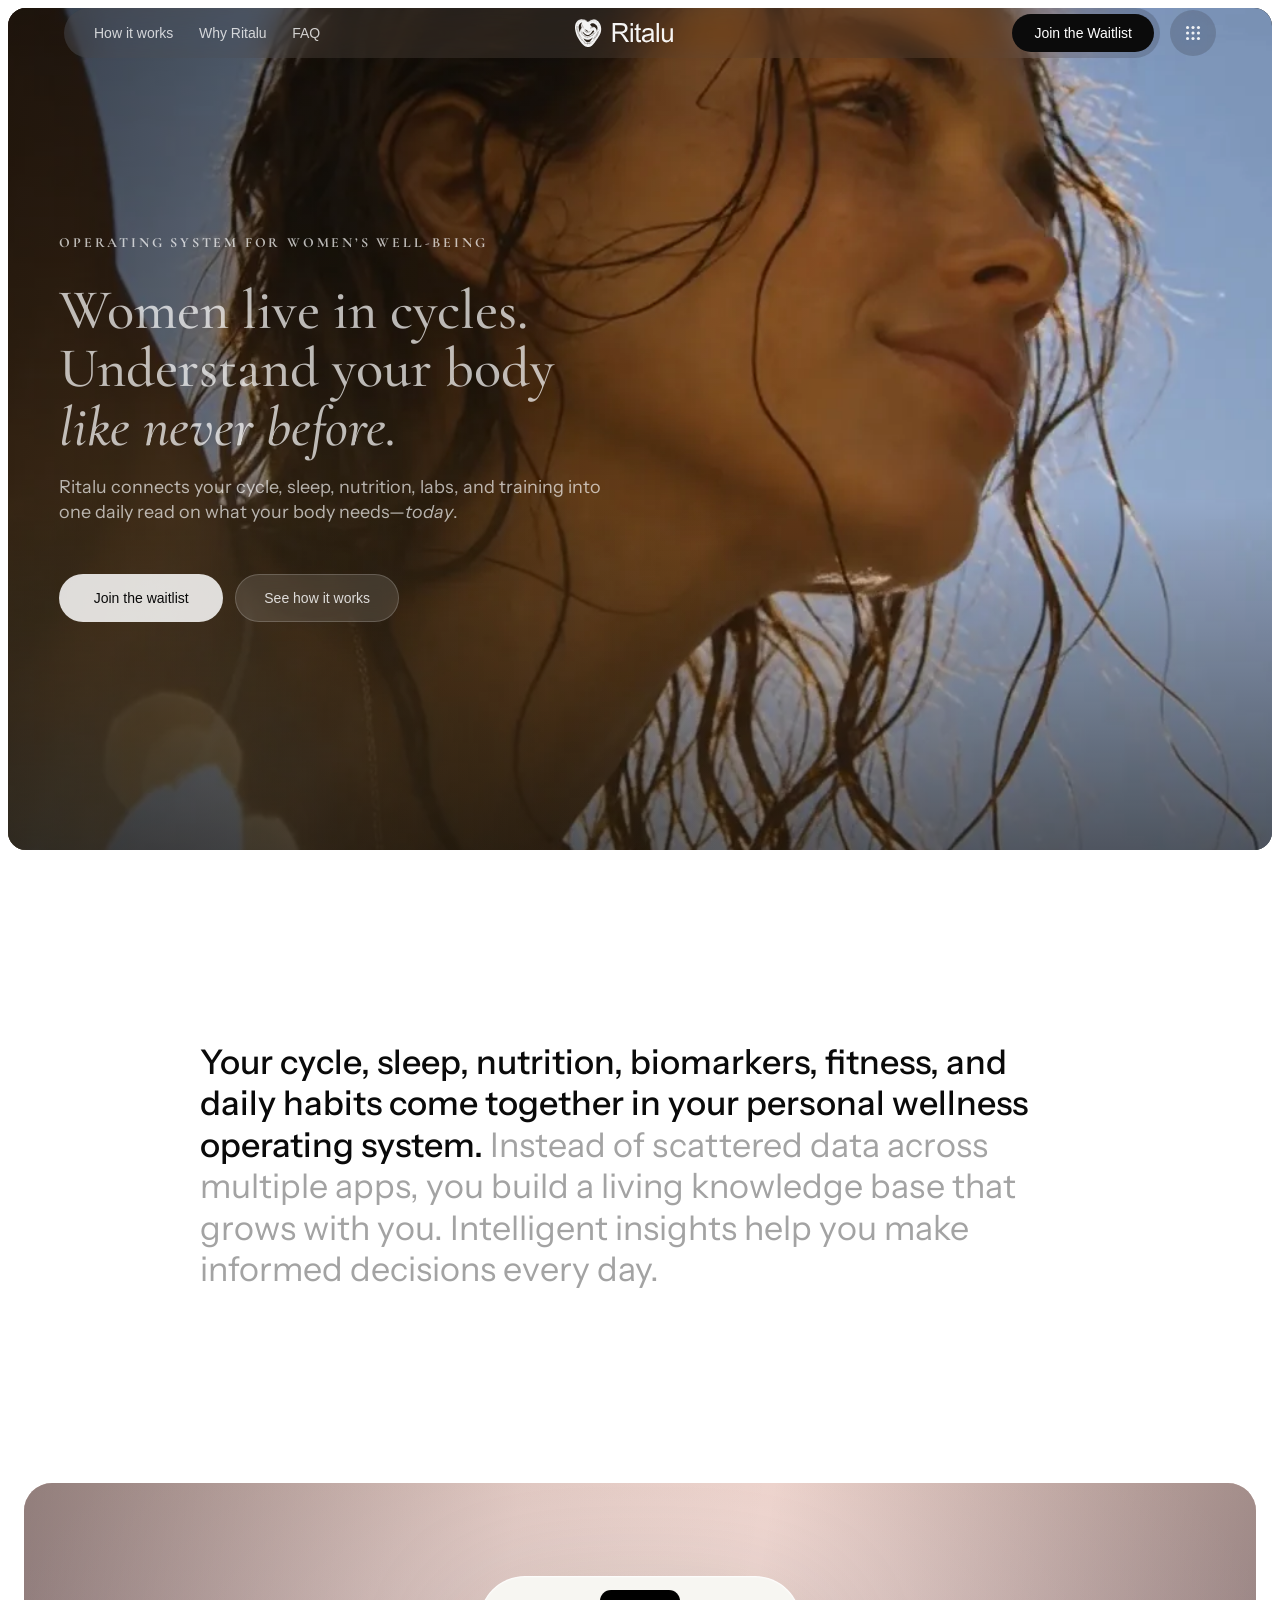
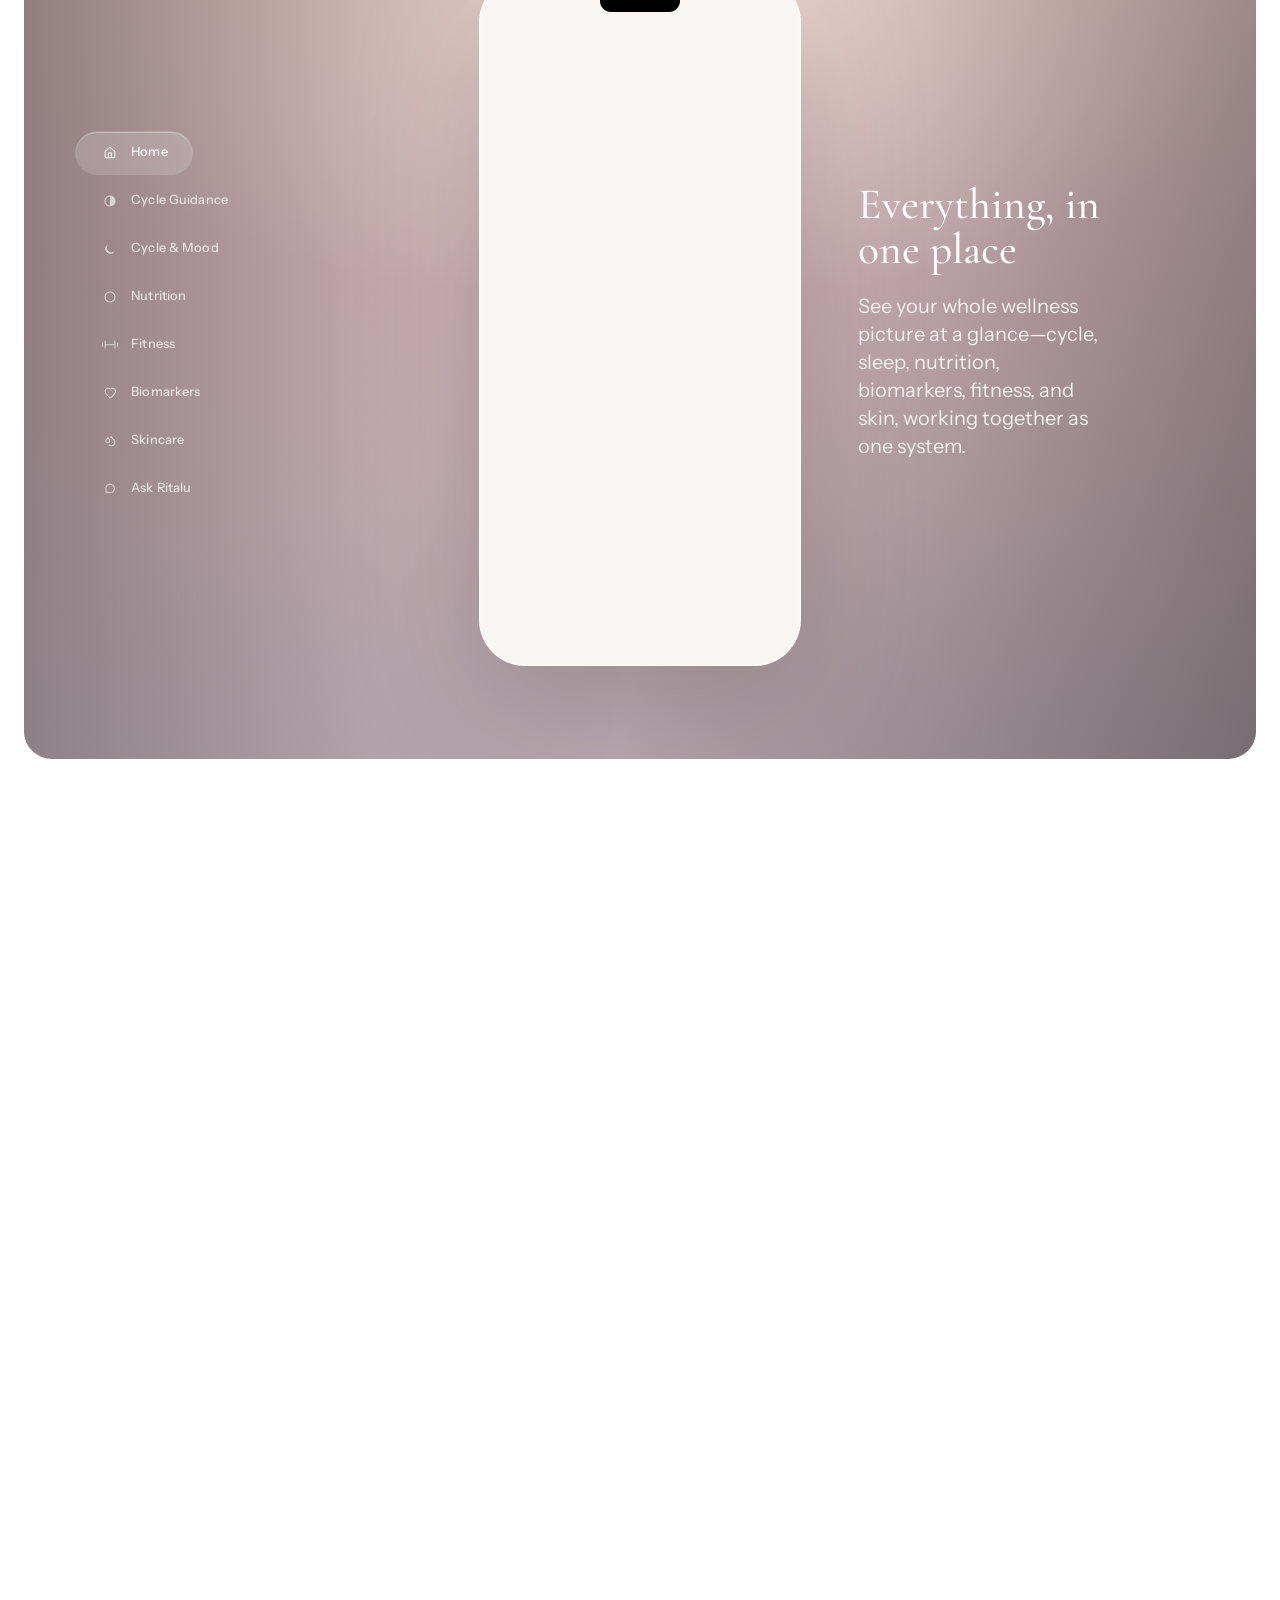
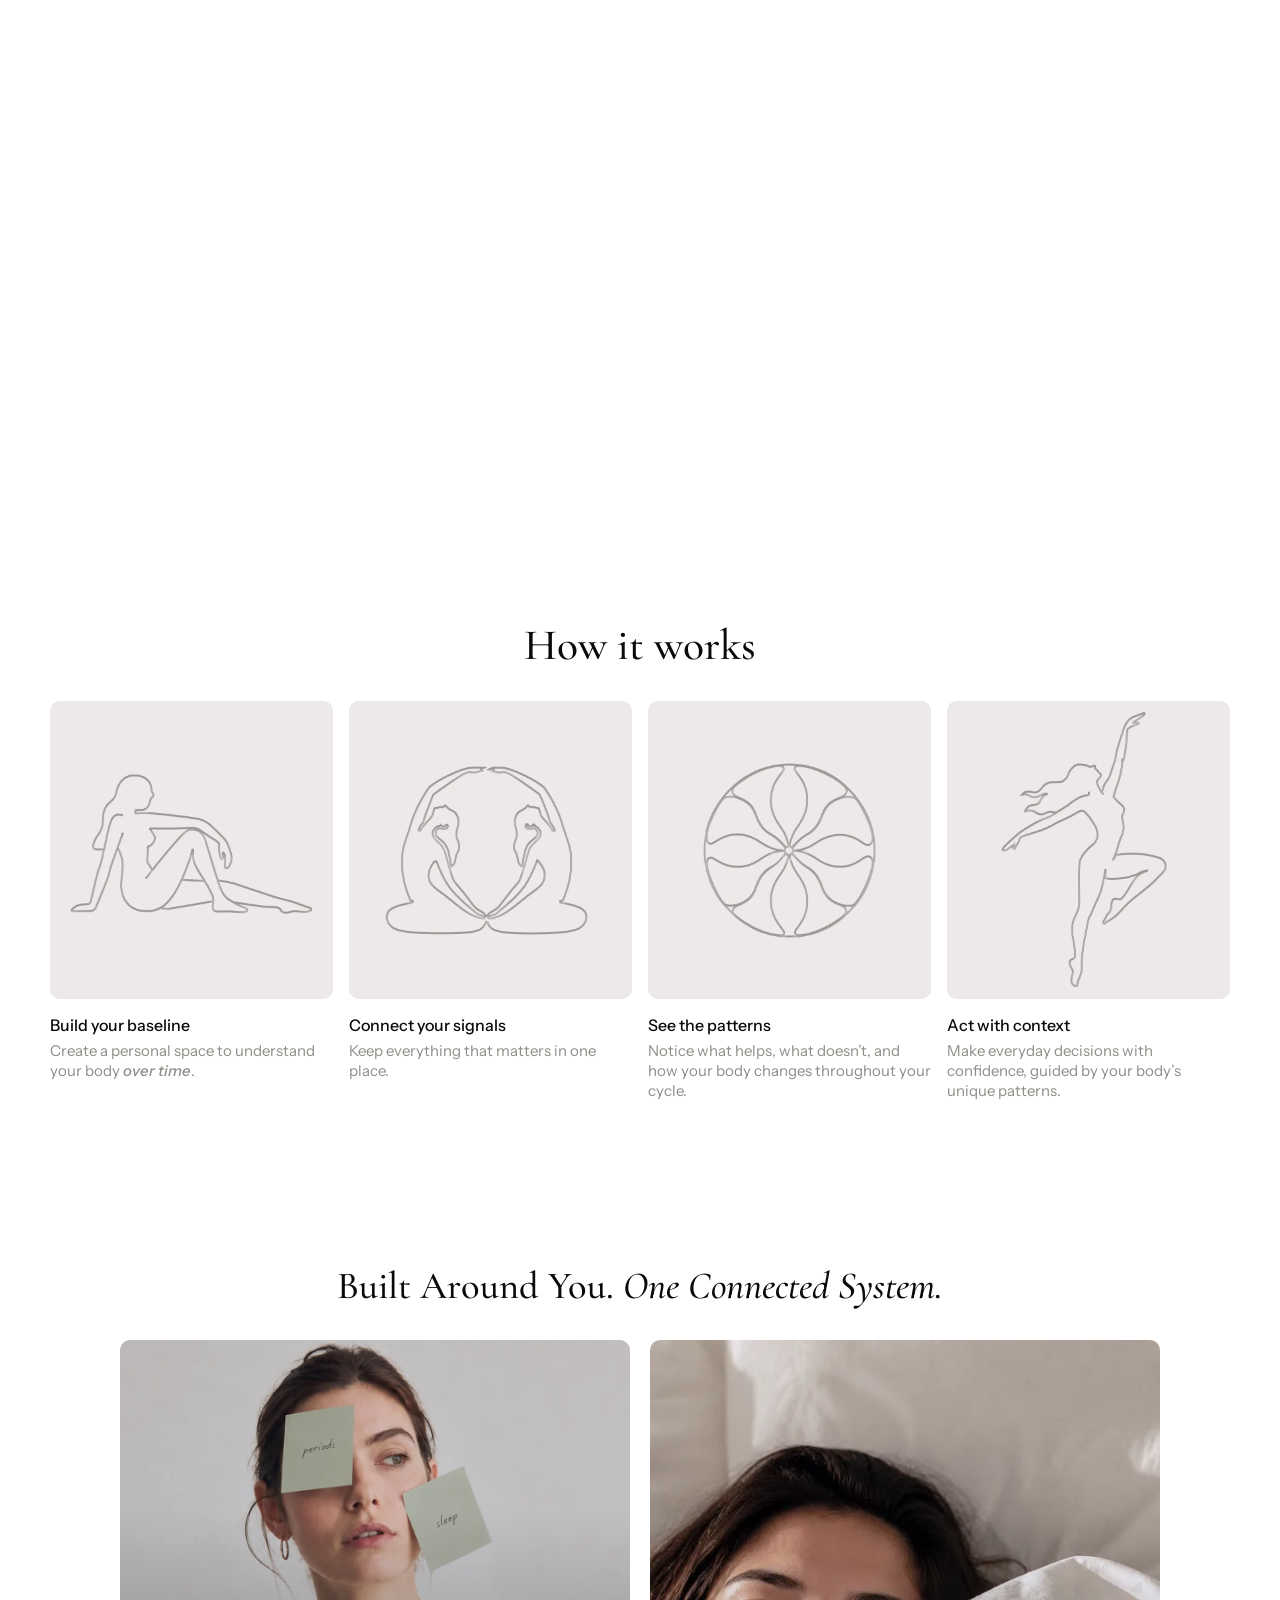
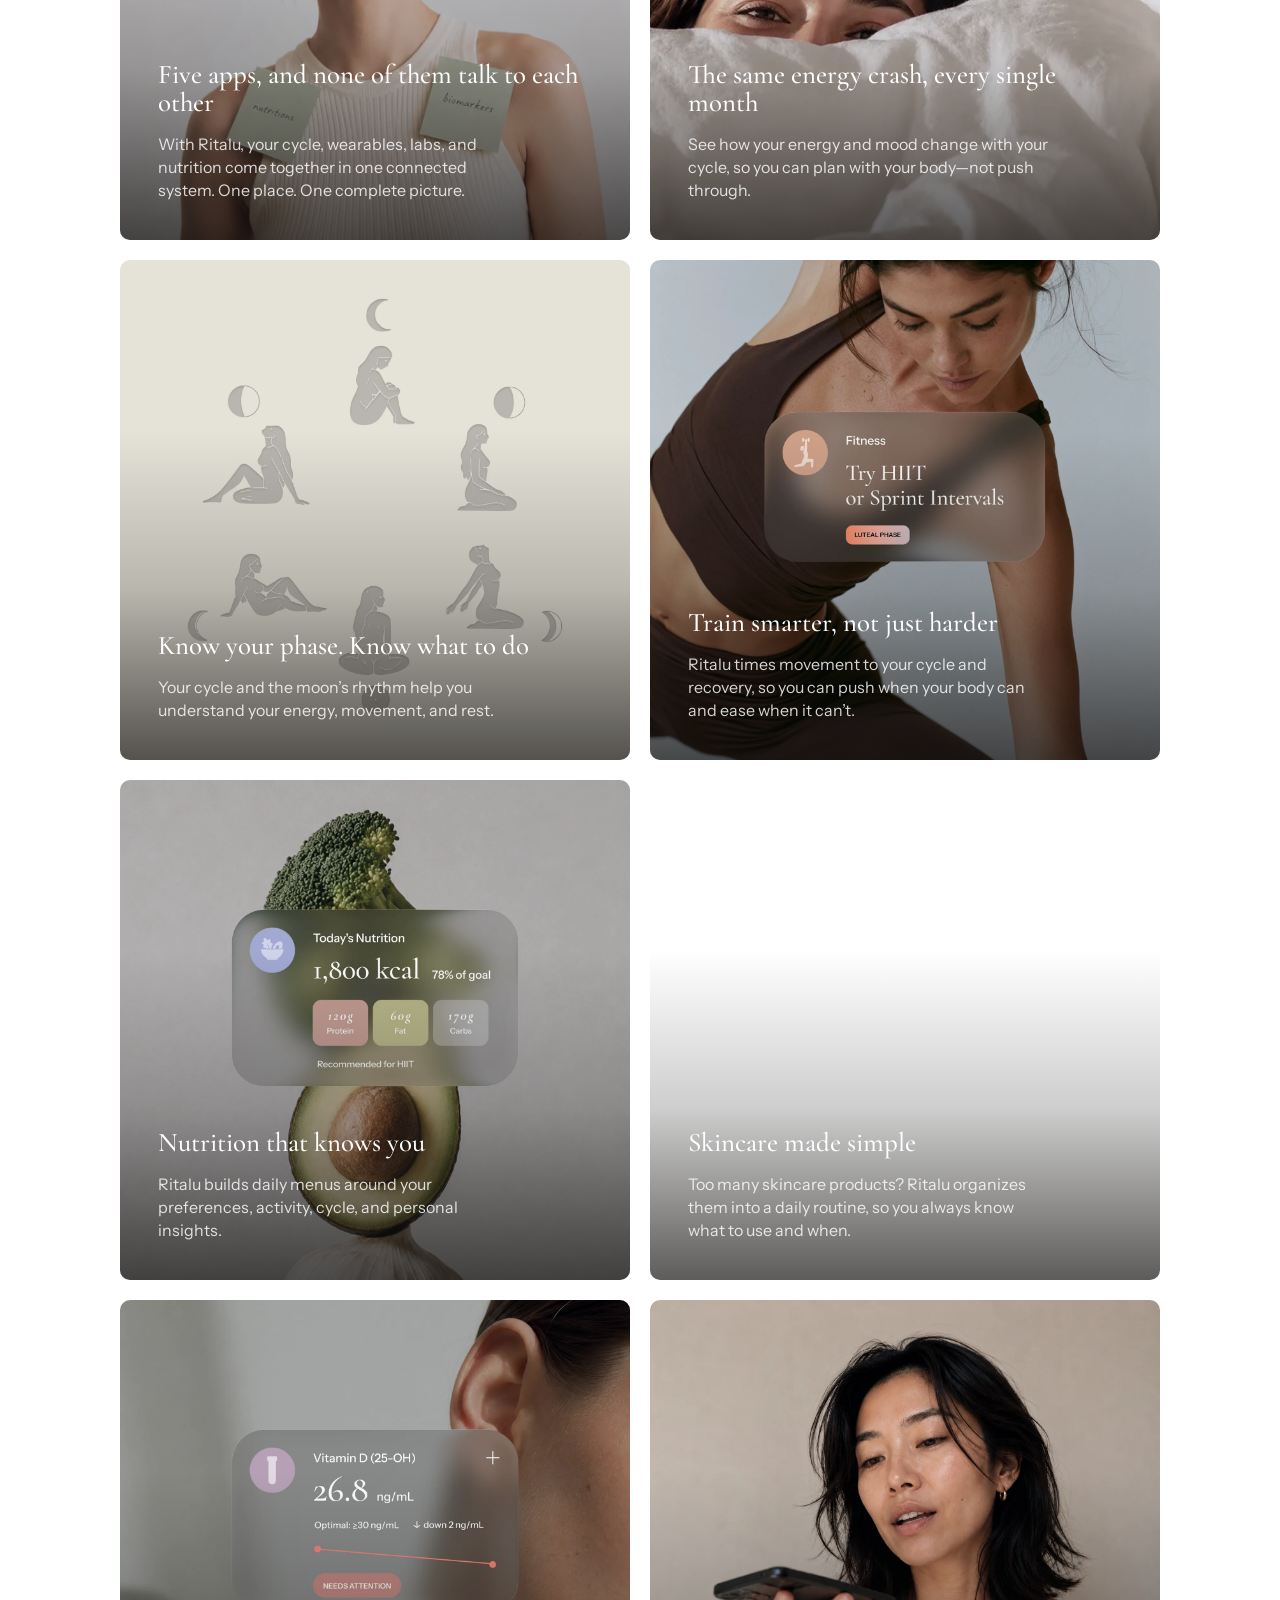
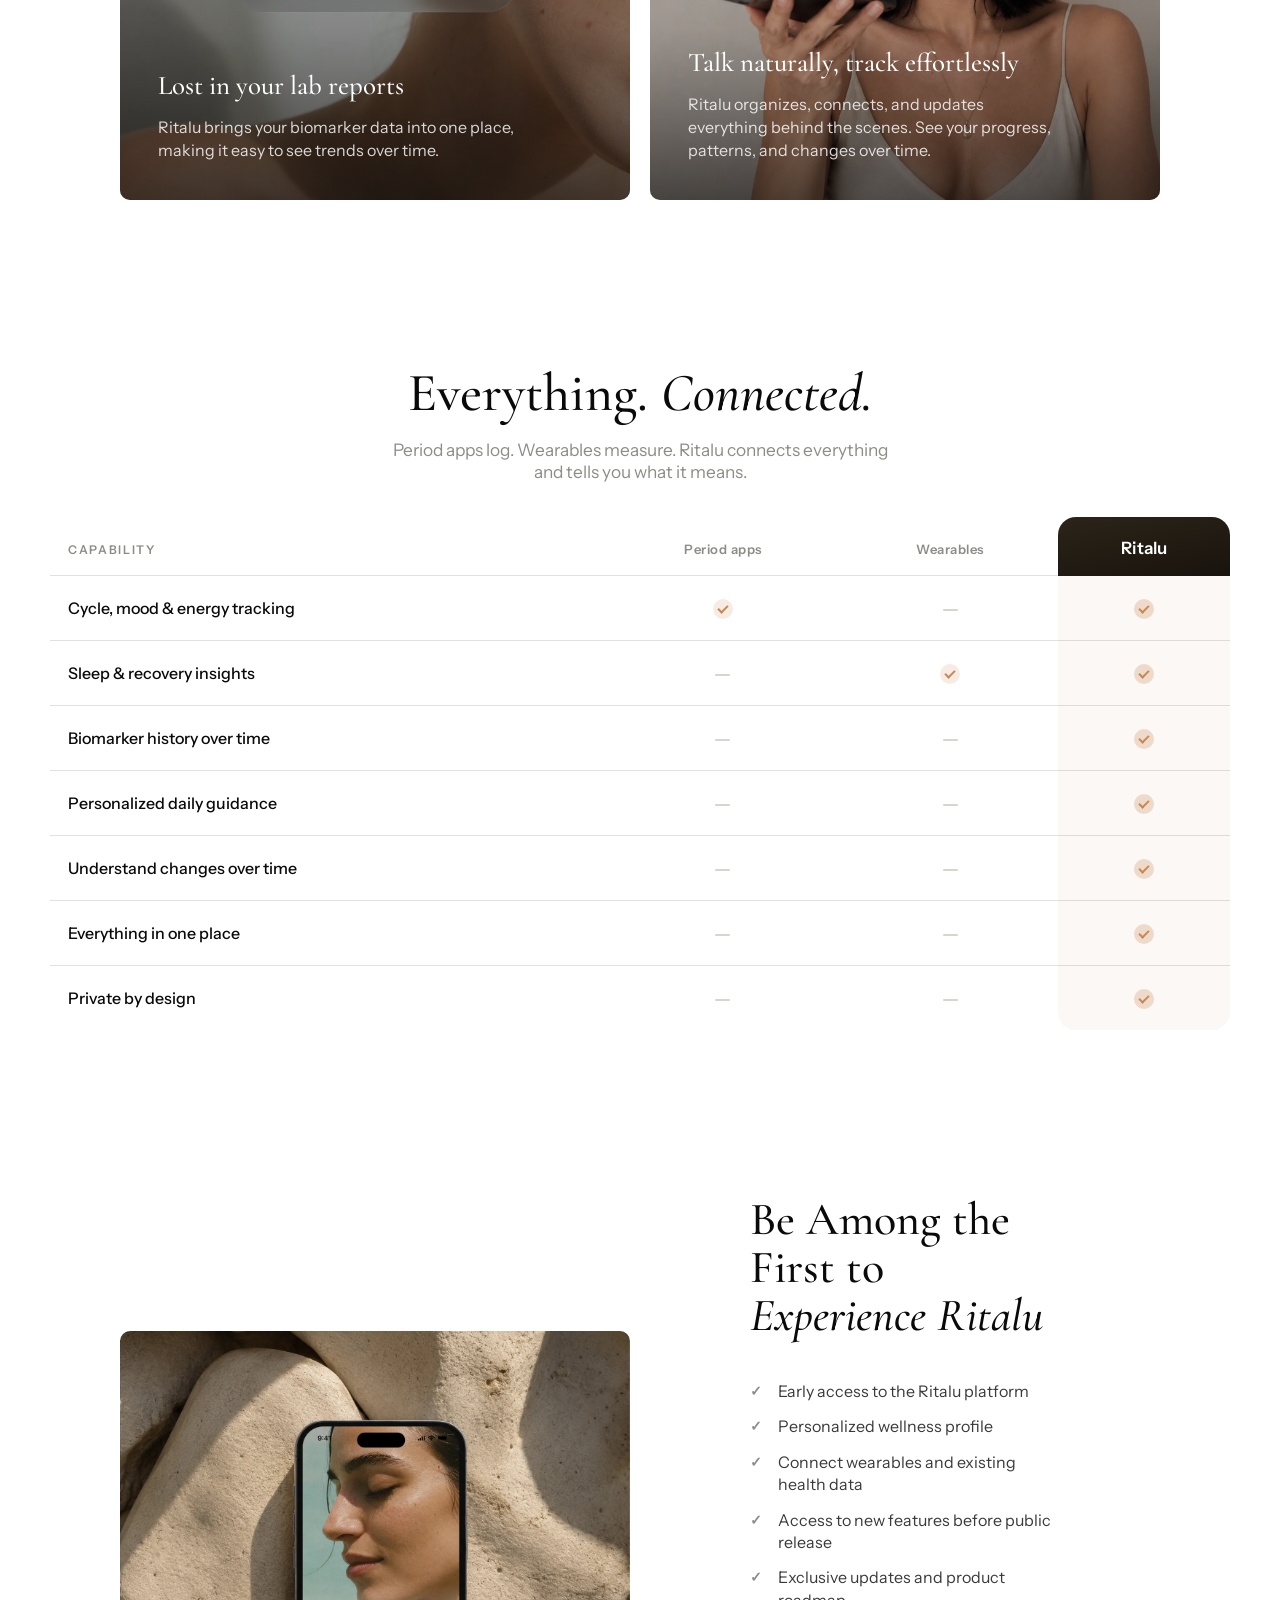
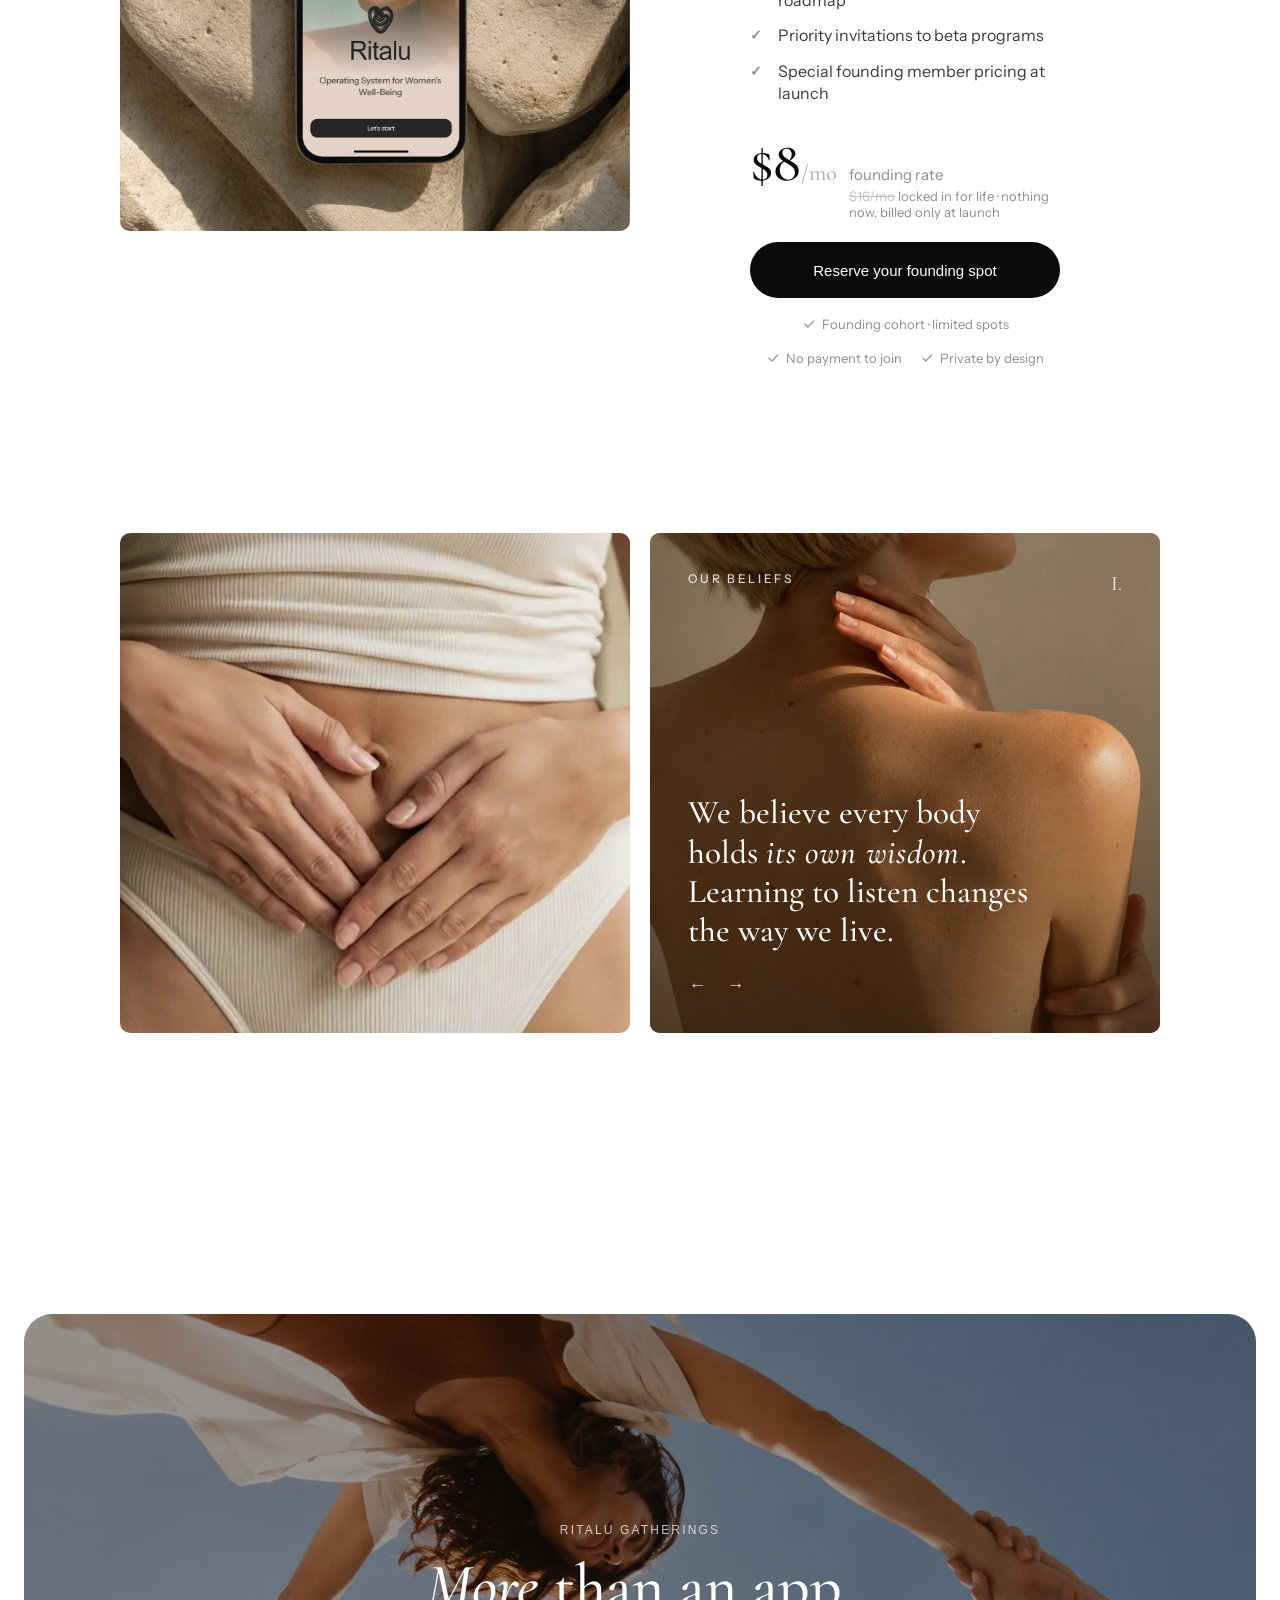
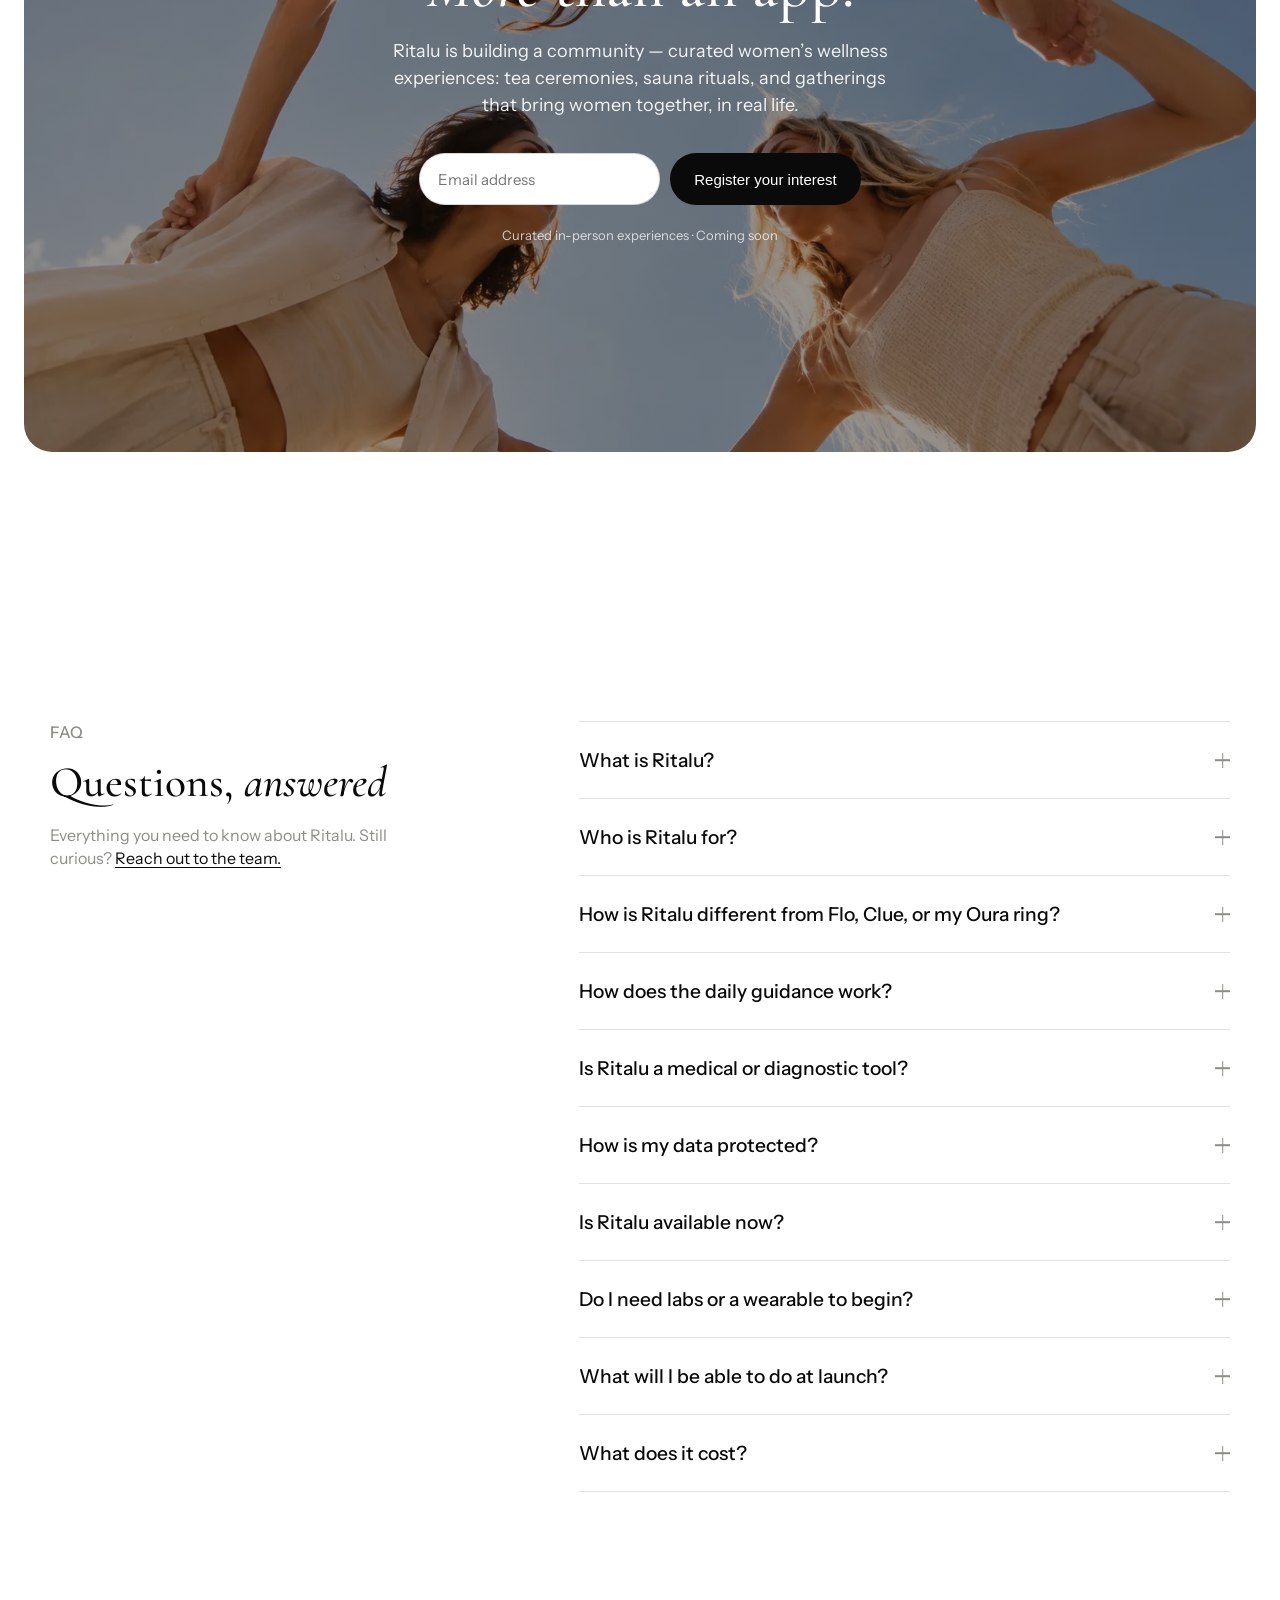
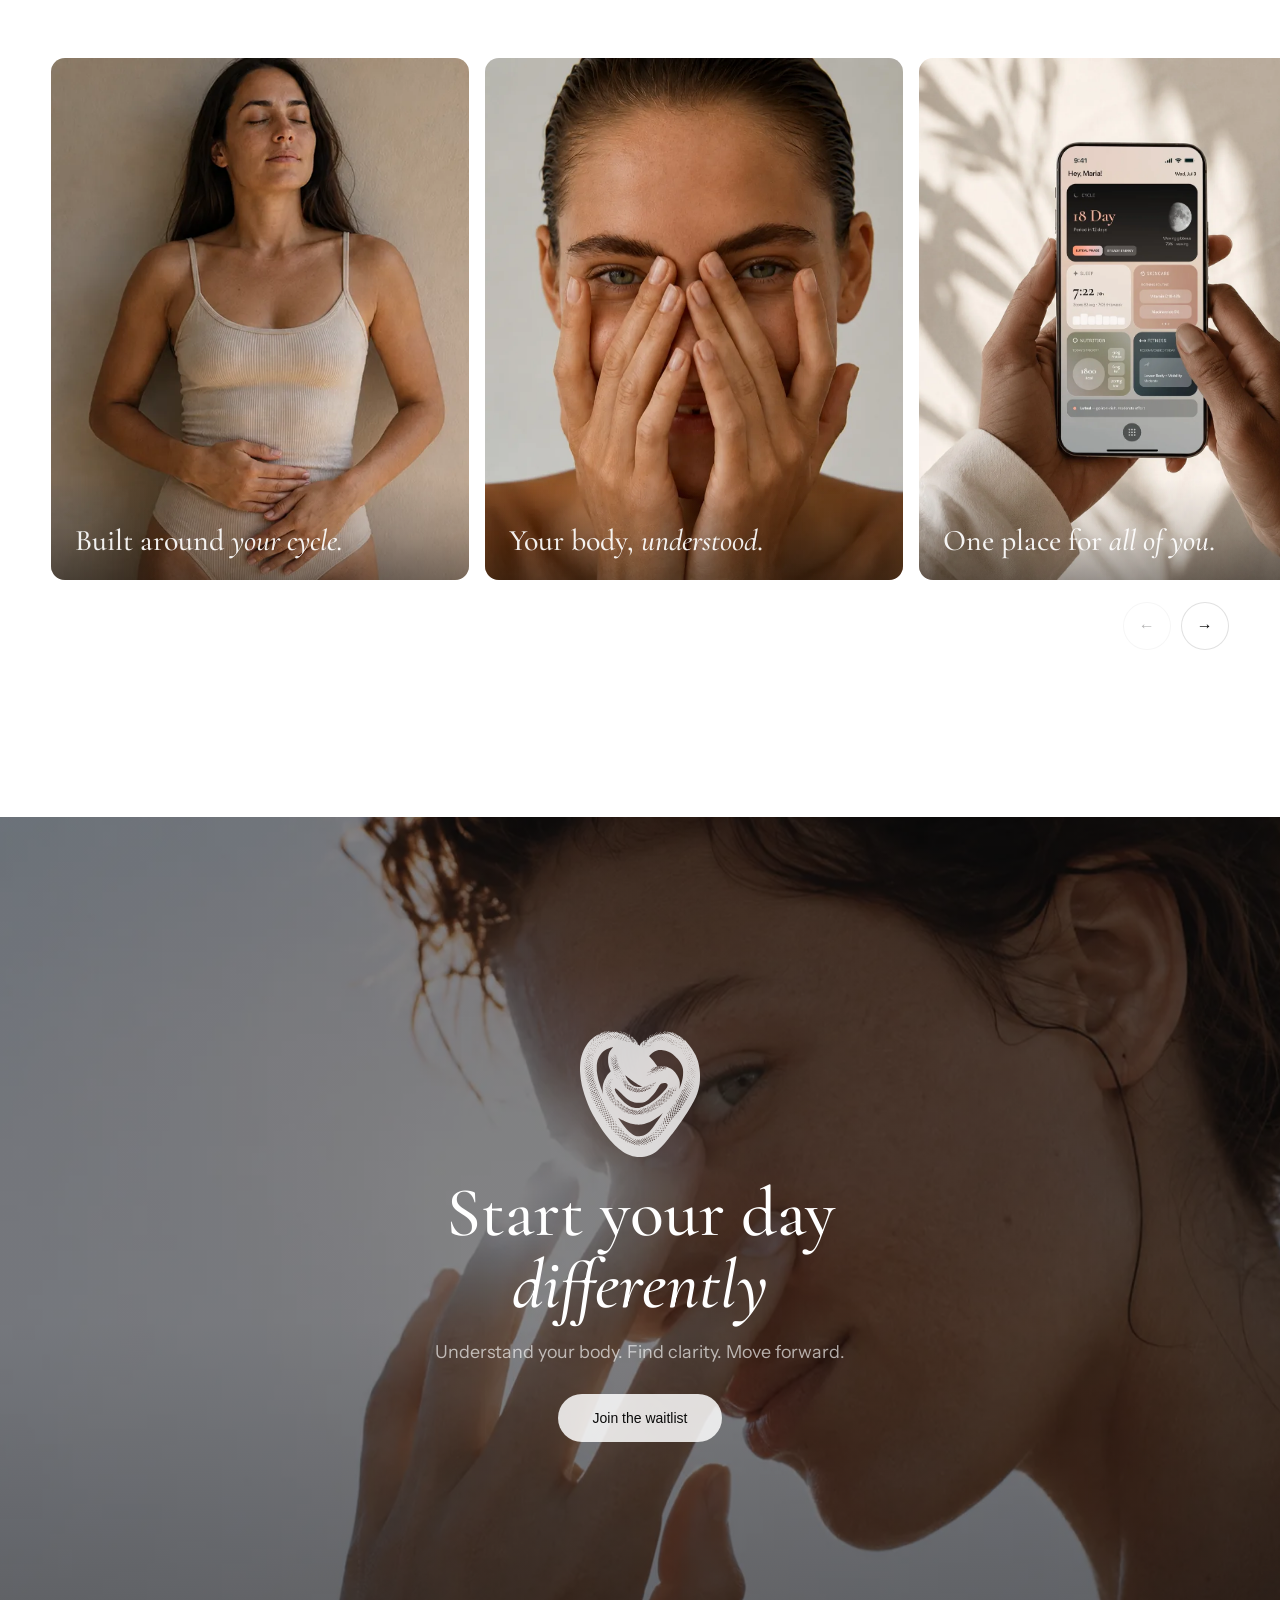
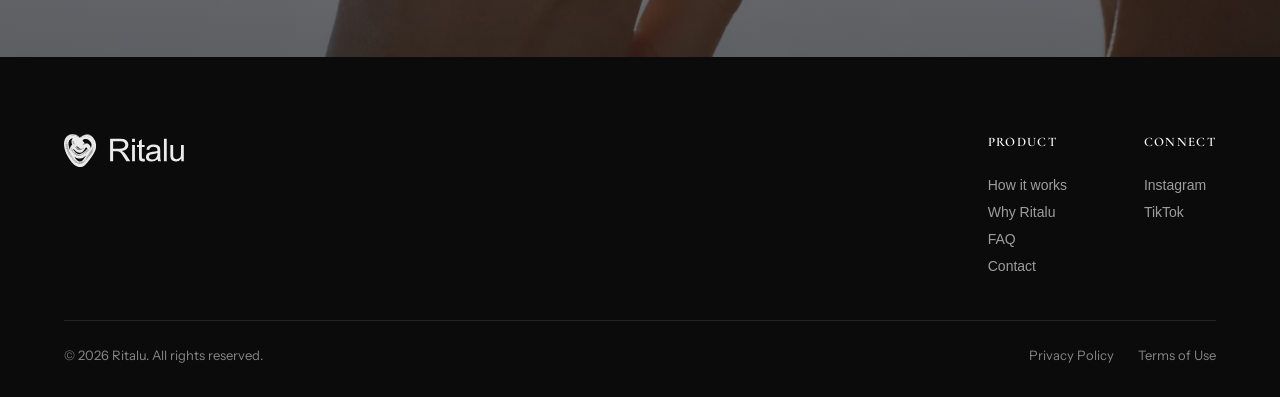
<file: index.html>
<!doctype html>
<html lang="en">
  <head>
    <meta charset="UTF-8" />
    <meta name="viewport" content="width=device-width, initial-scale=1.0" />
    <title>Ritalu | Women's Well-Being OS</title>
    <meta
      name="description"
      content="Ritalu connects your cycle, sleep, nutrition, labs, and training into one daily read on what your body needs today — a private wellness system for women."
    />
    <link rel="icon" type="image/png" sizes="256x256" href="/favicon.png?v=3" />
    <link rel="icon" type="image/png" sizes="48x48" href="/favicon.png?v=3" />
    <link rel="apple-touch-icon" href="/favicon.png?v=3" />
    <link rel="preconnect" href="https://fonts.googleapis.com" />
    <link rel="preconnect" href="https://fonts.gstatic.com" crossorigin />
    <link
      href="https://fonts.googleapis.com/css2?family=Cormorant+Garamond:ital,wght@0,500;0,600;0,700;1,500;1,700&family=DM+Sans:wght@400&family=Inter:wght@400&family=Instrument+Sans:wght@400;500&display=swap"
      rel="stylesheet"
    />
    <link rel="stylesheet" href="styles.css?v=20260714-125" />

    <!-- Open Graph / Twitter (how the link looks when shared or run as an ad) -->
    <meta property="og:type" content="website" />
    <meta property="og:site_name" content="Ritalu" />
    <meta property="og:title" content="Ritalu — Understand your body, day by day" />
    <meta property="og:description" content="Your cycle, sleep, nutrition, biomarkers and fitness in one private system that tells you what to focus on today." />
    <meta property="og:url" content="https://www.ritalu.xyz/" />
    <meta property="og:image" content="https://www.ritalu.xyz/assets/og-image.jpg?v=1" />
    <meta property="og:image:width" content="1200" />
    <meta property="og:image:height" content="630" />
    <meta name="twitter:card" content="summary_large_image" />
    <meta name="twitter:title" content="Ritalu — Understand your body, day by day" />
    <meta name="twitter:description" content="Your cycle, sleep, nutrition, biomarkers and fitness in one private system that tells you what to focus on today." />
    <meta name="twitter:image" content="https://www.ritalu.xyz/assets/og-image.jpg?v=1" />

    <!-- ============================================================
         MARKETING CONFIG — paste your IDs/URLs here, then re-deploy.
         Everything works with blanks; tracking simply stays off.
         ============================================================ -->
    <script>
      window.RITALU = {
        ga4Id: "G-58Z88E3GZ2",   // Google Analytics 4
        metaPixelId: "",     // Meta/Instagram Ads pixel, e.g. "1234567890"
        tiktokPixelId: "",   // TikTok Ads pixel, e.g. "CXXXXXXXXXXXXX"
        surveyUrl: "https://form.typeform.com/to/akTg2ftL", // your Typeform (email + 6 questions + referral)
        waitlistEndpoint: "", // optional Formspree/Getform URL to also POST the email to; leave "" to skip
        // Google Form -> Google Sheet (waitlist signups)
        googleForm: {
          action: "https://docs.google.com/forms/d/e/1FAIpQLScjnIJdjdt7SF-nxEYYPFFTloNPpOIDget_KtjC98pvs83z8Q/formResponse",
          name: "entry.82546677",
          email: "entry.659448145",
          intent: "entry.1961512946"
        }
      };
    </script>
    <script>
      (function () {
        var C = window.RITALU || {};
        if (C.ga4Id) {
          var s = document.createElement("script");
          s.async = true; s.src = "https://www.googletagmanager.com/gtag/js?id=" + C.ga4Id;
          document.head.appendChild(s);
          window.dataLayer = window.dataLayer || [];
          window.gtag = function () { dataLayer.push(arguments); };
          gtag("js", new Date()); gtag("config", C.ga4Id);
        }
        if (C.metaPixelId) {
          !function(f,b,e,v,n,t,s){if(f.fbq)return;n=f.fbq=function(){n.callMethod?n.callMethod.apply(n,arguments):n.queue.push(arguments)};if(!f._fbq)f._fbq=n;n.push=n;n.loaded=!0;n.version="2.0";n.queue=[];t=b.createElement(e);t.async=!0;t.src=v;s=b.getElementsByTagName(e)[0];s.parentNode.insertBefore(t,s)}(window,document,"script","https://connect.facebook.net/en_US/fbevents.js");
          fbq("init", C.metaPixelId); fbq("track", "PageView");
        }
        if (C.tiktokPixelId) {
          !function(w,d,t){w.TiktokAnalyticsObject=t;var ttq=w[t]=w[t]||[];ttq.methods=["page","track","identify","instances","debug","on","off","once","ready","alias","group","enableCookie","disableCookie"];ttq.setAndDefer=function(t,e){t[e]=function(){t.push([e].concat(Array.prototype.slice.call(arguments,0)))}};for(var i=0;i<ttq.methods.length;i++)ttq.setAndDefer(ttq,ttq.methods[i]);ttq.instance=function(t){for(var e=ttq._i[t]||[],n=0;n<ttq.methods.length;n++)ttq.setAndDefer(e,ttq.methods[n]);return e};ttq.load=function(e,n){var i="https://analytics.tiktok.com/i18n/pixel/events.js";ttq._i=ttq._i||{};ttq._i[e]=[];ttq._i[e]._u=i;ttq._t=ttq._t||{};ttq._t[e]=+new Date;ttq._o=ttq._o||{};ttq._o[e]=n||{};var o=d.createElement("script");o.type="text/javascript";o.async=!0;o.src=i+"?sdkid="+e+"&lib="+t;var a=d.getElementsByTagName("script")[0];a.parentNode.insertBefore(o,a)};ttq.load(C.tiktokPixelId);ttq.page()}(window,document,"ttq");
        }
        window.ritTrack = function (name, params) {
          params = params || {};
          try { if (window.gtag) gtag("event", name, params); } catch (e) {}
          try { if (window.fbq) fbq("trackCustom", name, params); } catch (e) {}
          try { if (window.ttq) ttq.track(name, params); } catch (e) {}
          if (!C.ga4Id && !C.metaPixelId && !C.tiktokPixelId) { try { console.debug("[ritTrack]", name, params); } catch (e) {} }
        };
      })();
    </script>

    <!-- Structured data: entity clarity + FAQ rich results for Google & AI answer engines -->
    <script type="application/ld+json">
    {
      "@context": "https://schema.org",
      "@graph": [
        {
          "@type": "Organization",
          "@id": "https://www.ritalu.xyz/#organization",
          "name": "Ritalu",
          "url": "https://www.ritalu.xyz/",
          "logo": "https://www.ritalu.xyz/assets/favicon.png",
          "description": "Ritalu is a private operating system for women's well-being that brings cycle, sleep, nutrition, biomarkers, fitness, and daily habits into one place.",
          "sameAs": ["https://www.instagram.com/ritalu_xyz/", "https://www.tiktok.com/@ritalu_xyz"]
        },
        {
          "@type": "WebSite",
          "@id": "https://www.ritalu.xyz/#website",
          "name": "Ritalu",
          "url": "https://www.ritalu.xyz/",
          "publisher": { "@id": "https://www.ritalu.xyz/#organization" }
        },
        {
          "@type": "SoftwareApplication",
          "name": "Ritalu",
          "applicationCategory": "LifestyleApplication",
          "operatingSystem": "iOS, Android, Web",
          "url": "https://www.ritalu.xyz/",
          "description": "A private wellness app for women that connects your cycle, sleep, nutrition, biomarkers, and fitness and turns them into a personal daily brief on what to focus on.",
          "offers": {
            "@type": "Offer",
            "price": "8",
            "priceCurrency": "USD",
            "availability": "https://schema.org/PreOrder"
          }
        },
        {
          "@type": "FAQPage",
          "mainEntity": [
            {
              "@type": "Question",
              "name": "What is Ritalu?",
              "acceptedAnswer": { "@type": "Answer", "text": "Ritalu is an operating system for women's well-being — one private platform that brings your cycle, sleep, nutrition, biomarkers, fitness, and daily habits together and turns them into simple, personal guidance, so you can understand your body and act with context." }
            },
            {
              "@type": "Question",
              "name": "Who is Ritalu for?",
              "acceptedAnswer": { "@type": "Answer", "text": "Women who want to understand their body over time — especially anyone tired of juggling separate apps for cycle, sleep, nutrition, and labs, and who wants one clear picture instead of scattered data." }
            },
            {
              "@type": "Question",
              "name": "How is Ritalu different from Flo, Clue, or my Oura ring?",
              "acceptedAnswer": { "@type": "Answer", "text": "Each of those does one thing — a period app logs your cycle, a wearable measures sleep or recovery. Ritalu connects them: it brings your cycle, wearables, labs, and daily habits into one place and turns them into a single daily read on what to focus on — something no single app or device does on its own." }
            },
            {
              "@type": "Question",
              "name": "How does the daily guidance work?",
              "acceptedAnswer": { "@type": "Answer", "text": "Each day, Ritalu reads your cycle phase and recent signals — sleep, energy, and more — and gives you a short, personal brief on what to prioritize: how to move, eat, and recover that day. The more you use it, the more tailored it gets." }
            },
            {
              "@type": "Question",
              "name": "Is Ritalu a medical or diagnostic tool?",
              "acceptedAnswer": { "@type": "Answer", "text": "No. Ritalu is a wellness and self-knowledge tool, not a medical device — it doesn't diagnose, treat, or replace your doctor. It helps you understand your own patterns and make everyday decisions with more context." }
            },
            {
              "@type": "Question",
              "name": "How is my data protected?",
              "acceptedAnswer": { "@type": "Answer", "text": "Your data is encrypted and always under your control. We never sell it. You decide what to connect, and you can export or delete everything at any time." }
            },
            {
              "@type": "Question",
              "name": "Is Ritalu available now?",
              "acceptedAnswer": { "@type": "Answer", "text": "Ritalu is in early access. Join the waitlist and we'll invite you as we open spots in each cohort." }
            },
            {
              "@type": "Question",
              "name": "Do I need labs or a wearable to begin?",
              "acceptedAnswer": { "@type": "Answer", "text": "No. You can start with a guided profile today and connect labs, wearables, and daily check-ins whenever you're ready — your insights grow richer as you add more." }
            },
            {
              "@type": "Question",
              "name": "What will I be able to do at launch?",
              "acceptedAnswer": { "@type": "Answer", "text": "Connect labs and wearables, see your cycle, sleep, nutrition, and biomarkers in one dashboard, get cycle-aware daily guidance, and ask an AI companion about your body and patterns." }
            },
            {
              "@type": "Question",
              "name": "What does it cost?",
              "acceptedAnswer": { "@type": "Answer", "text": "Joining the waitlist is free, with nothing charged now. Founding members lock in $8/mo — half the planned $16 — billed only when Ritalu launches." }
            }
          ]
        }
      ]
    }
    </script>
  </head>
  <body>
    <header class="site-nav" data-nav>
      <nav class="nav" aria-label="Main navigation">
        <div class="nav__links">
          <a href="#explore">How it works</a>
          <a href="#why-ritalu">Why Ritalu</a>
          <a href="#faq">FAQ</a>
        </div>
        <a class="logo" href="#" aria-label="Ritalu home">
          <img loading="lazy" decoding="async" src="assets/ritalu-logo.svg?v=2" alt="Ritalu" />
        </a>
        <div class="nav__actions">
          <a class="nav__cta" href="#membership">Join the Waitlist</a>
        </div>
      </nav>
      <button class="nav__menu" type="button" aria-label="Open menu" aria-expanded="false">
        <svg viewBox="0 0 22 22" aria-hidden="true">
          <circle cx="5" cy="5" r="1.7" /><circle cx="11" cy="5" r="1.7" /><circle cx="17" cy="5" r="1.7" />
          <circle cx="5" cy="11" r="1.7" /><circle cx="11" cy="11" r="1.7" /><circle cx="17" cy="11" r="1.7" />
          <circle cx="5" cy="17" r="1.7" /><circle cx="11" cy="17" r="1.7" /><circle cx="17" cy="17" r="1.7" />
        </svg>
      </button>
    </header>
    <main>
      <section class="hero" aria-label="Ritalu landing page hero">
        <video
          class="hero__image"
          src="assets/hero.mp4?v=4"
          poster="assets/hero-poster.webp?v=1"
          autoplay
          muted
          loop
          playsinline
          preload="auto"
          aria-hidden="true"
        ></video>
        <div class="hero__shade"></div>

        <div class="hero__copy reveal">
          <p class="hero__eyebrow">Operating System for <span class="hero__eyebrow-2">Women&rsquo;s Well-Being</span></p>
          <h1>Women live in cycles.<br />Understand your body<br /><em>like never before.</em></h1>
          <p>
            Ritalu connects your cycle, sleep, nutrition, labs, and training
            into one daily read on what your body needs&mdash;<em>today</em>.
          </p>
          <div class="hero__actions">
            <a class="button button--dark" href="#membership">Join the waitlist</a>
            <a class="button button--light" href="#explore">See how it works</a>
          </div>
        </div>
      </section>

      <section class="intro-module reveal" aria-label="Ritalu overview">
        <p>
          <strong>
            Your cycle, sleep, nutrition, biomarkers, fitness, and daily habits
            come together in your personal wellness operating system.
          </strong>
          <span>
            Instead of scattered data across multiple apps, you build a living
            knowledge base that grows with you. Intelligent insights help you
            make informed decisions every day.
          </span>
        </p>
      </section>

      <section id="explore" class="wellness-story" aria-label="Connected wellness dashboard">
        <div class="wellness-module reveal">
          <div class="wellness-module__bg" aria-hidden="true">
            <div class="wm-layer is-active" data-bg="0"></div>
            <div class="wm-layer" data-bg="1"></div>
            <div class="wm-layer" data-bg="2"></div>
            <div class="wm-layer" data-bg="3"></div>
            <div class="wm-layer" data-bg="4"></div>
            <div class="wm-layer" data-bg="5"></div>
            <div class="wm-layer" data-bg="6"></div>
            <div class="wm-layer" data-bg="7"></div>
            <div class="wm-veil"></div>
          </div>
          <ul class="wellness-module__nav" aria-label="Wellness categories">
            <li class="is-active">
              <svg class="wellness-module__nav-icon" viewBox="0 0 31 31" aria-hidden="true"><path d="M17.25 16.167C17.25 16.145 17.2411 16.124 17.2256 16.1084C17.21 16.0928 17.189 16.0841 17.167 16.084H13.833C13.811 16.0841 13.79 16.0928 13.7744 16.1084C13.7589 16.124 13.75 16.145 13.75 16.167V22.084H17.25V16.167ZM18.75 22.084H21.333C21.5761 22.084 21.8095 21.9873 21.9814 21.8154C22.1534 21.6435 22.25 21.4101 22.25 21.167V13.667C22.25 13.5338 22.221 13.4021 22.165 13.2812C22.1089 13.1603 22.0266 13.0529 21.9248 12.9668L21.9209 12.9629L16.0918 7.96582V7.9668C15.9263 7.82696 15.7166 7.75 15.5 7.75C15.2834 7.75 15.0737 7.82696 14.9082 7.9668L14.9072 7.96582L9.0791 12.9629L9.0752 12.9668C8.97335 13.0529 8.89109 13.1603 8.83496 13.2812C8.77896 13.4021 8.74997 13.5338 8.75 13.667V21.167C8.75 21.4101 8.84665 21.6435 9.01855 21.8154C9.19045 21.9873 9.42394 22.084 9.66699 22.084H12.25V16.167C12.25 15.7472 12.417 15.3448 12.7139 15.0479C13.0107 14.751 13.4132 14.5841 13.833 14.584H17.167C17.5868 14.5841 17.9893 14.751 18.2861 15.0479C18.583 15.3448 18.75 15.7472 18.75 16.167V22.084ZM23.75 21.167C23.75 21.8079 23.4952 22.4228 23.042 22.876C22.5888 23.3291 21.9739 23.584 21.333 23.584H9.66699C9.02611 23.584 8.41121 23.3291 7.95801 22.876C7.5048 22.4228 7.25 21.8079 7.25 21.167V13.667C7.24995 13.3155 7.32668 12.9682 7.47461 12.6494C7.62183 12.3322 7.83596 12.0505 8.10254 11.8242L13.9365 6.82422L13.9404 6.82129C14.3766 6.45266 14.9289 6.25 15.5 6.25C16.0711 6.25 16.6234 6.45266 17.0596 6.82129L17.0635 6.82422L22.8975 11.8242H22.8965C23.1633 12.0506 23.3781 12.332 23.5254 12.6494C23.6733 12.9682 23.75 13.3155 23.75 13.667V21.167Z" fill="currentColor" /></svg>
              <span>Home</span>
            </li>
            <li>
              <svg class="wellness-module__nav-icon" viewBox="0 0 31 31" aria-hidden="true"><path d="M24 15.5C24 20.1944 20.1944 24 15.5 24V22.5C15.5 22.5 15.5 18.866 15.5 15C15.5 11.134 15.5 8.5 15.5 8.5C11.634 8.5 8.5 11.634 8.5 15.5C8.5 19.366 11.634 22.5 15.5 22.5V24C10.8056 24 7 20.1944 7 15.5C7 10.8056 10.8056 7 15.5 7C20.1944 7 24 10.8056 24 15.5Z" fill="currentColor" /></svg>
              <span>Cycle Guidance</span>
            </li>
            <li>
              <svg class="wellness-module__nav-icon" viewBox="0 0 31 31" aria-hidden="true"><path d="M23 18.4075C22.4733 19.5611 21.6752 20.5699 20.6739 21.3479C19.6725 22.1259 18.4977 22.6499 17.2498 22.8751C16.0018 23.1003 14.718 23.0201 13.5078 22.6412C12.2977 22.2623 11.1973 21.5961 10.3006 20.6994C9.40395 19.8027 8.7377 18.7023 8.35882 17.4922C7.97993 16.282 7.89966 14.9982 8.12487 13.7502C8.35008 12.5023 8.87407 11.3275 9.65206 10.3261C10.4301 9.32478 11.4389 8.52666 12.5925 8C11.2123 9.38013 10.437 11.252 10.437 13.2038C10.437 15.1556 11.2123 17.0274 12.5925 18.4075C13.9726 19.7877 15.8444 20.563 17.7962 20.563C19.748 20.563 21.6199 19.7877 23 18.4075Z" fill="currentColor" /></svg>
              <span>Cycle &amp; Mood</span>
            </li>
            <li>
              <svg class="wellness-module__nav-icon" viewBox="0 0 31 31" aria-hidden="true"><path d="M22.5 15.5C22.5 11.634 19.366 8.5 15.5 8.5C11.634 8.5 8.5 11.634 8.5 15.5C8.5 19.366 11.634 22.5 15.5 22.5V24C10.8056 24 7 20.1944 7 15.5C7 10.8056 10.8056 7 15.5 7C20.1944 7 24 10.8056 24 15.5C24 20.1944 20.1944 24 15.5 24V22.5C19.366 22.5 22.5 19.366 22.5 15.5Z" fill="currentColor" /></svg>
              <span>Nutrition</span>
            </li>
            <li>
              <svg class="wellness-module__nav-icon" viewBox="0 0 31 31" aria-hidden="true"><path d="M8.68457 9V14.25H22.3154V9H23.8154V21H22.3154V15.75H8.68457V21H7.18457V9H8.68457ZM4.75 11.8887V18.1113H3.25V11.8887H4.75ZM27.75 11.8887V18.1113H26.25V11.8887H27.75Z" fill="currentColor" /></svg>
              <span>Fitness</span>
            </li>
            <li>
              <svg class="wellness-module__nav-icon" viewBox="0 0 31 31" aria-hidden="true"><path d="M18.375 7.41289C19.4045 7.13677 20.4861 7.21342 21.4717 7.62969C22.4558 8.04536 23.2894 8.77553 23.8701 9.71074C24.4499 10.6445 24.7542 11.7437 24.75 12.8621L24.7461 13.0789C24.6633 15.3001 23.3175 16.9339 22.1553 18.2146L22.1475 18.2244H22.1465L17.7529 22.908L17.752 22.907C17.5452 23.1552 17.2942 23.3627 17.0059 23.5086C16.6982 23.6642 16.3597 23.7474 16.0146 23.7498C15.6699 23.7522 15.331 23.6736 15.0215 23.5223C14.7282 23.3788 14.4708 23.1727 14.2598 22.9236L14.2588 22.9246L9.85254 18.2234L9.84473 18.2146C8.64562 16.8933 7.25 15.2033 7.25 12.8621C7.25008 11.7453 7.5577 10.6495 8.13867 9.71856C8.72003 8.787 9.55148 8.05901 10.5332 7.64434C11.5164 7.22911 12.5955 7.15089 13.623 7.42363C14.5272 7.66364 15.3448 8.16297 15.998 8.85625C16.65 8.15813 17.4691 7.65587 18.375 7.41289ZM8.75 12.8621C8.75 14.5721 9.74996 15.8778 10.9473 17.198L15.3535 21.8982C15.3658 21.9114 15.3773 21.9253 15.3887 21.9393C15.4739 22.0444 15.5743 22.123 15.6797 22.1746C15.7849 22.2261 15.8959 22.2506 16.0049 22.2498C16.1137 22.249 16.2243 22.2227 16.3291 22.1697C16.4342 22.1165 16.5339 22.0361 16.6182 21.9295L16.6592 21.8816L21.0527 17.198C22.2494 15.8784 23.25 14.5637 23.25 12.8621V12.8592C23.2537 12.0128 23.0228 11.1907 22.5957 10.5027C22.1689 9.81528 21.5696 9.29954 20.8877 9.01152C20.2072 8.72419 19.4679 8.6723 18.7637 8.86113C18.0583 9.05034 17.4091 9.47576 16.9102 10.0936C16.9065 10.0981 16.9032 10.1028 16.8994 10.1072C16.7919 10.2339 16.6571 10.3396 16.502 10.4139C16.3464 10.4882 16.1753 10.5281 16 10.5281C15.8247 10.5281 15.6536 10.4882 15.498 10.4139C15.3429 10.3396 15.2081 10.234 15.1006 10.1072C15.0975 10.1036 15.0948 10.0992 15.0918 10.0955C14.5913 9.48182 13.9426 9.06085 13.2383 8.87383C12.5349 8.68712 11.7965 8.73928 11.1172 9.02617C10.4365 9.31366 9.83859 9.82758 9.41113 10.5125C8.98337 11.1979 8.75008 12.0173 8.75 12.8621Z" fill="currentColor" /></svg>
              <span>Biomarkers</span>
            </li>
            <li>
              <svg class="wellness-module__nav-icon" viewBox="0 0 31 31" aria-hidden="true"><path d="M17.5586 7.25001C17.9156 7.25147 18.2217 7.50436 18.291 7.8545C18.6449 9.64976 19.7159 11.3913 21.1396 12.5469C22.8289 13.9181 23.7489 15.6156 23.75 17.4658L23.7471 17.6982C23.7095 18.8541 23.3554 19.9795 22.7227 20.9473C22.0476 21.9797 21.0845 22.7871 19.9541 23.2656C18.8235 23.7443 17.5777 23.8722 16.375 23.6318C15.1723 23.3915 14.0686 22.7941 13.2031 21.918L14.2705 20.8643C14.9271 21.5288 15.762 21.9799 16.6689 22.1611C17.5758 22.3423 18.5155 22.2461 19.3691 21.8848C20.2231 21.5232 20.9543 20.9114 21.4678 20.126C21.9812 19.3406 22.2538 18.4171 22.25 17.4727V17.4697C22.25 16.1651 21.6147 14.8649 20.1943 13.7119C19.0958 12.8203 18.1781 11.6405 17.5537 10.333C17.4089 10.6358 17.2508 10.9324 17.0742 11.2188L15.7969 10.4316C16.2856 9.63944 16.633 8.76443 16.8213 7.84864L16.8584 7.72266C16.9705 7.44036 17.2461 7.24874 17.5586 7.25001ZM14.4727 15.2832C14.4726 14.6366 14.1666 13.9666 13.4141 13.3438C12.9076 12.9245 12.4633 12.4059 12.1133 11.8272C11.7636 12.4086 11.3179 12.9305 10.8027 13.3486C10.0533 13.957 9.75008 14.6384 9.75 15.2832C9.75 16.6409 10.8342 17.7295 12.1113 17.7295C13.3884 17.7294 14.4727 16.6408 14.4727 15.2832ZM15.9727 15.2832C15.9727 17.4291 14.2563 19.2294 12.1113 19.2295C9.96624 19.2295 8.25 17.4292 8.25 15.2832C8.25008 14.1132 8.81818 13.0271 9.85742 12.1836C10.615 11.5686 11.1832 10.627 11.375 9.6543L11.4121 9.52735C11.5224 9.24328 11.7978 9.04883 12.1113 9.04883C12.4695 9.04894 12.7774 9.30285 12.8467 9.6543C13.0375 10.6222 13.6115 11.5605 14.3701 12.1885C15.3907 13.0332 15.9726 14.0993 15.9727 15.2832Z" fill="currentColor" /></svg>
              <span>Skincare</span>
            </li>
            <li>
              <svg class="wellness-module__nav-icon" viewBox="0 0 31 31" aria-hidden="true"><path d="M11.3553 8.63183C12.7776 7.61577 14.5133 7.13463 16.2557 7.27343C17.9981 7.41228 19.6353 8.16227 20.8788 9.39061C22.1222 10.619 22.8915 12.2468 23.0516 13.9873C23.2117 15.7279 22.7524 17.4697 21.7538 18.9043C20.7552 20.3387 19.2814 21.3739 17.5936 21.8281C15.9206 22.2783 14.1436 22.1283 12.5702 21.4053C12.4747 21.3708 12.3723 21.3624 12.2723 21.3799L10.0477 22.0312C10.0419 22.0329 10.036 22.0346 10.0302 22.0361C9.79692 22.098 9.55114 22.0995 9.31726 22.04C9.08354 21.9806 8.86853 21.8619 8.69324 21.6963C8.518 21.5306 8.38783 21.3228 8.31531 21.0928C8.24281 20.8628 8.23067 20.618 8.27918 20.3818L8.29969 20.3017L8.995 18.1553C9.0138 18.0504 9.0041 17.9424 8.9657 17.8428C8.22441 16.2788 8.05183 14.5048 8.48133 12.8271C8.91493 11.1339 9.93308 9.64788 11.3553 8.63183ZM16.1366 8.76854C14.7466 8.65782 13.3621 9.04197 12.2274 9.85253C11.0928 10.6631 10.2804 11.8484 9.93445 13.1992C9.61027 14.4655 9.71524 15.8011 10.2284 16.998L10.3368 17.2353L10.3583 17.2851C10.5113 17.6713 10.5452 18.0943 10.4559 18.5C10.4508 18.5235 10.4448 18.5474 10.4374 18.5703L9.79969 20.54L11.9022 19.9258C11.9234 19.9196 11.9451 19.9144 11.9667 19.9101C12.3018 19.8437 12.6478 19.8608 12.9735 19.959L13.1122 20.0058L13.163 20.0273C14.4264 20.6173 15.8575 20.7422 17.204 20.3799C18.5504 20.0175 19.7257 19.1913 20.5223 18.0469C21.3189 16.9025 21.6861 15.5135 21.5585 14.125C21.4308 12.7364 20.8171 11.437 19.8251 10.457C18.8331 9.47711 17.5265 8.87931 16.1366 8.76854Z" fill="currentColor" /></svg>
              <span>Ask Ritalu</span>
            </li>
          </ul>

          <div class="wellness-module__device">
            <button class="wm-arrow wm-arrow--prev" type="button" data-wm-prev aria-label="Previous screen"><svg viewBox="0 0 24 24" aria-hidden="true"><path d="M5.64645 17.3536L6 17.7071L6.70711 17L6.35355 16.6464L6 17L5.64645 17.3536ZM2 13L1.60957 12.6877L1.64645 13.3536L2 13ZM6 17L6.35355 16.6464L2.35355 12.6464L2 13L1.64645 13.3536L5.64645 17.3536L6 17ZM2 13L2.39043 13.3123L6.39044 8.31235L6 8L5.60957 7.68765L1.60957 12.6877L2 13ZM22 13L22 12.5L2 12.5L2 13L2 13.5L22 13.5L22 13Z" fill="currentColor" /></svg></button>
            <div class="phone-device">
                <div class="phone-device__screen">
                  <img loading="lazy" decoding="async" class="phone-device__img" src="assets/cycle-intelligence-screen-4.webp?v=final3" alt="Ritalu home dashboard screen" style="display:block;width:100%;height:100%;object-fit:cover;border-radius:inherit;" />
                  <div class="app" style="display:none">
                    <div class="app__status">
                      <span class="app__time">9:41</span>
                      <span class="app__sys">
                        <svg class="app__sys-ico" viewBox="0 0 18 12" aria-hidden="true"><rect x="0" y="8" width="3" height="4" rx="0.6" /><rect x="5" y="5" width="3" height="7" rx="0.6" /><rect x="10" y="2.5" width="3" height="9.5" rx="0.6" /><rect x="15" y="0" width="3" height="12" rx="0.6" /></svg>
                        <svg class="app__sys-ico app__sys-wifi" viewBox="0 0 16 13" aria-hidden="true"><path d="M1.4 4.6a10 10 0 0 1 13.2 0" /><path d="M4 7.3a6 6 0 0 1 8 0" /><path d="M6.5 9.8a2.5 2.5 0 0 1 3 0" /><circle cx="8" cy="11.6" r="0.95" /></svg>
                        <svg class="app__sys-ico app__sys-bat" viewBox="0 0 26 12" aria-hidden="true"><rect x="0.6" y="1" width="21.8" height="10" rx="2.6" fill="none" stroke="currentColor" stroke-width="1.1" /><rect x="2.2" y="2.6" width="16" height="6.8" rx="1.2" /><rect x="23.4" y="4.2" width="2" height="3.6" rx="1" /></svg>
                      </span>
                    </div>
                    <div class="app__bar">
                      <span class="app__brand">Ritalu</span>
                      <span class="app__date">Fri, Jun 27</span>
                    </div>
                    <p class="app__hello">Good morning, Anya</p>
                    <div class="app__hero">
                      <div class="app__hero-top">
                        <span class="app__hero-label" data-app="title">Cycle Intelligence</span>
                        <span class="app__hero-tag" data-app="tag">Ovulatory</span>
                      </div>
                      <strong class="app__metric" data-app="metric">Day 14</strong>
                      <span class="app__sub" data-app="sub">Fertile window · high energy</span>
                      <svg class="app__spark" viewBox="0 0 150 34" preserveAspectRatio="none" aria-hidden="true">
                        <path data-app="spark" d="M2 24 C24 22 34 8 54 12 S92 28 112 10 148 16" />
                      </svg>
                    </div>
                    <div class="app__chips">
                      <div class="chip"><span data-app="c0k">Energy</span><strong data-app="c0v">High</strong></div>
                      <div class="chip"><span data-app="c1k">Mood</span><strong data-app="c1v">Calm</strong></div>
                      <div class="chip"><span data-app="c2k">Temp</span><strong data-app="c2v">36.7°</strong></div>
                    </div>
                    <div class="app__focus">
                      <span class="app__focus-h">Today&rsquo;s focus</span>
                      <ul data-app="focus">
                        <li>Schedule key workouts</li>
                        <li>Hydrate +500ml</li>
                      </ul>
                    </div>
                  </div>
                </div>
              </div>
            <button class="wm-arrow wm-arrow--next" type="button" data-wm-next aria-label="Next screen"><svg viewBox="0 0 24 24" aria-hidden="true"><path d="M18.3536 7.64645L18 7.29289L17.2929 8L17.6464 8.35355L18 8L18.3536 7.64645ZM22 12L22.3904 12.3123L22.3536 11.6464L22 12ZM18 8L17.6464 8.35355L21.6464 12.3536L22 12L22.3536 11.6464L18.3536 7.64645L18 8ZM22 12L21.6096 11.6877L17.6096 16.6877L18 17L18.3904 17.3123L22.3904 12.3123L22 12ZM2 12V12.5H22V12V11.5H2V12Z" fill="currentColor" /></svg></button>
          </div>

          <div class="wellness-module__dots" data-wm-dots></div>

          <div class="wellness-module__copy" aria-live="polite">
            <h2 class="heading--serif">Everything, in <em>one place</em></h2>
            <p>
              See your whole wellness picture at a glance—cycle, sleep,
              nutrition, biomarkers, fitness, and skin, working together as
              one system.
            </p>
          </div>
        </div>
      </section>

      <section id="how-it-works" class="section process" aria-labelledby="process-title">
        <div class="section__heading reveal">
          <h2 id="process-title">How it works</h2>
        </div>
        <div class="steps">
          <article class="step-card reveal">
            <img loading="eager" decoding="async" src="assets/build-baseline-1.webp?v=3" alt="Wellness app dashboard on a phone" />
            <h3>Build your baseline</h3>
            <p>Create a personal space to understand your body <em>over time</em>.</p>
          </article>
          <article class="step-card reveal">
            <img loading="eager" decoding="async" src="assets/connect-signals-2.webp" alt="Warm portrait of a woman's back and shoulder, hand resting on her neck" />
            <h3>Connect your signals</h3>
            <p>Keep everything that matters in one place.</p>
          </article>
          <article class="step-card reveal">
            <img loading="eager" decoding="async" src="assets/see-patterns.webp" alt="Chart showing patterns across the cycle" />
            <h3>See the patterns</h3>
            <p>Notice what helps, what doesn&rsquo;t, and how your body changes throughout your cycle.</p>
          </article>
          <article class="step-card reveal">
            <img loading="eager" decoding="async" src="assets/act-context.webp" alt="Tablet prepared for a wellness dashboard" />
            <h3>Act with context</h3>
            <p>Make everyday decisions with confidence, guided by your body&rsquo;s unique patterns.</p>
          </article>
        </div>
      </section>

      <section class="section grow" aria-labelledby="grow-title">
        <div class="section__heading reveal">
          <h2 id="grow-title">Built Around You. <span class="grow-title__muted">One Connected System.</span></h2>
        </div>
        <div class="grow__grid">
          <article class="grow__cell grow__cell--photo reveal">
            <div class="grow__media">
            <img loading="lazy" decoding="async" src="assets/five-apps-one-system.webp?v=3" alt="Ritalu connecting scattered health apps into one system" />
            <div class="os-widget" aria-hidden="true">
              <div class="os-widget__head">
                <span class="os-widget__brand">Ritalu</span>
                <span class="os-widget__status">Connected</span>
              </div>
              <p class="os-widget__insight">Everything about you, working as one system.</p>
              <ul class="os-widget__signals">
                <li><span class="os-dot"></span>Cycle</li>
                <li><span class="os-dot"></span>Sleep</li>
                <li><span class="os-dot"></span>Nutrition</li>
                <li><span class="os-dot"></span>Biomarkers</li>
                <li><span class="os-dot"></span>Fitness</li>
                <li><span class="os-dot"></span>Skin</li>
              </ul>
              <div class="os-widget__foot">6 signals &middot; one clear picture</div>
            </div>
            <div class="grow__overlay">
              <h3>Five apps, and none of them talk to each other</h3>
            </div>
            </div>
            <p class="grow__desc">With Ritalu, your cycle, wearables, labs, and nutrition come together in one connected system. One place. One complete picture.</p>
          </article>

          <article class="grow__cell grow__cell--photo reveal">
            <div class="grow__media">
            <img loading="lazy" decoding="async" src="assets/some-weeks-effortless.webp?v=2" alt="Calm week planned around the body's natural energy" />
            <div class="grow__overlay">
              <h3>The same energy crash, every single month</h3>
            </div>
            </div>
            <p class="grow__desc">See how your energy and mood change with your cycle, so you can plan with your body&mdash;not push through.</p>
          </article>

          <article class="grow__cell grow__cell--photo reveal">
            <div class="grow__media">
            <img loading="lazy" decoding="async" src="assets/natural-rhythms.webp" alt="Woman resting her hands over her lower abdomen" />
            <div class="grow__overlay">
              <h3>Know your phase. Know what to do</h3>
            </div>
            </div>
            <p class="grow__desc">Your cycle and the moon&rsquo;s rhythm help you understand your energy, movement, and rest.</p>
          </article>

          <article class="grow__cell grow__cell--photo reveal">
            <div class="grow__media">
            <img loading="lazy" decoding="async" src="assets/train-smarter.webp" alt="Woman moving through a dynamic pose in activewear" />
            <div class="grow__overlay">
              <h3>Train smarter, not just harder</h3>
            </div>
            </div>
            <p class="grow__desc">Ritalu times movement to your cycle and recovery, so you can push when your body can and ease when it can&rsquo;t.</p>
          </article>

          <article class="grow__cell grow__cell--photo reveal">
            <div class="grow__media">
            <img loading="lazy" decoding="async" src="assets/nourish-body.webp?v=4" alt="Hands rinsing fresh blueberries under running water" />
            <div class="grow__overlay">
              <h3>Nutrition that knows you</h3>
            </div>
            </div>
            <p class="grow__desc">Ritalu builds daily menus around your preferences, activity, cycle, and personal insights.</p>
          </article>

          <article class="grow__cell grow__cell--photo reveal">
            <div class="grow__media">
            <img loading="lazy" decoding="async" src="assets/todays-routine.webp" alt="Close detail of a woman's lips and skin" />
            <div class="grow__overlay">
              <h3>Skincare made simple</h3>
            </div>
            </div>
            <p class="grow__desc">Too many skincare products? Ritalu organizes them into a daily routine, so you always know what to use and when.</p>
          </article>

          <article class="grow__cell grow__cell--photo reveal">
            <div class="grow__media">
            <img loading="lazy" decoding="async" src="assets/bigger-picture.webp?v=5" alt="Vitamin D biomarker card over a close detail of a woman's neck and shoulder" />
            <div class="grow__overlay">
              <h3>Lost in your lab reports</h3>
            </div>
            </div>
            <p class="grow__desc">Ritalu brings your biomarker data into one place, making it easy to see trends over time.</p>
          </article>

          <article class="grow__cell grow__cell--photo reveal">
            <div class="grow__media">
            <img loading="lazy" decoding="async" src="assets/talk-naturally.webp?v=2" alt="Talking naturally to Ritalu while it tracks in the background" />
            <div class="grow__overlay">
              <h3>Talk naturally, track effortlessly</h3>
            </div>
            </div>
            <p class="grow__desc">Ritalu organizes, connects, and updates everything behind the scenes. See your progress, patterns, and changes over time.</p>
          </article>

        </div>
      </section>

      <section id="why-ritalu" class="section compare" aria-labelledby="compare-title">
        <div class="section__heading reveal">
          <h2 id="compare-title">Everything. <em>Connected.</em></h2>
          <p>Period apps log. Wearables measure. Ritalu connects everything and tells you what it means.</p>
        </div>
        <div class="compare__wrap reveal">
          <table class="compare__table">
            <caption class="sr-only">Comparison of Ritalu with period apps and wearables</caption>
            <thead>
              <tr>
                <th scope="col" class="compare__feature">Capability</th>
                <th scope="col">Period&nbsp;apps</th>
                <th scope="col">Wearables</th>
                <th scope="col" class="compare__hl"><span class="compare__hlname">Ritalu</span></th>
              </tr>
            </thead>
            <tbody>
              <tr>
                <th scope="row">Cycle, mood &amp; energy tracking</th>
                <td><span class="mark mark--ok" role="img" aria-label="Yes"></span></td>
                <td><span class="mark mark--no" role="img" aria-label="No"></span></td>
                <td class="compare__hl"><span class="mark mark--ok" role="img" aria-label="Yes"></span></td>
              </tr>
              <tr>
                <th scope="row">Sleep &amp; recovery insights</th>
                <td><span class="mark mark--no" role="img" aria-label="No"></span></td>
                <td><span class="mark mark--ok" role="img" aria-label="Yes"></span></td>
                <td class="compare__hl"><span class="mark mark--ok" role="img" aria-label="Yes"></span></td>
              </tr>
              <tr>
                <th scope="row">Biomarker history over time</th>
                <td><span class="mark mark--no" role="img" aria-label="No"></span></td>
                <td><span class="mark mark--no" role="img" aria-label="No"></span></td>
                <td class="compare__hl"><span class="mark mark--ok" role="img" aria-label="Yes"></span></td>
              </tr>
              <tr>
                <th scope="row">Personalized daily guidance</th>
                <td><span class="mark mark--no" role="img" aria-label="No"></span></td>
                <td><span class="mark mark--no" role="img" aria-label="No"></span></td>
                <td class="compare__hl"><span class="mark mark--ok" role="img" aria-label="Yes"></span></td>
              </tr>
              <tr>
                <th scope="row">Understand changes over time</th>
                <td><span class="mark mark--no" role="img" aria-label="No"></span></td>
                <td><span class="mark mark--no" role="img" aria-label="No"></span></td>
                <td class="compare__hl"><span class="mark mark--ok" role="img" aria-label="Yes"></span></td>
              </tr>
              <tr>
                <th scope="row">Everything in one place</th>
                <td><span class="mark mark--no" role="img" aria-label="No"></span></td>
                <td><span class="mark mark--no" role="img" aria-label="No"></span></td>
                <td class="compare__hl"><span class="mark mark--ok" role="img" aria-label="Yes"></span></td>
              </tr>
              <tr>
                <th scope="row">Private by design</th>
                <td><span class="mark mark--no" role="img" aria-label="No"></span></td>
                <td><span class="mark mark--no" role="img" aria-label="No"></span></td>
                <td class="compare__hl"><span class="mark mark--ok" role="img" aria-label="Yes"></span></td>
              </tr>
            </tbody>
          </table>
        </div>
      </section>

      <section id="membership" class="section plans" aria-labelledby="plans-title">
        <div class="plans__visual reveal">
          <img loading="lazy" decoding="async" src="assets/membership-visual-4.webp" alt="Ritalu app shown on a phone resting on stone" />
        </div>

        <div class="plans__info reveal">
          <h2 id="plans-title">Be Among the First to <em>Experience Ritalu</em></h2>
          <ul class="plans__list">
            <li>Early access to the Ritalu platform</li>
            <li>Personalized wellness profile</li>
            <li>Connect wearables and existing health data</li>
            <li>Access to new features before public release</li>
            <li>Exclusive updates and product roadmap</li>
            <li>Priority invitations to beta programs</li>
            <li>Special founding member pricing at launch</li>
          </ul>
          <div class="plans__price">
            <b>$8<em class="plans__per">/mo</em></b>
            <span><em>founding rate</em><small><s>$16/mo</s> locked in for life &middot; nothing now, billed only at launch</small></span>
          </div>
          <a class="plans__button" href="#membership" data-cta="pricing">Reserve your founding spot</a>
          <div class="plans__badges">
            <span><svg viewBox="0 0 24 24" aria-hidden="true"><path d="M5 12l5 5L20 7" /></svg>Founding cohort &middot; limited spots</span>
            <span><svg viewBox="0 0 24 24" aria-hidden="true"><path d="M5 12l5 5L20 7" /></svg>No payment to join</span>
            <span><svg viewBox="0 0 24 24" aria-hidden="true"><path d="M5 12l5 5L20 7" /></svg>Private by design</span>
          </div>
        </div>
      </section>

      <section class="section beliefs" aria-label="Our beliefs">
        <div class="beliefs__grid">
          <div class="beliefs__photo reveal">
            <video class="beliefs__video" src="assets/beliefs-video.mp4?v=1" poster="assets/beliefs-poster.webp?v=1" muted loop playsinline autoplay preload="metadata" aria-hidden="true"></video>
          </div>
          <div class="beliefs__panel reveal">
            <div class="beliefs__top">
              <span class="beliefs__eyebrow">Our Beliefs</span>
              <span class="beliefs__num" data-belief-num>I.</span>
            </div>
            <div class="beliefs__statement" data-beliefs>
              <p class="beliefs__text" data-belief-text>We believe every body holds <em>its own wisdom</em>. Learning to listen changes the way we live.</p>
              <div class="beliefs__nav">
                <button type="button" data-belief="prev" aria-label="Previous belief">&larr;</button>
                <button type="button" data-belief="next" aria-label="Next belief">&rarr;</button>
              </div>
            </div>
          </div>
        </div>
      </section>

      <section class="gatherings reveal" aria-label="Ritalu gatherings">
        <div class="gatherings__inner">
          <p class="gatherings__eyebrow">Ritalu Gatherings</p>
          <h2 class="gatherings__title"><em>More</em> than an app.</h2>
          <p class="gatherings__sub">Ritalu is building a community &mdash; curated women&rsquo;s wellness experiences: tea ceremonies, sauna rituals, and gatherings that bring women together, in real life.</p>
          <form class="gatherings__form" data-gatherings-form novalidate>
            <input class="gatherings__input" type="email" name="email" placeholder="Email address" autocomplete="email" required />
            <button class="gatherings__btn" type="submit">Register your interest</button>
          </form>
          <p class="gatherings__thanks" data-gatherings-thanks hidden>You&rsquo;re on the list &mdash; we&rsquo;ll be in touch about our first gatherings.</p>
          <p class="gatherings__fine">Curated in-person experiences &middot; Coming soon</p>
        </div>
      </section>

      <section id="faq" class="section faq" aria-labelledby="faq-title">
        <div class="faq__intro reveal">
          <p class="kicker">FAQ</p>
          <h2 id="faq-title">Questions, <em>answered</em></h2>
          <p>Everything you need to know about Ritalu. Still curious? <a href="mailto:info@ritalu.xyz">Reach out to the team.</a></p>
        </div>
        <div class="faq__list reveal">
          <div class="faq__item">
            <button class="faq__q" type="button" aria-expanded="false" aria-controls="faq-a1" id="faq-q1">
              What is Ritalu?
              <span class="faq__icon" aria-hidden="true"></span>
            </button>
            <div class="faq__a" id="faq-a1" role="region" aria-labelledby="faq-q1">
              <div class="faq__a-inner">
                <p>Ritalu is an operating system for women&rsquo;s well-being &mdash; one private platform that brings your cycle, sleep, nutrition, biomarkers, fitness, and daily habits together and turns them into simple, personal guidance, so you can understand your body and act with context.</p>
              </div>
            </div>
          </div>

          <div class="faq__item">
            <button class="faq__q" type="button" aria-expanded="false" aria-controls="faq-a2" id="faq-q2">
              Who is Ritalu for?
              <span class="faq__icon" aria-hidden="true"></span>
            </button>
            <div class="faq__a" id="faq-a2" role="region" aria-labelledby="faq-q2">
              <div class="faq__a-inner">
                <p>Women who want to understand their body over time &mdash; especially anyone tired of juggling separate apps for cycle, sleep, nutrition, and labs, and who wants one clear picture instead of scattered data.</p>
              </div>
            </div>
          </div>

          <div class="faq__item">
            <button class="faq__q" type="button" aria-expanded="false" aria-controls="faq-a3" id="faq-q3">
              How is Ritalu different from Flo, Clue, or my Oura ring?
              <span class="faq__icon" aria-hidden="true"></span>
            </button>
            <div class="faq__a" id="faq-a3" role="region" aria-labelledby="faq-q3">
              <div class="faq__a-inner">
                <p>Each of those does one thing &mdash; a period app logs your cycle, a wearable measures sleep or recovery. Ritalu connects them: it brings your cycle, wearables, labs, and daily habits into one place and turns them into a single daily read on what to focus on &mdash; something no single app or device does on its own.</p>
              </div>
            </div>
          </div>

          <div class="faq__item">
            <button class="faq__q" type="button" aria-expanded="false" aria-controls="faq-a4" id="faq-q4">
              How does the daily guidance work?
              <span class="faq__icon" aria-hidden="true"></span>
            </button>
            <div class="faq__a" id="faq-a4" role="region" aria-labelledby="faq-q4">
              <div class="faq__a-inner">
                <p>Each day, Ritalu reads your cycle phase and recent signals &mdash; sleep, energy, and more &mdash; and gives you a short, personal brief on what to prioritize: how to move, eat, and recover that day. The more you use it, the more tailored it gets.</p>
              </div>
            </div>
          </div>

          <div class="faq__item">
            <button class="faq__q" type="button" aria-expanded="false" aria-controls="faq-a5" id="faq-q5">
              Is Ritalu a medical or diagnostic tool?
              <span class="faq__icon" aria-hidden="true"></span>
            </button>
            <div class="faq__a" id="faq-a5" role="region" aria-labelledby="faq-q5">
              <div class="faq__a-inner">
                <p>No. Ritalu is a wellness and self-knowledge tool, not a medical device &mdash; it doesn&rsquo;t diagnose, treat, or replace your doctor. It helps you understand your own patterns and make everyday decisions with more context.</p>
              </div>
            </div>
          </div>

          <div class="faq__item">
            <button class="faq__q" type="button" aria-expanded="false" aria-controls="faq-a6" id="faq-q6">
              How is my data protected?
              <span class="faq__icon" aria-hidden="true"></span>
            </button>
            <div class="faq__a" id="faq-a6" role="region" aria-labelledby="faq-q6">
              <div class="faq__a-inner">
                <p>Your data is encrypted and always under your control. We never sell it. You decide what to connect, and you can export or delete everything at any time.</p>
              </div>
            </div>
          </div>

          <div class="faq__item">
            <button class="faq__q" type="button" aria-expanded="false" aria-controls="faq-a7" id="faq-q7">
              Is Ritalu available now?
              <span class="faq__icon" aria-hidden="true"></span>
            </button>
            <div class="faq__a" id="faq-a7" role="region" aria-labelledby="faq-q7">
              <div class="faq__a-inner">
                <p>Ritalu is in early access. Join the waitlist and we&rsquo;ll invite you as we open spots in each cohort.</p>
              </div>
            </div>
          </div>

          <div class="faq__item">
            <button class="faq__q" type="button" aria-expanded="false" aria-controls="faq-a8" id="faq-q8">
              Do I need labs or a wearable to begin?
              <span class="faq__icon" aria-hidden="true"></span>
            </button>
            <div class="faq__a" id="faq-a8" role="region" aria-labelledby="faq-q8">
              <div class="faq__a-inner">
                <p>No. You can start with a guided profile today and connect labs, wearables, and daily check-ins whenever you&rsquo;re ready &mdash; your insights grow richer as you add more.</p>
              </div>
            </div>
          </div>

          <div class="faq__item">
            <button class="faq__q" type="button" aria-expanded="false" aria-controls="faq-a9" id="faq-q9">
              What will I be able to do at launch?
              <span class="faq__icon" aria-hidden="true"></span>
            </button>
            <div class="faq__a" id="faq-a9" role="region" aria-labelledby="faq-q9">
              <div class="faq__a-inner">
                <p>Connect labs and wearables, see your cycle, sleep, nutrition, and biomarkers in one dashboard, get cycle-aware daily guidance, and ask an AI companion about your body and patterns.</p>
              </div>
            </div>
          </div>

          <div class="faq__item">
            <button class="faq__q" type="button" aria-expanded="false" aria-controls="faq-a10" id="faq-q10">
              What does it cost?
              <span class="faq__icon" aria-hidden="true"></span>
            </button>
            <div class="faq__a" id="faq-a10" role="region" aria-labelledby="faq-q10">
              <div class="faq__a-inner">
                <p>Joining the waitlist is free, with nothing charged now. Founding members lock in $8/mo &mdash; half the planned $16 &mdash; billed only when Ritalu launches.</p>
              </div>
            </div>
          </div>
        </div>
      </section>

      <section class="lifestyle" aria-label="The Ritalu life">
        <div class="lifestyle__track reveal" tabindex="0" aria-label="Lifestyle gallery, scroll horizontally">
          <figure class="lifestyle__card">
            <img loading="lazy" decoding="async" src="assets/built-around-cycle-2.webp?v=2" alt="Woman touching her face in soft backlit sunlight" />
            <figcaption class="figcaption--serif">Built around <em>your cycle.</em></figcaption>
          </figure>
          <figure class="lifestyle__card">
            <img loading="lazy" decoding="async" src="assets/body-understood-2.webp?v=2" alt="Woman seated in soft neutral light wearing matching loungewear" />
            <figcaption>Your body, <em>understood</em>.</figcaption>
          </figure>
          <figure class="lifestyle__card">
            <img loading="lazy" decoding="async" src="assets/one-place.webp?v=2" alt="Hands holding a phone showing the Ritalu dashboard" />
            <figcaption>One place for <em>all of you</em>.</figcaption>
          </figure>
          <figure class="lifestyle__card">
            <img loading="lazy" decoding="async" src="assets/care-rhythm-2.webp" alt="Woman with hand resting on her neck in soft warm light" />
            <figcaption>Care that knows <em>your rhythm</em>.</figcaption>
          </figure>
          <figure class="lifestyle__card">
            <img loading="lazy" decoding="async" src="assets/insight-daily.webp" alt="Woman breathing in the sunset light by the sea" />
            <figcaption>Insight, <em>every single day</em>.</figcaption>
          </figure>
          <figure class="lifestyle__card">
            <img loading="lazy" decoding="async" src="assets/private-yours.webp" alt="Woman resting her hand on her shoulder in soft light" />
            <figcaption>Private. Encrypted. <em>Yours</em>.</figcaption>
          </figure>
        </div>
        <div class="lifestyle__arrows">
          <button class="lifestyle__arrow" type="button" data-dir="-1" aria-label="Scroll left">&larr;</button>
          <button class="lifestyle__arrow" type="button" data-dir="1" aria-label="Scroll right">&rarr;</button>
        </div>
        <div class="lifestyle__dots" data-lifestyle-dots></div>
      </section>

      <section class="cta" aria-label="Join Ritalu">
        <img loading="lazy" decoding="async" class="cta__image" src="assets/cta-footer.webp" alt="" />
        <div class="cta__shade"></div>
        <div class="cta__inner reveal">
          <img loading="lazy" decoding="async" class="cta__icon" src="icons/ritalu-symbol.svg" alt="" />
          <h2>Start your day<br /><em>differently</em></h2>
          <p>Understand your body. Find clarity. Move forward.</p>
          <a class="button button--dark" href="#membership">Join the waitlist</a>
        </div>
      </section>
    </main>

    <footer class="footer">
      <div class="footer__top">
        <a class="footer__brand" href="#" aria-label="Ritalu home">
          <img loading="lazy" decoding="async" src="assets/ritalu-logo.svg?v=2" alt="Ritalu" />
        </a>
        <nav class="footer__cols" aria-label="Footer">
          <div>
            <h3>Product</h3>
            <a href="#how-it-works">How it works</a>
            <a href="#why-ritalu">Why Ritalu</a>
            <a href="#faq">FAQ</a>
            <a href="mailto:info@ritalu.xyz">Contact</a>
          </div>
          <div>
            <h3>Connect</h3>
            <a href="https://www.instagram.com/ritalu_xyz/" target="_blank" rel="noopener">Instagram</a>
            <a href="https://www.tiktok.com/@ritalu_xyz" target="_blank" rel="noopener">TikTok</a>
          </div>
        </nav>
      </div>
      <div class="footer__bottom">
        <span>&copy; 2026 Ritalu. All rights reserved.</span>
        <span class="footer__legal">
          <a href="/privacy.html">Privacy Policy</a>
          <a href="/terms.html">Terms of Use</a>
        </span>
      </div>
    </footer>
    <!-- Mobile menu -->
    <div class="mobile-menu" data-mobile-menu aria-hidden="true">
      <button class="mobile-menu__close" type="button" data-mobile-close aria-label="Close menu">&times;</button>
      <nav class="mobile-menu__inner" aria-label="Mobile navigation">
        <img class="mobile-menu__logo" src="assets/ritalu-logo.svg?v=2" alt="Ritalu" />
        <a href="#explore" data-mobile-link>How it works</a>
        <a href="#why-ritalu" data-mobile-link>Why Ritalu</a>
        <a href="#faq" data-mobile-link>FAQ</a>
        <a class="mobile-menu__cta" href="#membership" data-mobile-link>Join the Waitlist</a>
      </nav>
    </div>

    <!-- Waitlist modal -->
    <div class="waitlist-modal" data-waitlist-modal aria-hidden="true">
      <div class="waitlist-modal__card" role="dialog" aria-modal="true" aria-labelledby="waitlist-title">
        <button class="waitlist-modal__close" type="button" data-waitlist-close aria-label="Close">&times;</button>

        <div class="waitlist-step" data-step="form">
          <p class="waitlist-modal__eyebrow">Join the waitlist</p>
          <h2 class="waitlist-modal__title" id="waitlist-title">Be among the first to <em>experience Ritalu</em></h2>
          <p class="waitlist-modal__sub">Get early access and founding-member pricing at launch. No payment to join.</p>
          <form class="waitlist-form" data-waitlist-form novalidate>
            <input class="waitlist-input" type="text" name="name" placeholder="First name" autocomplete="given-name" />
            <input class="waitlist-input" type="email" name="email" placeholder="Email address" autocomplete="email" required />
            <select class="waitlist-input waitlist-select" name="intent" required>
              <option value="" disabled selected>Would you pay $8/mo at launch?</option>
              <option value="yes">Yes, I&rsquo;d pay for this</option>
              <option value="maybe">Maybe, depends</option>
              <option value="no">No, only if free</option>
            </select>
            <button class="waitlist-submit" type="submit">Join the waitlist</button>
          </form>
          <p class="waitlist-modal__fine">Private by design &middot; Unsubscribe anytime</p>
        </div>

        <div class="waitlist-step" data-step="thanks" hidden>
          <div class="waitlist-check" aria-hidden="true">
            <svg viewBox="0 0 24 24"><path d="M5 12l5 5L20 7" /></svg>
          </div>
          <h2 class="waitlist-modal__title">You&rsquo;re on the list</h2>
          <p class="waitlist-modal__sub">Want Ritalu built around <em>you</em>? Answer 6 quick questions and we&rsquo;ll move you up the list.</p>
          <a class="waitlist-submit" href="#" data-survey-link target="_blank" rel="noopener">Take the 6-question survey</a>
          <div class="waitlist-share">
            <p class="waitlist-share__label">Or skip the line &mdash; invite a friend</p>
            <div class="waitlist-share__btns">
              <button type="button" data-share="whatsapp" aria-label="Share on WhatsApp"><svg viewBox="0 0 24 24" fill="currentColor" aria-hidden="true"><path d="M12.04 2C6.58 2 2.13 6.45 2.13 11.91c0 1.75.46 3.45 1.32 4.95L2 22l5.25-1.38a9.9 9.9 0 0 0 4.79 1.22c5.46 0 9.9-4.45 9.9-9.91a9.85 9.85 0 0 0-9.9-9.93zm0 18.15a8.2 8.2 0 0 1-4.2-1.15l-.3-.18-3.12.82.83-3.04-.2-.31a8.2 8.2 0 1 1 15.19-4.38 8.23 8.23 0 0 1-8.2 8.24zm4.52-6.16c-.25-.12-1.47-.72-1.69-.81-.23-.08-.39-.12-.56.13-.16.24-.64.8-.79.97-.14.16-.29.18-.54.06-.25-.12-1.05-.39-1.99-1.23-.74-.66-1.23-1.47-1.38-1.72-.14-.25-.02-.38.11-.5.11-.11.25-.29.37-.43.13-.14.17-.25.25-.41.08-.16.04-.31-.02-.43-.06-.12-.56-1.34-.76-1.84-.2-.48-.4-.42-.56-.43h-.47c-.16 0-.43.06-.65.31-.22.25-.85.83-.85 2.02s.87 2.35.99 2.51c.12.16 1.71 2.61 4.15 3.66.58.25 1.03.4 1.38.51.58.19 1.11.16 1.53.1.47-.07 1.47-.6 1.68-1.18.21-.58.21-1.07.14-1.18-.06-.11-.22-.17-.47-.29z"/></svg></button>
              <button type="button" data-share="telegram" aria-label="Share on Telegram"><svg viewBox="0 0 24 24" fill="currentColor" aria-hidden="true"><path d="M9.78 18.65l.28-4.23 7.68-6.92c.34-.31-.07-.46-.52-.19L7.74 13.3 3.64 12c-.88-.25-.89-.86.2-1.3l15.97-6.16c.73-.33 1.43.18 1.15 1.3l-2.72 12.81c-.19.91-.74 1.13-1.5.71L12.6 16.3l-1.99 1.93c-.23.23-.42.42-.83.42z"/></svg></button>
              <button type="button" data-share="copy" data-share-copy aria-label="Copy link"><svg viewBox="0 0 24 24" fill="none" stroke="currentColor" stroke-width="1.8" stroke-linecap="round" stroke-linejoin="round" aria-hidden="true"><path d="M9 15l6-6"/><path d="M11.5 6.5l.9-.9a3.54 3.54 0 0 1 5 5l-1.9 1.9"/><path d="M12.5 17.5l-.9.9a3.54 3.54 0 0 1-5-5l1.9-1.9"/></svg></button>
            </div>
          </div>
          <button class="waitlist-skip" type="button" data-waitlist-close>Maybe later</button>
        </div>
      </div>
    </div>

    <script src="scripts.js?v=20260714-125"></script>
  </body>
</html>
</file>
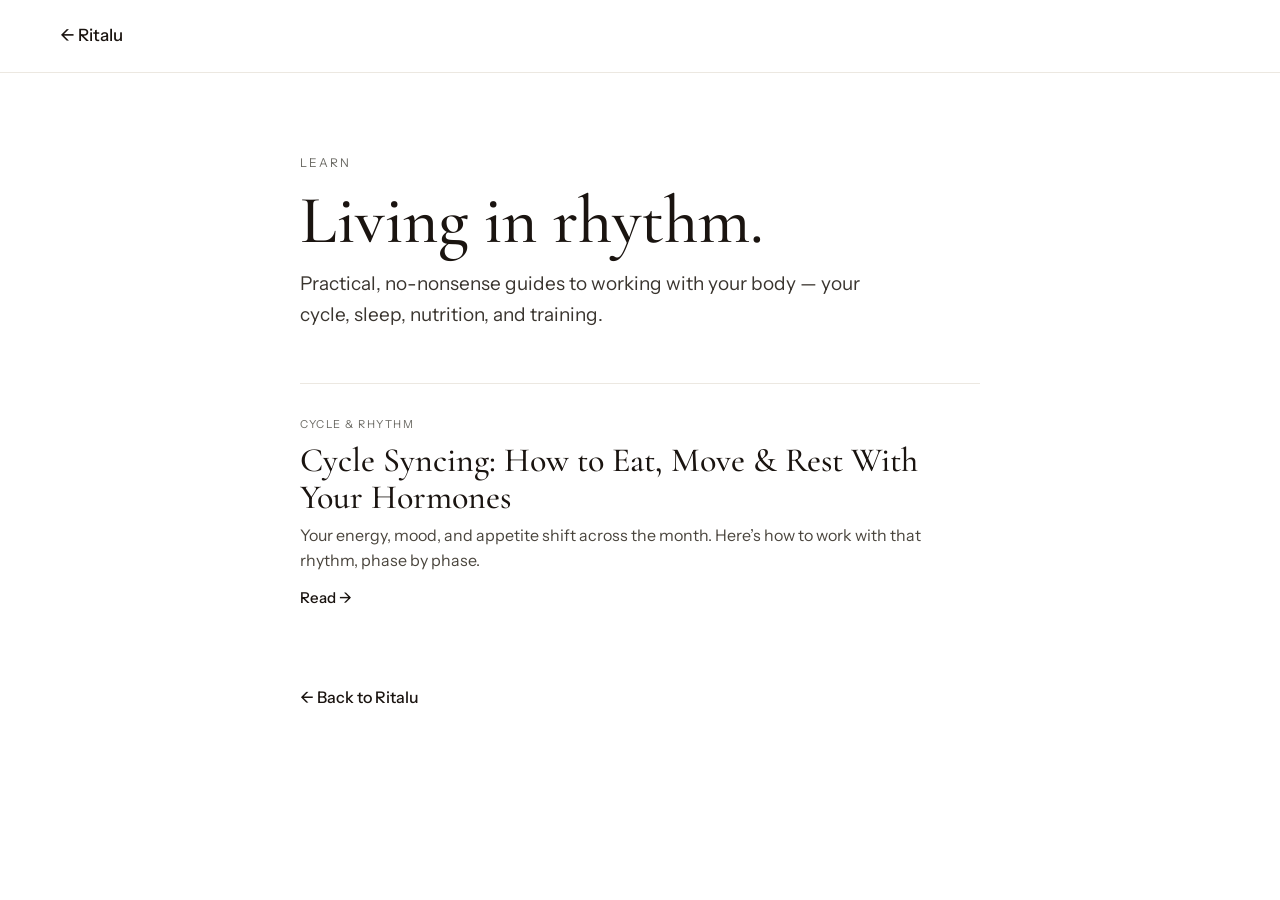
<file: blog/index.html>
<!doctype html>
<html lang="en">
  <head>
    <meta charset="UTF-8" />
    <meta name="viewport" content="width=device-width, initial-scale=1.0" />
    <title>Learn — Ritalu</title>
    <meta name="description" content="Practical, no-nonsense guides to living in rhythm with your body — cycle, sleep, nutrition, and training." />
    <link rel="canonical" href="https://www.ritalu.xyz/blog/" />
    <link rel="icon" type="image/png" sizes="256x256" href="/favicon.png?v=3" />
    <link rel="preconnect" href="https://fonts.googleapis.com" />
    <link rel="preconnect" href="https://fonts.gstatic.com" crossorigin />
    <link href="https://fonts.googleapis.com/css2?family=Cormorant+Garamond:ital,wght@0,500;0,600;1,500&family=Instrument+Sans:wght@400;500&display=swap" rel="stylesheet" />
    <meta property="og:type" content="website" />
    <meta property="og:title" content="Learn — Ritalu" />
    <meta property="og:description" content="Practical guides to living in rhythm with your body." />
    <meta property="og:url" content="https://www.ritalu.xyz/blog/" />
    <style>
      :root { --ink: #1a1410; --muted: #6b6a64; --line: #ece8e1; }
      * { box-sizing: border-box; }
      body { margin: 0; font-family: "Instrument Sans", -apple-system, BlinkMacSystemFont, sans-serif; color: var(--ink); background: #fff; line-height: 1.62; }
      .nav { padding: 22px clamp(20px, 5vw, 60px); border-bottom: 1px solid var(--line); }
      .nav a { font-weight: 500; text-decoration: none; color: var(--ink); font-size: 17px; }
      main { max-width: 760px; margin: 0 auto; padding: clamp(40px, 7vw, 80px) clamp(20px, 5vw, 40px) 100px; }
      .kicker { text-transform: uppercase; letter-spacing: 0.16em; font-size: 12px; color: var(--muted); margin: 0 0 14px; }
      h1 { font-family: "Cormorant Garamond", Georgia, serif; font-weight: 500; font-size: clamp(42px, 8vw, 68px); line-height: 1.02; margin: 0 0 14px; }
      .sub { font-size: 19px; color: #3a352f; max-width: 46ch; margin: 0 0 52px; }
      .post { display: block; text-decoration: none; color: inherit; padding: 26px 0; border-top: 1px solid var(--line); }
      .post:last-of-type { border-bottom: 1px solid var(--line); }
      .post .tag { text-transform: uppercase; letter-spacing: 0.14em; font-size: 11px; color: var(--muted); }
      .post h2 { font-family: "Cormorant Garamond", Georgia, serif; font-weight: 500; font-size: clamp(26px, 4vw, 34px); margin: 6px 0 6px; line-height: 1.1; }
      .post p { color: #4a453d; font-size: 16px; margin: 0; }
      .post .read { display: inline-block; margin-top: 12px; font-weight: 500; font-size: 15px; }
      .back { display: inline-block; margin-top: 48px; font-weight: 500; color: var(--ink); text-decoration: none; }
    </style>
  </head>
  <body>
    <div class="nav"><a href="/">&larr; Ritalu</a></div>
    <main>
      <p class="kicker">Learn</p>
      <h1>Living in rhythm.</h1>
      <p class="sub">Practical, no-nonsense guides to working with your body &mdash; your cycle, sleep, nutrition, and training.</p>

      <a class="post" href="/blog/cycle-syncing.html">
        <span class="tag">Cycle &amp; Rhythm</span>
        <h2>Cycle Syncing: How to Eat, Move &amp; Rest With Your Hormones</h2>
        <p>Your energy, mood, and appetite shift across the month. Here&rsquo;s how to work with that rhythm, phase by phase.</p>
        <span class="read">Read &rarr;</span>
      </a>

      <a class="back" href="/">&larr; Back to Ritalu</a>
    </main>
  </body>
</html>
</file>
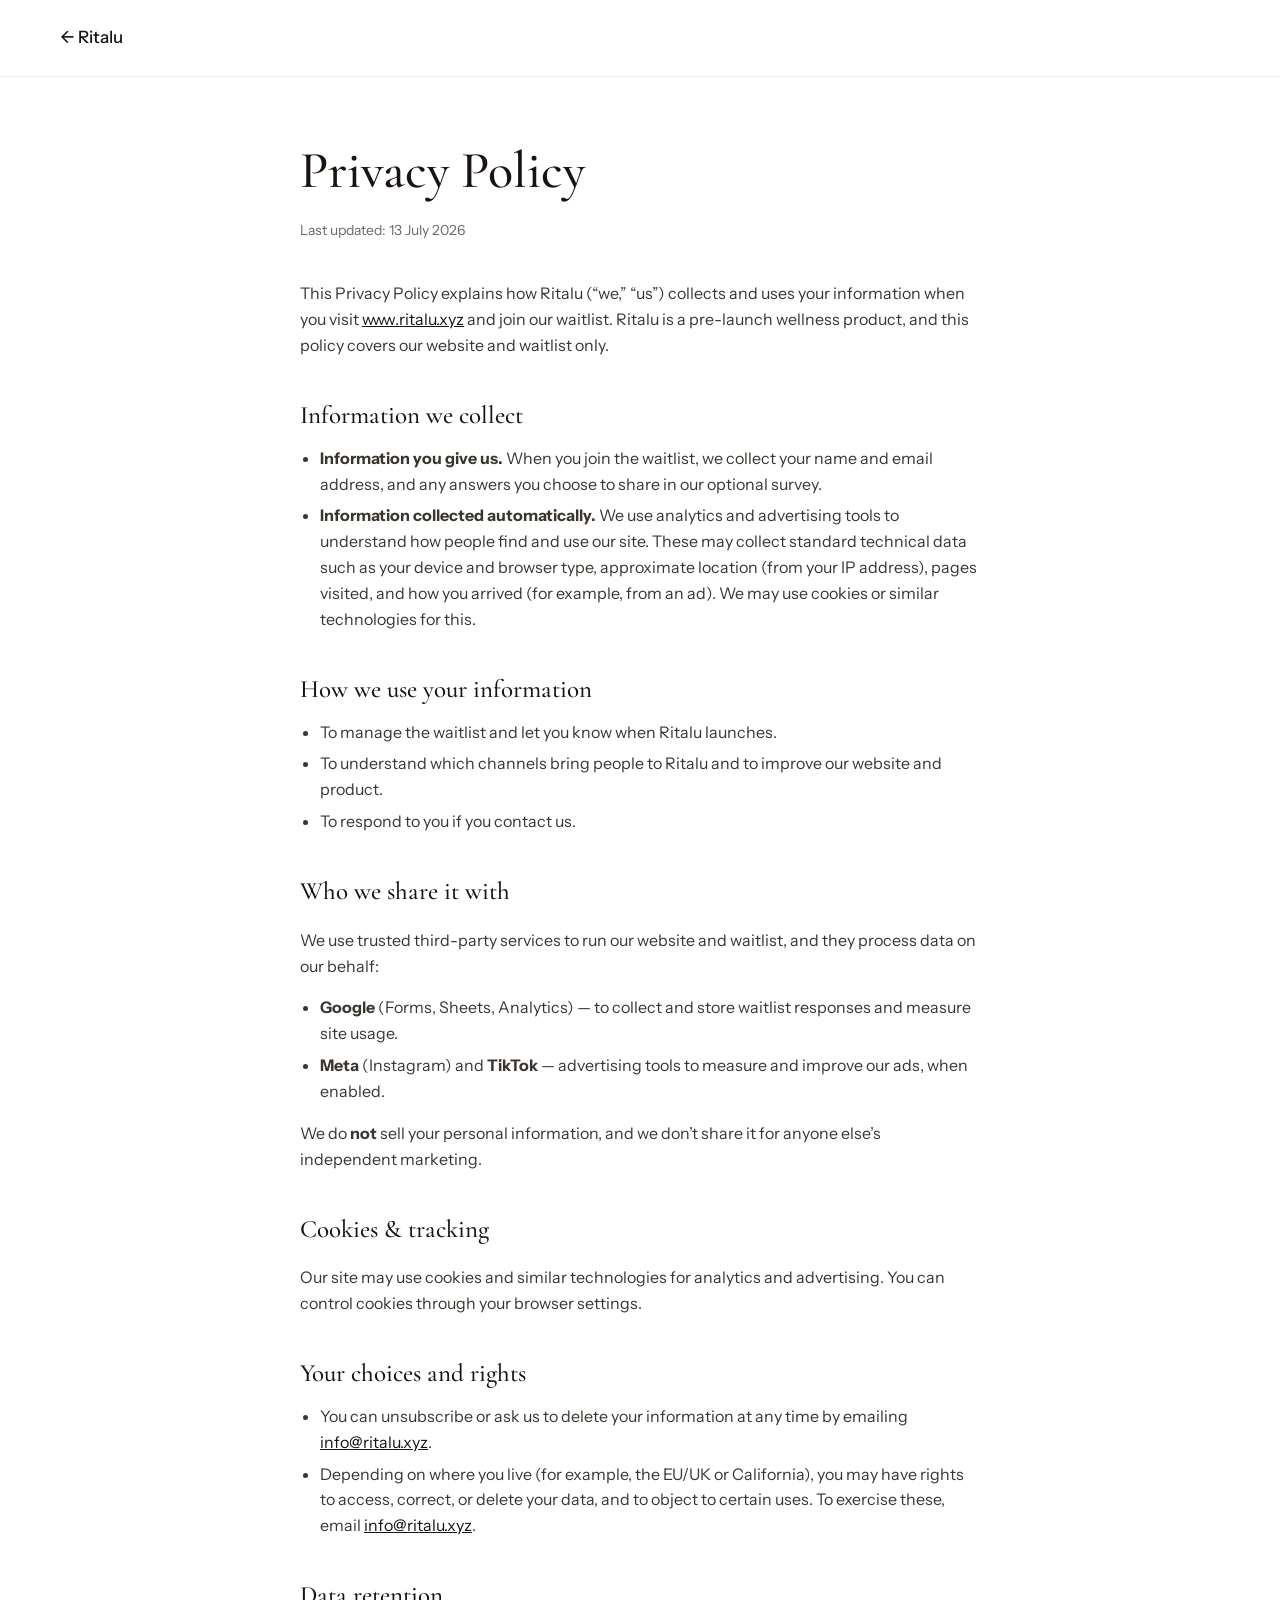
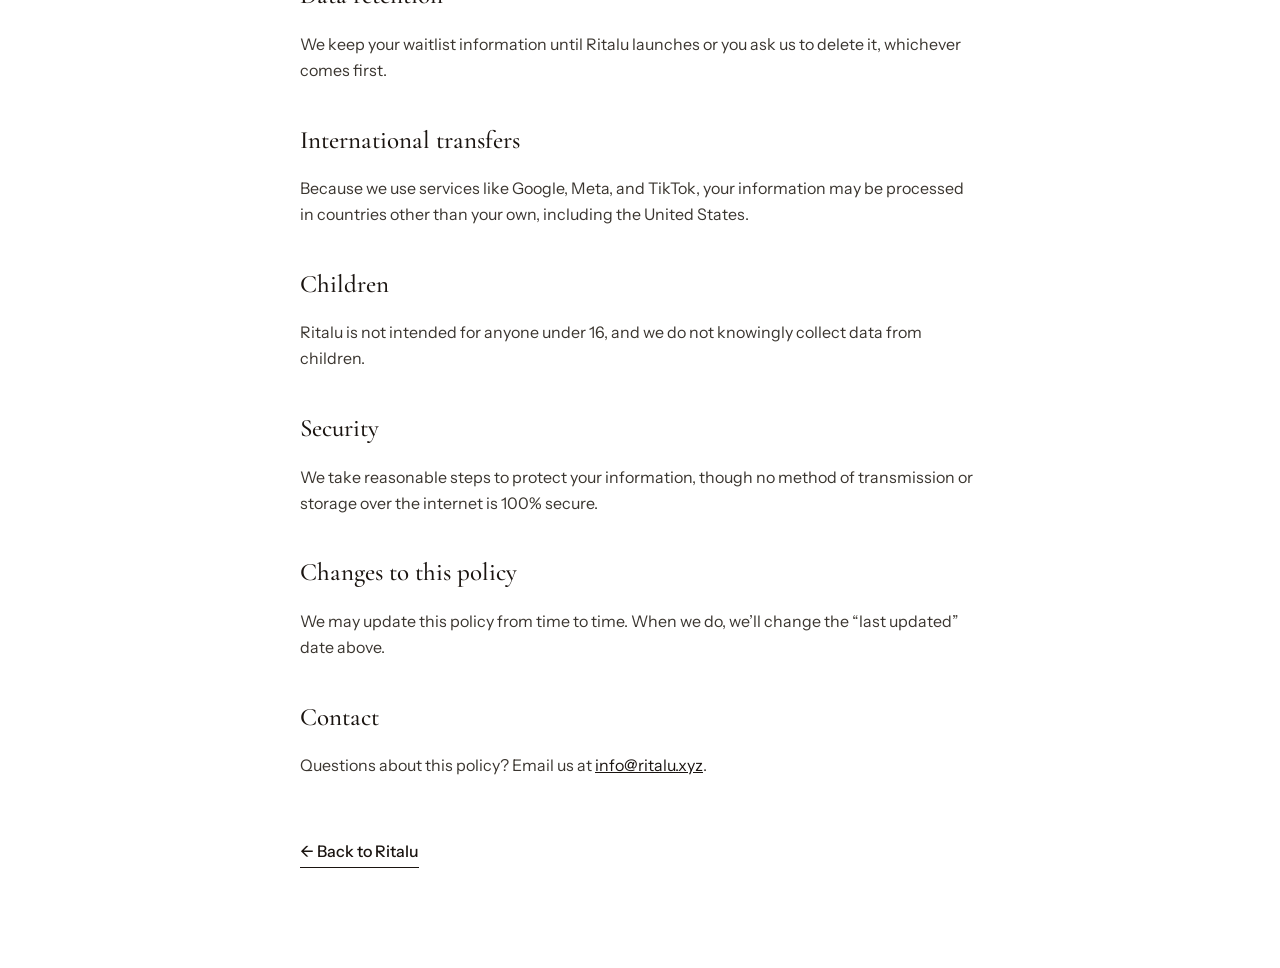
<file: privacy.html>
<!doctype html>
<html lang="en">
  <head>
    <meta charset="UTF-8" />
    <meta name="viewport" content="width=device-width, initial-scale=1.0" />
    <title>Privacy Policy — Ritalu</title>
    <meta name="description" content="How Ritalu collects and uses your information when you visit our site and join the waitlist." />
    <link rel="icon" type="image/png" sizes="256x256" href="/favicon.png?v=3" />
    <link rel="preconnect" href="https://fonts.googleapis.com" />
    <link rel="preconnect" href="https://fonts.gstatic.com" crossorigin />
    <link href="https://fonts.googleapis.com/css2?family=Cormorant+Garamond:wght@500;600&family=Instrument+Sans:wght@400;500&display=swap" rel="stylesheet" />
    <style>
      :root { --ink: #1a1410; --muted: #6b6a64; }
      * { box-sizing: border-box; }
      body { margin: 0; font-family: "Instrument Sans", -apple-system, BlinkMacSystemFont, sans-serif; color: var(--ink); background: #fff; line-height: 1.62; }
      .legal-nav { padding: 24px clamp(20px, 5vw, 60px); border-bottom: 1px solid #eee; }
      .legal-nav a { font-weight: 500; text-decoration: none; color: var(--ink); font-size: 17px; }
      .legal { max-width: 760px; margin: 0 auto; padding: 28px clamp(20px, 5vw, 40px) 100px; }
      .legal h1 { font-family: "Cormorant Garamond", Georgia, serif; font-weight: 500; font-size: clamp(36px, 7vw, 52px); margin: 24px 0 6px; }
      .legal .updated { color: var(--muted); font-size: 14px; margin: 0 0 40px; }
      .legal h2 { font-family: "Cormorant Garamond", Georgia, serif; font-weight: 500; font-size: 25px; margin: 36px 0 10px; }
      .legal p, .legal li { color: #3a352f; font-size: 16px; }
      .legal a { color: var(--ink); }
      .legal ul { padding-left: 20px; margin: 8px 0; }
      .legal li { margin-bottom: 6px; }
      .legal .back { display: inline-block; margin-top: 44px; font-weight: 500; text-decoration: none; color: var(--ink); border-bottom: 1px solid var(--ink); padding-bottom: 2px; }
    </style>
  </head>
  <body>
    <div class="legal-nav"><a href="/">&larr; Ritalu</a></div>
    <main class="legal">
      <h1>Privacy Policy</h1>
      <p class="updated">Last updated: 13 July 2026</p>

      <p>This Privacy Policy explains how Ritalu (&ldquo;we,&rdquo; &ldquo;us&rdquo;) collects and uses your information when you visit <a href="https://www.ritalu.xyz/">www.ritalu.xyz</a> and join our waitlist. Ritalu is a pre-launch wellness product, and this policy covers our website and waitlist only.</p>

      <h2>Information we collect</h2>
      <ul>
        <li><strong>Information you give us.</strong> When you join the waitlist, we collect your name and email address, and any answers you choose to share in our optional survey.</li>
        <li><strong>Information collected automatically.</strong> We use analytics and advertising tools to understand how people find and use our site. These may collect standard technical data such as your device and browser type, approximate location (from your IP address), pages visited, and how you arrived (for example, from an ad). We may use cookies or similar technologies for this.</li>
      </ul>

      <h2>How we use your information</h2>
      <ul>
        <li>To manage the waitlist and let you know when Ritalu launches.</li>
        <li>To understand which channels bring people to Ritalu and to improve our website and product.</li>
        <li>To respond to you if you contact us.</li>
      </ul>

      <h2>Who we share it with</h2>
      <p>We use trusted third-party services to run our website and waitlist, and they process data on our behalf:</p>
      <ul>
        <li><strong>Google</strong> (Forms, Sheets, Analytics) &mdash; to collect and store waitlist responses and measure site usage.</li>
        <li><strong>Meta</strong> (Instagram) and <strong>TikTok</strong> &mdash; advertising tools to measure and improve our ads, when enabled.</li>
      </ul>
      <p>We do <strong>not</strong> sell your personal information, and we don&rsquo;t share it for anyone else&rsquo;s independent marketing.</p>

      <h2>Cookies &amp; tracking</h2>
      <p>Our site may use cookies and similar technologies for analytics and advertising. You can control cookies through your browser settings.</p>

      <h2>Your choices and rights</h2>
      <ul>
        <li>You can unsubscribe or ask us to delete your information at any time by emailing <a href="mailto:info@ritalu.xyz">info@ritalu.xyz</a>.</li>
        <li>Depending on where you live (for example, the EU/UK or California), you may have rights to access, correct, or delete your data, and to object to certain uses. To exercise these, email <a href="mailto:info@ritalu.xyz">info@ritalu.xyz</a>.</li>
      </ul>

      <h2>Data retention</h2>
      <p>We keep your waitlist information until Ritalu launches or you ask us to delete it, whichever comes first.</p>

      <h2>International transfers</h2>
      <p>Because we use services like Google, Meta, and TikTok, your information may be processed in countries other than your own, including the United States.</p>

      <h2>Children</h2>
      <p>Ritalu is not intended for anyone under 16, and we do not knowingly collect data from children.</p>

      <h2>Security</h2>
      <p>We take reasonable steps to protect your information, though no method of transmission or storage over the internet is 100% secure.</p>

      <h2>Changes to this policy</h2>
      <p>We may update this policy from time to time. When we do, we&rsquo;ll change the &ldquo;last updated&rdquo; date above.</p>

      <h2>Contact</h2>
      <p>Questions about this policy? Email us at <a href="mailto:info@ritalu.xyz">info@ritalu.xyz</a>.</p>

      <a class="back" href="/">&larr; Back to Ritalu</a>
    </main>
  </body>
</html>
</file>
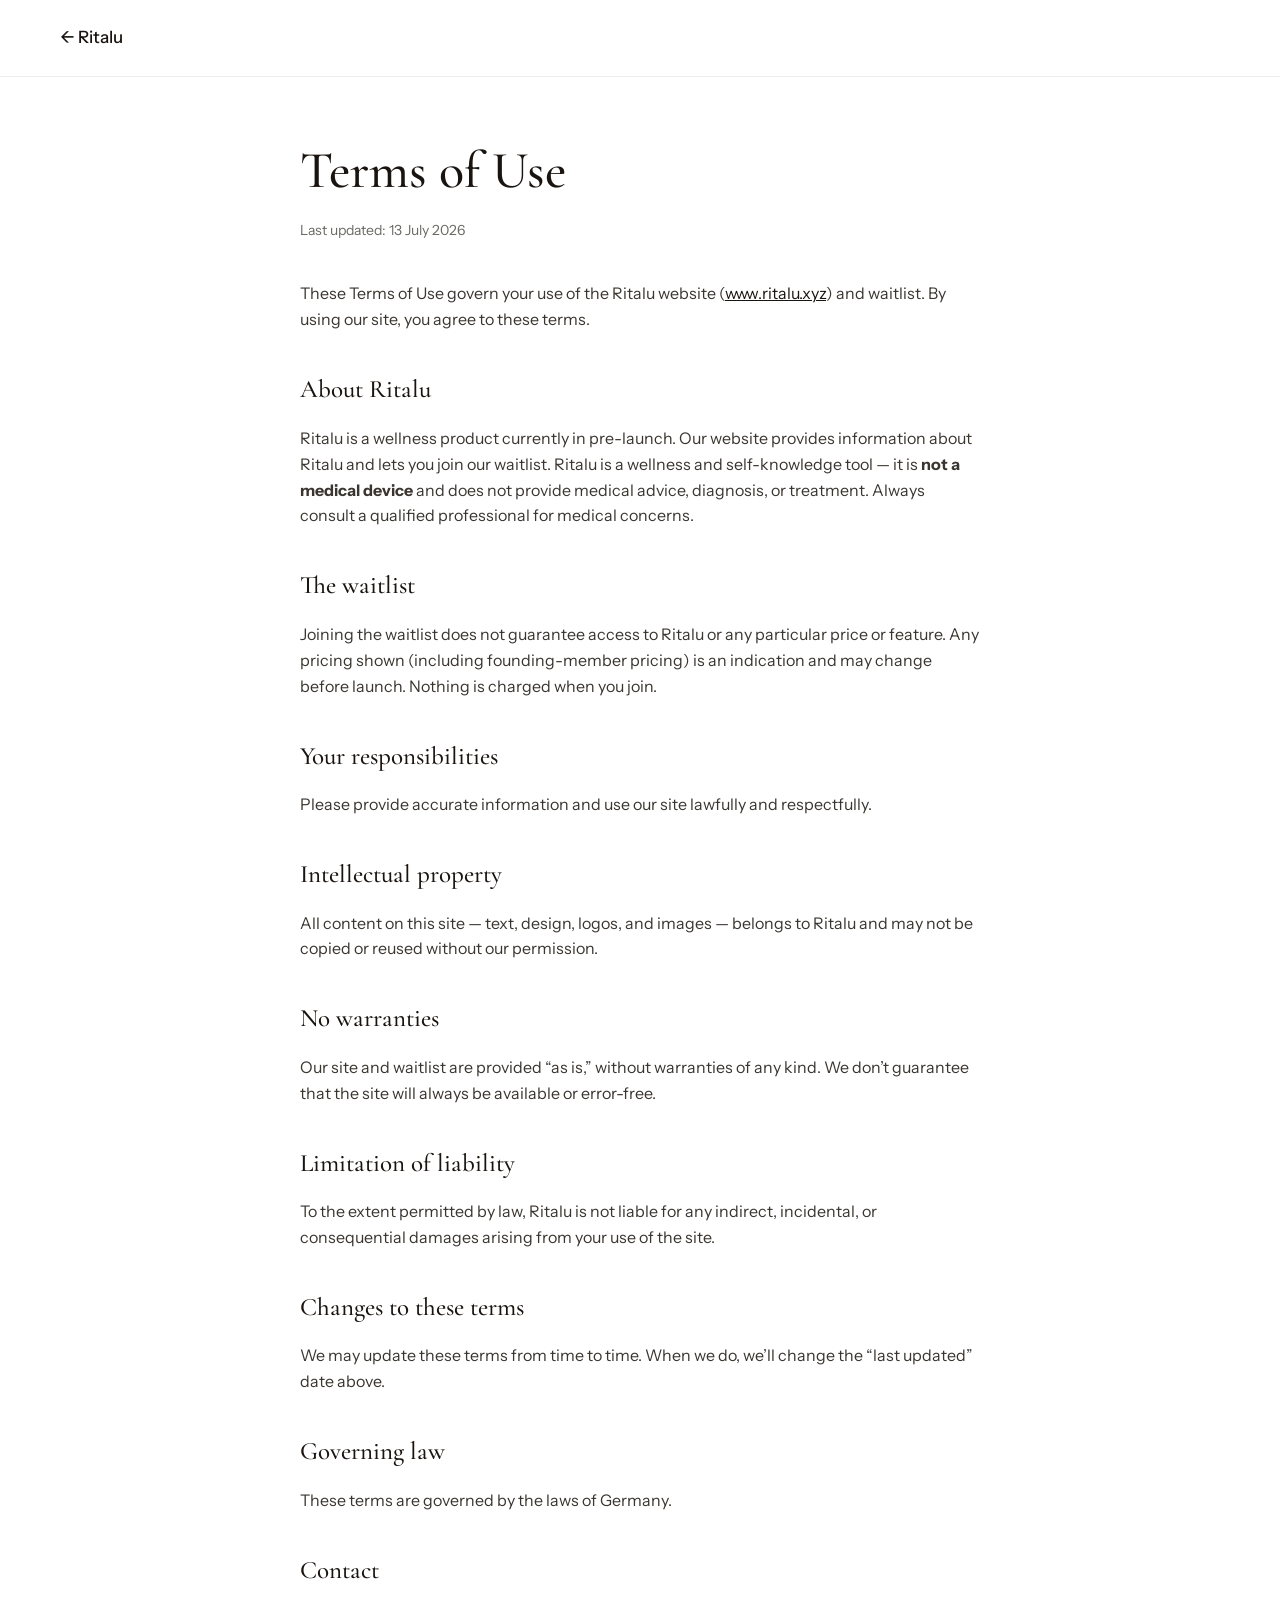
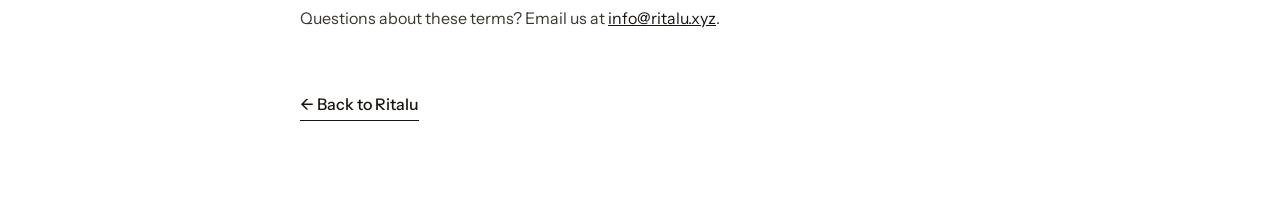
<file: terms.html>
<!doctype html>
<html lang="en">
  <head>
    <meta charset="UTF-8" />
    <meta name="viewport" content="width=device-width, initial-scale=1.0" />
    <title>Terms of Use — Ritalu</title>
    <meta name="description" content="The terms that govern your use of the Ritalu website and waitlist." />
    <link rel="icon" type="image/png" sizes="256x256" href="/favicon.png?v=3" />
    <link rel="preconnect" href="https://fonts.googleapis.com" />
    <link rel="preconnect" href="https://fonts.gstatic.com" crossorigin />
    <link href="https://fonts.googleapis.com/css2?family=Cormorant+Garamond:wght@500;600&family=Instrument+Sans:wght@400;500&display=swap" rel="stylesheet" />
    <style>
      :root { --ink: #1a1410; --muted: #6b6a64; }
      * { box-sizing: border-box; }
      body { margin: 0; font-family: "Instrument Sans", -apple-system, BlinkMacSystemFont, sans-serif; color: var(--ink); background: #fff; line-height: 1.62; }
      .legal-nav { padding: 24px clamp(20px, 5vw, 60px); border-bottom: 1px solid #eee; }
      .legal-nav a { font-weight: 500; text-decoration: none; color: var(--ink); font-size: 17px; }
      .legal { max-width: 760px; margin: 0 auto; padding: 28px clamp(20px, 5vw, 40px) 100px; }
      .legal h1 { font-family: "Cormorant Garamond", Georgia, serif; font-weight: 500; font-size: clamp(36px, 7vw, 52px); margin: 24px 0 6px; }
      .legal .updated { color: var(--muted); font-size: 14px; margin: 0 0 40px; }
      .legal h2 { font-family: "Cormorant Garamond", Georgia, serif; font-weight: 500; font-size: 25px; margin: 36px 0 10px; }
      .legal p, .legal li { color: #3a352f; font-size: 16px; }
      .legal a { color: var(--ink); }
      .legal ul { padding-left: 20px; margin: 8px 0; }
      .legal li { margin-bottom: 6px; }
      .legal .back { display: inline-block; margin-top: 44px; font-weight: 500; text-decoration: none; color: var(--ink); border-bottom: 1px solid var(--ink); padding-bottom: 2px; }
    </style>
  </head>
  <body>
    <div class="legal-nav"><a href="/">&larr; Ritalu</a></div>
    <main class="legal">
      <h1>Terms of Use</h1>
      <p class="updated">Last updated: 13 July 2026</p>

      <p>These Terms of Use govern your use of the Ritalu website (<a href="https://www.ritalu.xyz/">www.ritalu.xyz</a>) and waitlist. By using our site, you agree to these terms.</p>

      <h2>About Ritalu</h2>
      <p>Ritalu is a wellness product currently in pre-launch. Our website provides information about Ritalu and lets you join our waitlist. Ritalu is a wellness and self-knowledge tool &mdash; it is <strong>not a medical device</strong> and does not provide medical advice, diagnosis, or treatment. Always consult a qualified professional for medical concerns.</p>

      <h2>The waitlist</h2>
      <p>Joining the waitlist does not guarantee access to Ritalu or any particular price or feature. Any pricing shown (including founding-member pricing) is an indication and may change before launch. Nothing is charged when you join.</p>

      <h2>Your responsibilities</h2>
      <p>Please provide accurate information and use our site lawfully and respectfully.</p>

      <h2>Intellectual property</h2>
      <p>All content on this site &mdash; text, design, logos, and images &mdash; belongs to Ritalu and may not be copied or reused without our permission.</p>

      <h2>No warranties</h2>
      <p>Our site and waitlist are provided &ldquo;as is,&rdquo; without warranties of any kind. We don&rsquo;t guarantee that the site will always be available or error-free.</p>

      <h2>Limitation of liability</h2>
      <p>To the extent permitted by law, Ritalu is not liable for any indirect, incidental, or consequential damages arising from your use of the site.</p>

      <h2>Changes to these terms</h2>
      <p>We may update these terms from time to time. When we do, we&rsquo;ll change the &ldquo;last updated&rdquo; date above.</p>

      <h2>Governing law</h2>
      <p>These terms are governed by the laws of Germany.</p>

      <h2>Contact</h2>
      <p>Questions about these terms? Email us at <a href="mailto:info@ritalu.xyz">info@ritalu.xyz</a>.</p>

      <a class="back" href="/">&larr; Back to Ritalu</a>
    </main>
  </body>
</html>
</file>
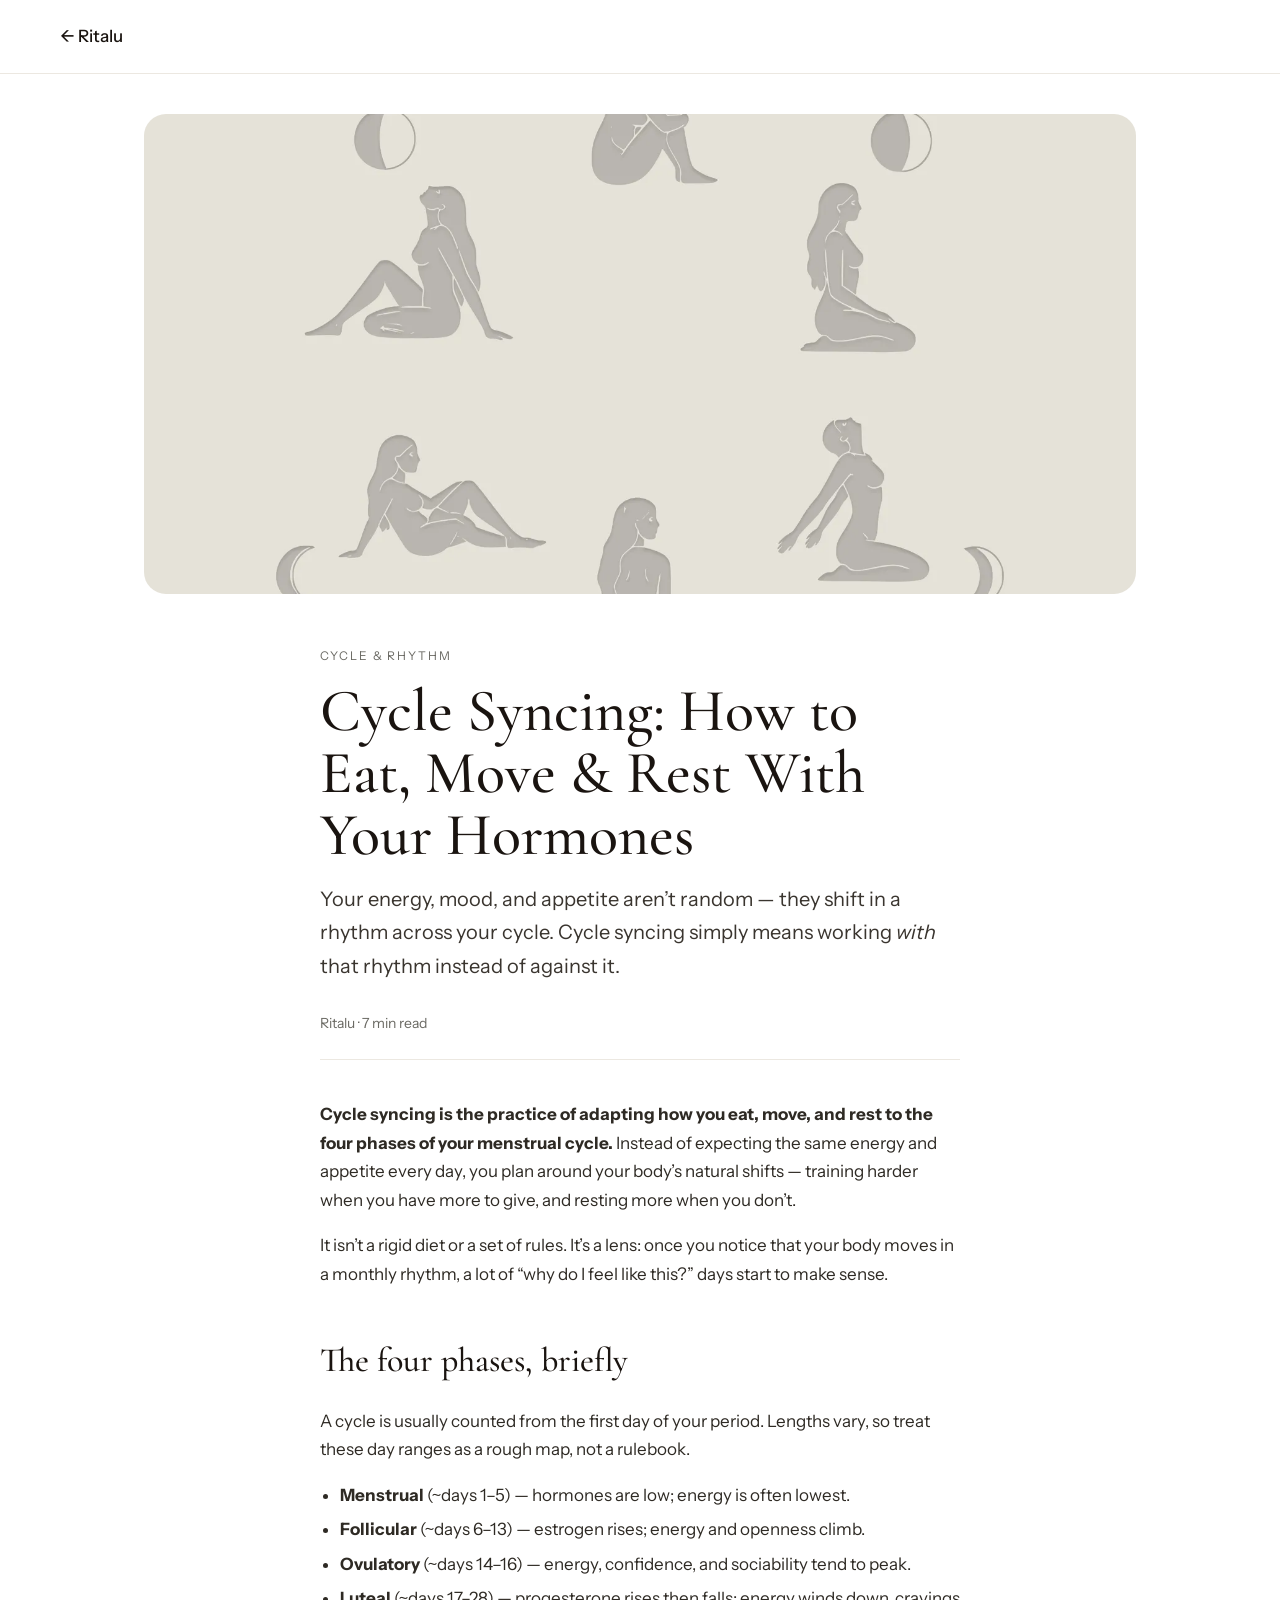
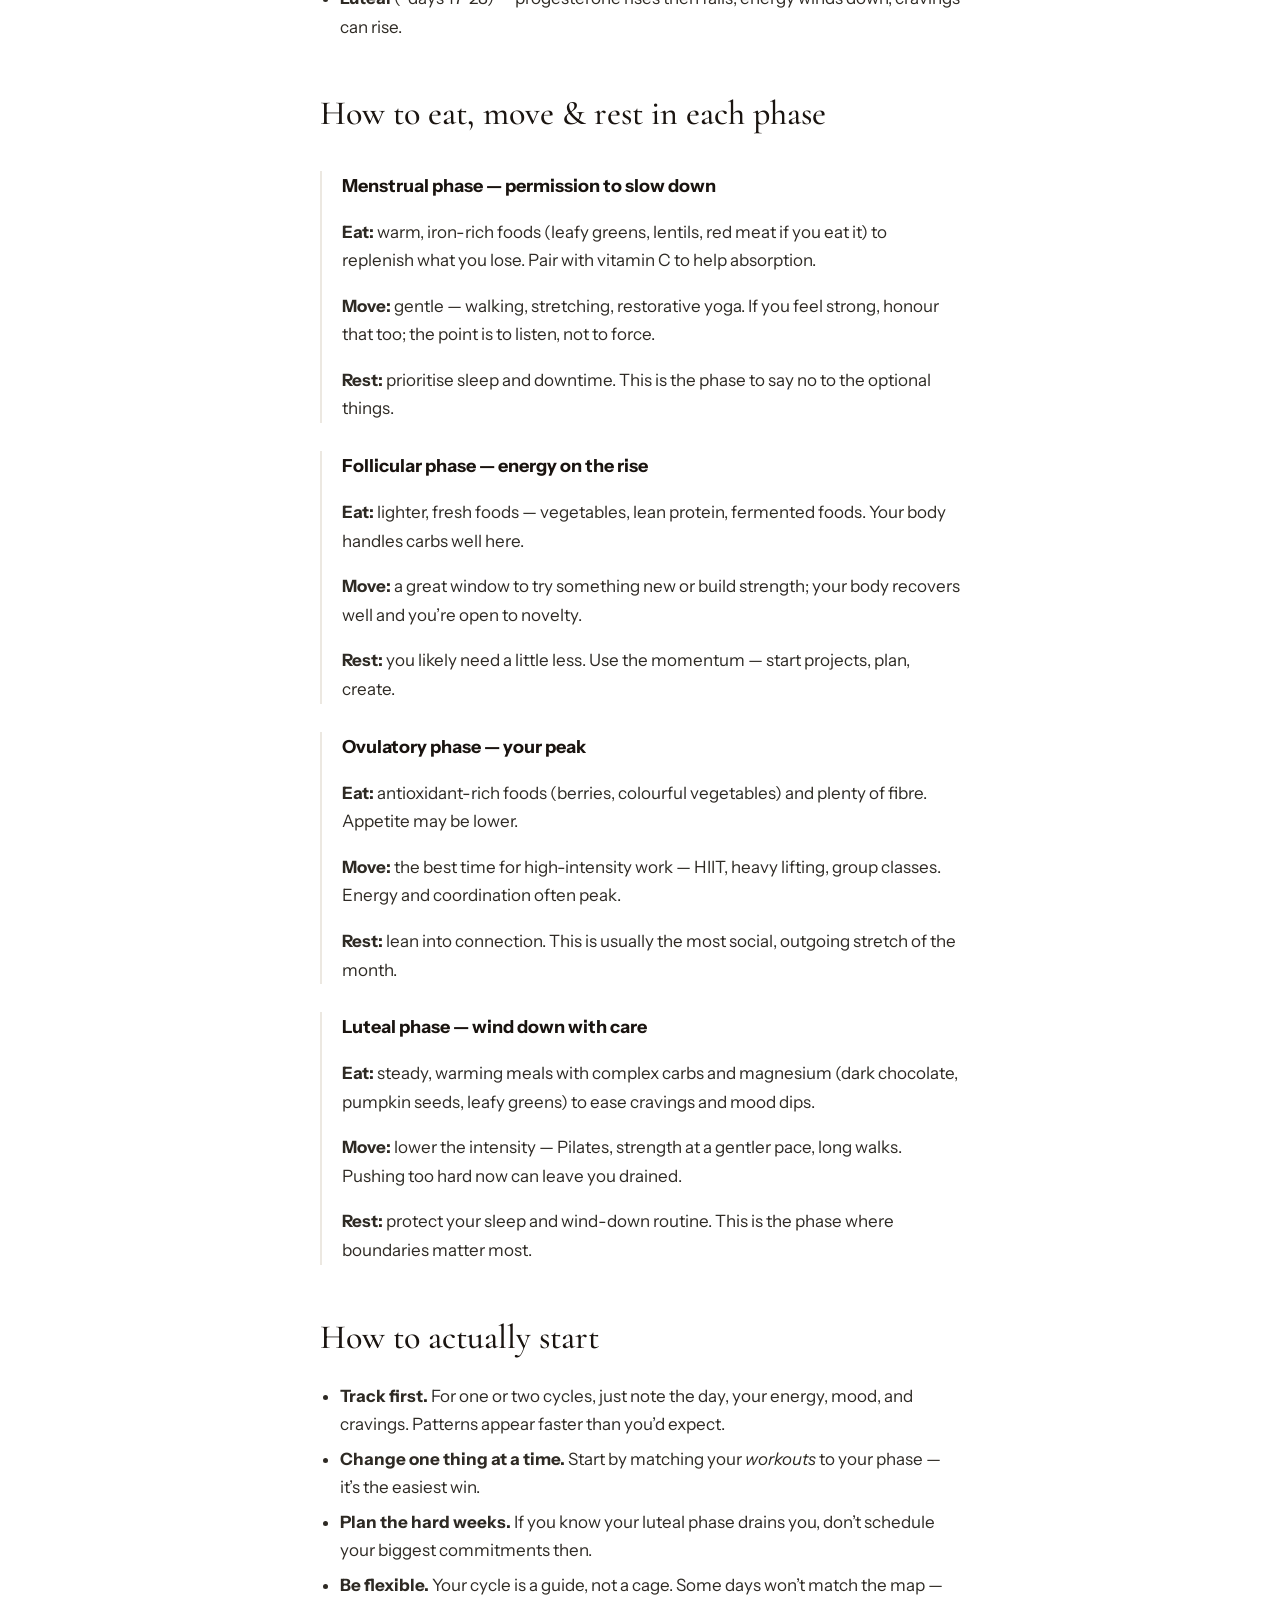
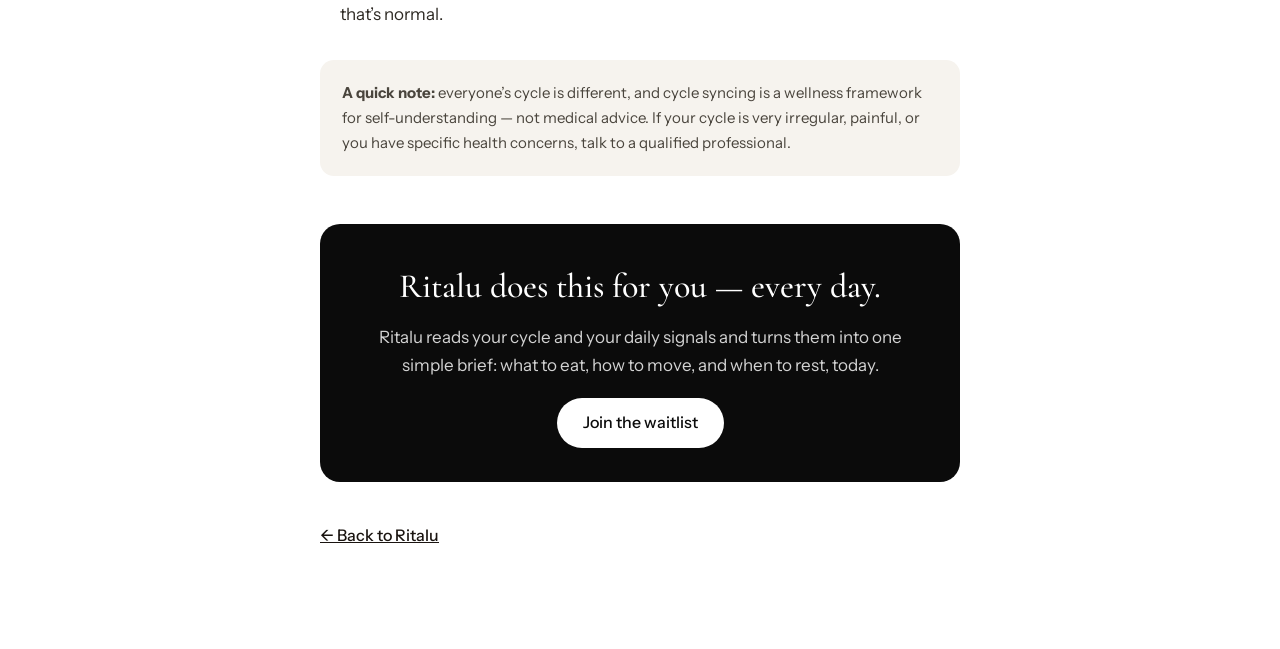
<file: blog/cycle-syncing.html>
<!doctype html>
<html lang="en">
  <head>
    <meta charset="UTF-8" />
    <meta name="viewport" content="width=device-width, initial-scale=1.0" />
    <title>Cycle Syncing: How to Eat, Move &amp; Rest With Your Hormones — Ritalu</title>
    <meta name="description" content="Cycle syncing means adapting how you eat, move, and rest to the four phases of your menstrual cycle. A simple, practical guide to working with your hormones — not against them." />
    <link rel="canonical" href="https://www.ritalu.xyz/blog/cycle-syncing.html" />
    <link rel="icon" type="image/png" sizes="256x256" href="/favicon.png?v=3" />
    <link rel="preconnect" href="https://fonts.googleapis.com" />
    <link rel="preconnect" href="https://fonts.gstatic.com" crossorigin />
    <link href="https://fonts.googleapis.com/css2?family=Cormorant+Garamond:ital,wght@0,500;0,600;1,500&family=Instrument+Sans:wght@400;500&display=swap" rel="stylesheet" />
    <meta property="og:type" content="article" />
    <meta property="og:title" content="Cycle Syncing: How to Eat, Move &amp; Rest With Your Hormones" />
    <meta property="og:description" content="A simple, practical guide to adapting your nutrition, movement, and rest to the four phases of your cycle." />
    <meta property="og:url" content="https://www.ritalu.xyz/blog/cycle-syncing.html" />
    <meta property="og:image" content="https://www.ritalu.xyz/assets/og-image.jpg?v=1" />
    <style>
      :root { --ink: #1a1410; --muted: #6b6a64; --line: #ece8e1; }
      * { box-sizing: border-box; }
      body { margin: 0; font-family: "Instrument Sans", -apple-system, BlinkMacSystemFont, sans-serif; color: var(--ink); background: #fff; line-height: 1.68; }
      .nav { padding: 22px clamp(20px, 5vw, 60px); border-bottom: 1px solid var(--line); }
      .nav a { font-weight: 500; text-decoration: none; color: var(--ink); font-size: 17px; }
      .lead-img { max-width: 1040px; margin: clamp(20px, 4vw, 40px) auto 0; padding: 0 clamp(0px, 3vw, 24px); }
      .lead-img img { display: block; width: 100%; height: clamp(240px, 42vw, 480px); object-fit: cover; border-radius: clamp(14px, 2vw, 22px); }
      article { max-width: 720px; margin: 0 auto; padding: clamp(24px, 4vw, 44px) clamp(20px, 5vw, 40px) 100px; }
      .kicker { text-transform: uppercase; letter-spacing: 0.16em; font-size: 12px; color: var(--muted); margin: 8px 0 14px; }
      h1 { font-family: "Cormorant Garamond", Georgia, serif; font-weight: 500; font-size: clamp(38px, 7vw, 60px); line-height: 1.04; margin: 0 0 16px; }
      .lede { font-size: 20px; color: #3a352f; margin: 0 0 28px; }
      .meta { color: var(--muted); font-size: 14px; margin: 0 0 40px; padding-bottom: 24px; border-bottom: 1px solid var(--line); }
      h2 { font-family: "Cormorant Garamond", Georgia, serif; font-weight: 500; font-size: clamp(28px, 4vw, 34px); margin: 44px 0 8px; }
      h3 { font-size: 18px; margin: 28px 0 4px; }
      p, li { font-size: 17px; color: #2e2a24; }
      a { color: var(--ink); }
      ul { padding-left: 20px; }
      li { margin-bottom: 6px; }
      .phase { border-left: 2px solid var(--line); padding-left: 20px; margin: 8px 0 4px; }
      .note { background: #f6f3ee; border-radius: 14px; padding: 20px 22px; font-size: 15px; color: #4a453d; margin: 32px 0; }
      .cta { margin: 48px 0 0; padding: 34px; background: #0b0b0b; color: #fff; border-radius: 20px; text-align: center; }
      .cta h2 { color: #fff; margin: 0 0 8px; }
      .cta p { color: rgba(255,255,255,0.82); margin: 0 0 18px; }
      .cta a { display: inline-flex; align-items: center; justify-content: center; min-height: 50px; padding: 0 26px; border-radius: 999px; background: #fff; color: #0b0b0b; font-weight: 500; text-decoration: none; }
      .back { display: inline-block; margin-top: 40px; font-weight: 500; color: var(--ink); }
    </style>
  </head>
  <body>
    <div class="nav"><a href="/">&larr; Ritalu</a></div>
    <figure class="lead-img">
      <img src="/assets/natural-rhythms.webp" alt="Living in natural rhythm with your cycle" loading="eager" decoding="async" />
    </figure>
    <article>
      <p class="kicker">Cycle &amp; Rhythm</p>
      <h1>Cycle Syncing: How to Eat, Move &amp; Rest With Your Hormones</h1>
      <p class="lede">Your energy, mood, and appetite aren&rsquo;t random &mdash; they shift in a rhythm across your cycle. Cycle syncing simply means working <em>with</em> that rhythm instead of against it.</p>
      <p class="meta">Ritalu &middot; 7 min read</p>

      <p><strong>Cycle syncing is the practice of adapting how you eat, move, and rest to the four phases of your menstrual cycle.</strong> Instead of expecting the same energy and appetite every day, you plan around your body&rsquo;s natural shifts &mdash; training harder when you have more to give, and resting more when you don&rsquo;t.</p>
      <p>It isn&rsquo;t a rigid diet or a set of rules. It&rsquo;s a lens: once you notice that your body moves in a monthly rhythm, a lot of &ldquo;why do I feel like this?&rdquo; days start to make sense.</p>

      <h2>The four phases, briefly</h2>
      <p>A cycle is usually counted from the first day of your period. Lengths vary, so treat these day ranges as a rough map, not a rulebook.</p>
      <ul>
        <li><strong>Menstrual</strong> (~days 1&ndash;5) &mdash; hormones are low; energy is often lowest.</li>
        <li><strong>Follicular</strong> (~days 6&ndash;13) &mdash; estrogen rises; energy and openness climb.</li>
        <li><strong>Ovulatory</strong> (~days 14&ndash;16) &mdash; energy, confidence, and sociability tend to peak.</li>
        <li><strong>Luteal</strong> (~days 17&ndash;28) &mdash; progesterone rises then falls; energy winds down, cravings can rise.</li>
      </ul>

      <h2>How to eat, move &amp; rest in each phase</h2>

      <div class="phase">
        <h3>Menstrual phase &mdash; permission to slow down</h3>
        <p><strong>Eat:</strong> warm, iron-rich foods (leafy greens, lentils, red meat if you eat it) to replenish what you lose. Pair with vitamin C to help absorption.</p>
        <p><strong>Move:</strong> gentle &mdash; walking, stretching, restorative yoga. If you feel strong, honour that too; the point is to listen, not to force.</p>
        <p><strong>Rest:</strong> prioritise sleep and downtime. This is the phase to say no to the optional things.</p>
      </div>

      <div class="phase">
        <h3>Follicular phase &mdash; energy on the rise</h3>
        <p><strong>Eat:</strong> lighter, fresh foods &mdash; vegetables, lean protein, fermented foods. Your body handles carbs well here.</p>
        <p><strong>Move:</strong> a great window to try something new or build strength; your body recovers well and you&rsquo;re open to novelty.</p>
        <p><strong>Rest:</strong> you likely need a little less. Use the momentum &mdash; start projects, plan, create.</p>
      </div>

      <div class="phase">
        <h3>Ovulatory phase &mdash; your peak</h3>
        <p><strong>Eat:</strong> antioxidant-rich foods (berries, colourful vegetables) and plenty of fibre. Appetite may be lower.</p>
        <p><strong>Move:</strong> the best time for high-intensity work &mdash; HIIT, heavy lifting, group classes. Energy and coordination often peak.</p>
        <p><strong>Rest:</strong> lean into connection. This is usually the most social, outgoing stretch of the month.</p>
      </div>

      <div class="phase">
        <h3>Luteal phase &mdash; wind down with care</h3>
        <p><strong>Eat:</strong> steady, warming meals with complex carbs and magnesium (dark chocolate, pumpkin seeds, leafy greens) to ease cravings and mood dips.</p>
        <p><strong>Move:</strong> lower the intensity &mdash; Pilates, strength at a gentler pace, long walks. Pushing too hard now can leave you drained.</p>
        <p><strong>Rest:</strong> protect your sleep and wind-down routine. This is the phase where boundaries matter most.</p>
      </div>

      <h2>How to actually start</h2>
      <ul>
        <li><strong>Track first.</strong> For one or two cycles, just note the day, your energy, mood, and cravings. Patterns appear faster than you&rsquo;d expect.</li>
        <li><strong>Change one thing at a time.</strong> Start by matching your <em>workouts</em> to your phase &mdash; it&rsquo;s the easiest win.</li>
        <li><strong>Plan the hard weeks.</strong> If you know your luteal phase drains you, don&rsquo;t schedule your biggest commitments then.</li>
        <li><strong>Be flexible.</strong> Your cycle is a guide, not a cage. Some days won&rsquo;t match the map &mdash; that&rsquo;s normal.</li>
      </ul>

      <div class="note">
        <strong>A quick note:</strong> everyone&rsquo;s cycle is different, and cycle syncing is a wellness framework for self-understanding &mdash; not medical advice. If your cycle is very irregular, painful, or you have specific health concerns, talk to a qualified professional.
      </div>

      <div class="cta">
        <h2>Ritalu does this for you &mdash; every day.</h2>
        <p>Ritalu reads your cycle and your daily signals and turns them into one simple brief: what to eat, how to move, and when to rest, today.</p>
        <a href="/#membership">Join the waitlist</a>
      </div>

      <a class="back" href="/">&larr; Back to Ritalu</a>
    </article>

    <script type="application/ld+json">
    {
      "@context": "https://schema.org",
      "@type": "Article",
      "headline": "Cycle Syncing: How to Eat, Move & Rest With Your Hormones",
      "description": "A simple, practical guide to adapting your nutrition, movement, and rest to the four phases of your menstrual cycle.",
      "author": { "@type": "Organization", "name": "Ritalu" },
      "publisher": { "@type": "Organization", "name": "Ritalu", "logo": { "@type": "ImageObject", "url": "https://www.ritalu.xyz/favicon.png" } },
      "mainEntityOfPage": "https://www.ritalu.xyz/blog/cycle-syncing.html",
      "datePublished": "2026-07-14",
      "image": "https://www.ritalu.xyz/assets/og-image.jpg"
    }
    </script>
  </body>
</html>
</file>
<file: styles.css>
:root {
  --ink: #0a0a0a;
  --paper: #ffffff;
  --muted: #8d8d87;
  --line: rgba(10, 10, 10, 0.12);
  --panel: rgba(255, 255, 255, 0.7);
  --warm: #c98855;
  font-family: "Instrument Sans", "Helvetica Neue", Helvetica, Arial, sans-serif;
  color: var(--ink);
  background: var(--paper);
}

* {
  box-sizing: border-box;
}

html {
  scroll-behavior: smooth;
  scroll-padding-top: 100px;
  overflow-x: clip;
  overscroll-behavior-x: none;
}

body {
  overflow-x: clip;
  overscroll-behavior-x: none;
  width: 100%;
  max-width: 100%;
}

body {
  margin: 0;
  background: var(--paper);
  font-weight: 400;
}

/* Type system:
   headlines   -> Cormorant Garamond Medium
   copy        -> Instrument Sans (default, set on :root)
   nav/buttons -> Helvetica Neue */
h1,
h2,
h3,
h4,
h5,
h6 {
  font-family: "Cormorant Garamond", Georgia, "Times New Roman", serif;
  font-weight: 500;
}

p {
  font-family: "Instrument Sans", "Helvetica Neue", Helvetica, Arial, sans-serif;
}

.site-nav,
.nav,
.nav__cta,
.nav__menu,
button,
.button,
.plans__button,
.footer__cols {
  font-family: "Helvetica Neue", Helvetica, Arial, sans-serif;
}

a {
  color: inherit;
}

img,
svg {
  display: block;
}

/* Fixed nav component (banner + nav row) — superpower-style scroll behavior */
.site-nav {
  position: fixed;
  inset: 0 0 auto;
  z-index: 50;
  display: flex;
  align-items: center;
  gap: 10px;
  padding: 16px 420px;
  will-change: transform;
}

.promo {
  display: flex;
  align-items: center;
  justify-content: center;
  gap: 28px;
  height: 46px;
  color: rgba(10, 10, 10, 0.78);
  background: #dedbd2;
  font-size: 15px;
  text-decoration: none;
}

.promo strong {
  font-weight: 500;
}

main {
  overflow-x: clip;
}

.hero {
  position: relative;
  min-height: calc(100svh - 58px);
  margin: 8px;
  border-radius: 18px;
  overflow: hidden;
  isolation: isolate;
  background: #080705;
}

.hero__image {
  position: absolute;
  inset: 0;
  z-index: -3;
  width: 100%;
  height: 100%;
  object-fit: cover;
  object-position: 50% center;
  transform: scale(1.08);
  animation: heroDrift 18s ease-in-out infinite alternate;
}

.hero__shade {
  position: absolute;
  inset: 0;
  z-index: -2;
  background:
    linear-gradient(
      100deg,
      rgba(8, 7, 5, 0.62) 0%,
      rgba(8, 7, 5, 0.32) 34%,
      rgba(8, 7, 5, 0) 62%
    ),
    linear-gradient(
      to top,
      rgba(8, 7, 5, 0.55) 0%,
      rgba(8, 7, 5, 0) 42%
    );
}

/* Floating pill nav: links left, logo centered, actions right */
.nav {
  flex: 1;
  display: grid;
  grid-template-columns: 1fr auto 1fr;
  align-items: center;
  gap: clamp(16px, 2.4vw, 30px);
  padding: 6px 6px 6px clamp(20px, 2.6vw, 30px);
  border-radius: 999px;
  color: rgba(255, 255, 255, 0.9);
  background: rgba(86, 80, 76, 0.32);
  -webkit-backdrop-filter: saturate(160%) blur(18px);
  backdrop-filter: saturate(160%) blur(18px);
  transition: background-color 0.4s ease, box-shadow 0.4s ease, color 0.4s ease;
}

/* Slightly more solid once the page scrolls past the hero */
.site-nav.is-scrolled .nav,
.site-nav.is-scrolled .nav__menu {
  background: rgba(54, 50, 47, 0.58);
  box-shadow: 0 18px 40px -28px rgba(0, 0, 0, 0.55);
}

.logo,
.nav__links,
.nav__actions,
.nav__menu {
  animation: fadeDown 700ms ease both;
}

.logo {
  grid-column: 2;
  justify-self: center;
  display: inline-flex;
  align-items: center;
  text-decoration: none;
}

.logo img {
  width: clamp(90px, 7.6vw, 112px);
  height: auto;
  opacity: 0.95;
  filter: brightness(0) invert(1);
}

.nav__links {
  grid-column: 1;
  display: flex;
  justify-self: start;
  align-items: center;
  gap: clamp(18px, 2vw, 30px);
  font-size: 14px;
  font-weight: 500;
}

.nav__links a {
  text-decoration: none;
  color: inherit;
  white-space: nowrap;
  opacity: 0.86;
  transition: opacity 0.2s ease;
}

.nav__links a:hover {
  opacity: 1;
}

.nav__actions {
  grid-column: 3;
  display: flex;
  justify-self: end;
  align-items: center;
  gap: clamp(12px, 1.6vw, 20px);
}

.nav__login {
  text-decoration: none;
  color: inherit;
  font-size: 14px;
  font-weight: 500;
  opacity: 0.86;
  transition: opacity 0.2s ease;
}

.nav__login:hover {
  opacity: 1;
}

.nav__cta {
  padding: 11px 22px;
  border-radius: 999px;
  background: #0b0b0b;
  color: #fff;
  font-size: 14px;
  font-weight: 500;
  text-decoration: none;
  white-space: nowrap;
  transition: transform 0.2s ease, opacity 0.2s ease;
}

.nav__cta:hover {
  transform: translateY(-1px);
}

.nav__menu {
  flex: none;
  display: grid;
  place-items: center;
  width: clamp(44px, 3.6vw, 50px);
  height: clamp(44px, 3.6vw, 50px);
  padding: 0;
  border: 0;
  border-radius: 50%;
  color: rgba(255, 255, 255, 0.9);
  background: rgba(86, 80, 76, 0.32);
  -webkit-backdrop-filter: saturate(160%) blur(18px);
  backdrop-filter: saturate(160%) blur(18px);
  cursor: pointer;
  transition: background-color 0.4s ease, box-shadow 0.4s ease,
    transform 0.2s ease;
}

.nav__menu:hover {
  transform: translateY(-1px);
}

.nav__menu svg {
  width: 20px;
  height: 20px;
  fill: currentColor;
}

.hero__copy {
  position: relative;
  z-index: 2;
  width: min(600px, calc(100% - 48px));
  margin: clamp(150px, 25vh, 260px) 0 0 clamp(32px, 4vw, 60px);
  color: rgba(255, 255, 255, 0.82);
}

.hero__copy p.hero__eyebrow {
  margin: 0 0 28px;
  font-family: "Cormorant Garamond", Georgia, "Times New Roman", serif;
  font-size: 14px;
  font-style: normal;
  font-weight: 700;
  letter-spacing: 0.2em;
  text-transform: uppercase;
  color: #fff;
  opacity: 0.7;
}

.hero h1 {
  width: 600px;
  max-width: 100%;
  white-space: nowrap;
  margin: 0;
  color: rgba(255, 255, 255, 0.7);
  font-family: "Cormorant Garamond", Georgia, "Times New Roman", serif;
  font-size: clamp(46px, 4.4vw, 70px);
  line-height: 1.04;
  font-weight: 500;
  letter-spacing: 0;
}

.hero h1 em {
  font-style: italic;
  font-weight: 500;
}

.hero__copy p {
  max-width: 560px;
  margin: 18px 0 48px;
  color: rgba(255, 255, 255, 0.66);
  font-family: "Instrument Sans", "Helvetica Neue", Helvetica, Arial, sans-serif;
  font-size: 18px;
  line-height: 1.42;
  font-weight: 400;
}

.hero__actions .button--dark {
  font-family: "Helvetica Neue", Helvetica, Arial, sans-serif;
}

.hero__actions {
  display: flex;
  flex-wrap: wrap;
  gap: 12px;
}

.button {
  display: inline-flex;
  align-items: center;
  justify-content: center;
  min-width: 164px;
  min-height: 48px;
  padding: 13px 23px;
  border-radius: 999px;
  font-size: 14px;
  font-weight: 500;
  text-decoration: none;
  transition: transform 180ms ease, box-shadow 180ms ease;
}

.button:hover {
  transform: translateY(-2px);
}

.button--dark {
  background: rgba(255, 255, 255, 0.84);
  color: #0a0a0a;
}

.button--light {
  background: rgba(255, 255, 255, 0.12);
  color: rgba(255, 255, 255, 0.82);
  box-shadow: inset 0 0 0 1px rgba(255, 255, 255, 0.18);
  backdrop-filter: blur(10px);
}

.button--ink {
  border: 0;
  background: #0a0a0a;
  color: #fff;
  cursor: pointer;
}

.kicker {
  color: rgba(255, 255, 255, 0.48);
  font-size: 12px;
  font-weight: 500;
  text-transform: none;
}

.section {
  width: min(1180px, calc(100% - 48px));
  margin: clamp(116px, 12vw, 170px) auto clamp(118px, 13vw, 190px);
}

.intro-module {
  width: calc(100% - 400px);
  max-width: none;
  margin: clamp(132px, 15vw, 230px) auto clamp(132px, 15vw, 220px);
}

.intro-module p {
  width: 100%;
  margin: 0 auto;
  font-family: "Instrument Sans", "Helvetica Neue", Helvetica, Arial, sans-serif;
  font-size: 34px;
  line-height: 1.22;
  font-weight: 400;
}

.intro-module strong {
  font-weight: 500;
}

.intro-module span {
  color: #a3a3a3;
}

.wellness-heading {
  margin-bottom: clamp(36px, 4vw, 56px);
}

.section__heading.wellness-heading h2 {
  font-size: min(20px, 4vw);
  line-height: 1.2;
  letter-spacing: 0.06em;
  white-space: nowrap;
}

.wellness-heading span {
  color: var(--muted);
}

.wellness-story {
  position: relative;
  height: 420vh;
  margin: 0 auto 160px;
}

.wellness-module {
  position: sticky;
  top: 24px;
  display: grid;
  grid-template-columns: 1fr 1.04fr 1fr;
  align-items: center;
  gap: clamp(20px, 3vw, 56px);
  width: calc(100% - 48px);
  height: calc(100svh - 24px);
  min-height: 620px;
  max-height: 880px;
  margin: 0 auto;
  padding: clamp(28px, 4vw, 64px);
  overflow: hidden;
  border-radius: 28px;
  isolation: isolate;
  background: #cbbab7;
}

/* Nature backgrounds (light, calm) that change on scroll */
.wellness-module__bg {
  position: absolute;
  inset: 0;
  z-index: -2;
}

.wm-layer {
  position: absolute;
  inset: 0;
  opacity: 0;
  transform: scale(1.04);
  transition: opacity 1100ms ease, transform 2200ms ease;
}

.wm-layer.is-active {
  opacity: 1;
  transform: scale(1);
}

.wm-veil {
  position: absolute;
  inset: 0;
  background: linear-gradient(
    100deg,
    rgba(20, 16, 18, 0.4) 0%,
    rgba(20, 16, 18, 0.06) 36%,
    rgba(20, 16, 18, 0) 54%,
    rgba(20, 16, 18, 0.42) 100%
  );
}

.wm-layer[data-bg="0"] {
  background:
    radial-gradient(82% 52% at 50% 16%, rgba(255, 240, 232, 0.6), transparent 62%),
    radial-gradient(95% 62% at 50% 104%, rgba(170, 150, 158, 0.42), transparent 60%),
    linear-gradient(180deg, #e6c8c2 0%, #d6b9bf 46%, #c0b1b8 100%);
}

.wm-layer[data-bg="1"] {
  background:
    radial-gradient(82% 52% at 50% 16%, rgba(240, 248, 246, 0.58), transparent 62%),
    radial-gradient(95% 62% at 50% 104%, rgba(120, 142, 144, 0.4), transparent 60%),
    linear-gradient(180deg, #d0dcd8 0%, #bac9c8 46%, #a4b8b8 100%);
}

.wm-layer[data-bg="2"] {
  background:
    radial-gradient(82% 52% at 50% 16%, rgba(255, 247, 230, 0.6), transparent 62%),
    radial-gradient(95% 62% at 50% 104%, rgba(160, 138, 108, 0.4), transparent 60%),
    linear-gradient(180deg, #eedaba 0%, #dec6a1 46%, #cab394 100%);
}

.wm-layer[data-bg="3"] {
  background:
    radial-gradient(82% 52% at 50% 16%, rgba(244, 240, 252, 0.56), transparent 62%),
    radial-gradient(95% 62% at 50% 104%, rgba(120, 112, 150, 0.4), transparent 60%),
    linear-gradient(180deg, #dad4e8 0%, #c5bedb 46%, #b1aacb 100%);
}

.wm-layer[data-bg="4"] {
  background:
    radial-gradient(82% 52% at 50% 16%, rgba(244, 248, 228, 0.56), transparent 62%),
    radial-gradient(95% 62% at 50% 104%, rgba(120, 140, 108, 0.4), transparent 60%),
    linear-gradient(180deg, #dbe4cc 0%, #c6d2b3 46%, #b2c09d 100%);
}

.wm-layer[data-bg="5"] {
  background:
    radial-gradient(82% 52% at 50% 16%, rgba(255, 244, 234, 0.6), transparent 62%),
    radial-gradient(95% 62% at 50% 104%, rgba(170, 138, 120, 0.4), transparent 60%),
    linear-gradient(180deg, #f2dccc 0%, #e6c8b3 46%, #d6b9a6 100%);
}

.wm-layer[data-bg="6"] {
  background:
    radial-gradient(82% 52% at 50% 16%, rgba(252, 238, 240, 0.6), transparent 62%),
    radial-gradient(95% 62% at 50% 104%, rgba(168, 130, 140, 0.4), transparent 60%),
    linear-gradient(180deg, #ecd4d8 0%, #dcbfc6 46%, #c9adb6 100%);
}

.wm-layer[data-bg="7"] {
  background:
    radial-gradient(82% 52% at 50% 16%, rgba(238, 242, 248, 0.58), transparent 62%),
    radial-gradient(95% 62% at 50% 104%, rgba(122, 132, 156, 0.4), transparent 60%),
    linear-gradient(180deg, #d4dae6 0%, #bfc6d8 46%, #adb4c9 100%);
}

/* Left nav — white over nature, frosted pill on active */
.wellness-module__nav {
  display: grid;
  justify-items: start;
  gap: 4px;
  margin: 0;
  padding: 0;
  list-style: none;
}

.wellness-module__nav li {
  display: flex;
  align-items: center;
  gap: 11px;
  width: fit-content;
  padding: 11px 24px;
  border: 1px solid transparent;
  border-radius: 100px;
  cursor: pointer;
  color: rgba(255, 255, 255, 0.74);
  font-family: "Instrument Sans", "Helvetica Neue", Helvetica, Arial, sans-serif;
  font-size: clamp(12.5px, 1vw, 15px);
  font-weight: 500;
  letter-spacing: 0.01em;
  line-height: 1;
  white-space: nowrap;
  transition: color 320ms ease, background 320ms ease, box-shadow 320ms ease,
    border-color 320ms ease;
}

.wellness-module__nav-icon {
  flex: none;
  width: 20px;
  height: 20px;
  fill: currentColor;
  stroke: none;
  opacity: 0.85;
}

.wellness-module__nav li.is-active {
  color: #fff;
  background: rgba(255, 255, 255, 0.16);
  border-color: transparent;
  box-shadow: inset 0 1px 0 rgba(255, 255, 255, 0.3);
  -webkit-backdrop-filter: blur(14px);
  backdrop-filter: blur(14px);
}

.wellness-module__nav li.is-active .wellness-module__nav-icon {
  opacity: 1;
}

/* Center — device */
.wellness-module__device {
  display: grid;
  place-items: center;
}

/* Pagination dots are a mobile-only control; hidden on desktop */
.wellness-module__dots {
  display: none;
}

/* Caption revealed directly beneath the connected module */
.wellness-caption {
  width: min(760px, calc(100% - 48px));
  margin: 16px auto 0;
  text-align: center;
  font-style: italic;
  font-weight: 400;
  font-size: 18px;
  line-height: 1.3;
  color: #000;
}

/* Right copy — white over nature */
.wellness-module__copy {
  color: #fff;
  padding-right: 100px;
  transition: opacity 360ms cubic-bezier(0.22, 1, 0.36, 1),
    transform 360ms cubic-bezier(0.22, 1, 0.36, 1);
}

.wellness-module__copy h2 {
  margin: 0 0 20px;
  font-size: clamp(30px, 2.8vw, 46px);
  line-height: 1.04;
  font-weight: 500;
}

.wellness-module__copy h2.heading--serif {
  font-family: "Cormorant Garamond", Georgia, "Times New Roman", serif;
  font-size: clamp(38px, 3.4vw, 56px);
}

.wellness-module__copy h2.heading--serif em {
  font-style: italic;
  font-weight: 500;
}

.wellness-module__copy p {
  margin: 0;
  max-width: 30ch;
  color: rgba(255, 255, 255, 0.86);
  font-size: 20px;
  line-height: 1.4;
  font-weight: 400;
}

.wellness-module__copy.is-changing {
  opacity: 0;
  transform: translateX(14px);
  transition: opacity 140ms ease, transform 140ms ease;
}

.wellness-story + .process {
  margin-top: 0;
}

/* Light-outline iPhone + app dashboard */
.phone-device {
  position: relative;
  width: min(322px, 100%);
  aspect-ratio: 9 / 19.3;
  filter: drop-shadow(0 36px 60px rgba(20, 14, 8, 0.2));
}

.phone-device__frame {
  display: none;
}

.phone-device__screen {
  position: absolute;
  inset: 0;
  z-index: 1;
  overflow: hidden;
  border: 1.5px solid rgba(255, 255, 255, 0.72);
  border-radius: 46px;
  background: #f7f6f2;
  box-shadow: inset 0 0 0 1px rgba(255, 255, 255, 0.16);
}

.phone-device::after {
  content: "";
  position: absolute;
  top: 14px;
  left: 50%;
  z-index: 3;
  width: 80px;
  height: 22px;
  border-radius: 12px;
  background: #000;
  transform: translateX(-50%);
}

.app__status {
  display: flex;
  align-items: center;
  justify-content: space-between;
  padding: 0 4px;
}

.app__time {
  font-size: 13px;
  font-weight: 600;
  letter-spacing: 0.01em;
}

.app__sys {
  display: inline-flex;
  align-items: center;
  gap: 5px;
  color: var(--ink);
}

.app__sys-ico {
  height: 11px;
  width: auto;
  fill: currentColor;
}

.app__sys-wifi {
  height: 12px;
}

.app__sys-wifi path {
  fill: none;
  stroke: currentColor;
  stroke-width: 1.4;
  stroke-linecap: round;
}

.app__sys-wifi circle {
  fill: currentColor;
  stroke: none;
}

.app {
  display: flex;
  flex-direction: column;
  gap: 11px;
  height: 100%;
  padding: 20px 17px 18px;
}

.app.is-changing {
  opacity: 0.35;
  transition: opacity 140ms ease;
}

.app:not(.is-changing) {
  transition: opacity 320ms ease;
}

.app__bar {
  display: flex;
  align-items: center;
  justify-content: space-between;
}

.app__brand {
  font-size: 13px;
  font-weight: 600;
}

.app__date {
  font-size: 11px;
  color: var(--muted);
}

.app__hello {
  margin: 0;
  font-size: 18px;
  font-weight: 500;
}

.app__hero {
  position: relative;
  display: flex;
  flex-direction: column;
  padding: 16px;
  border-radius: 18px;
  background: linear-gradient(158deg, #2c2419 0%, #16120d 100%);
  color: #fff;
  overflow: hidden;
}

.app__hero-top {
  display: flex;
  align-items: center;
  justify-content: space-between;
}

.app__hero-label {
  font-size: 10px;
  letter-spacing: 0.1em;
  text-transform: uppercase;
  color: rgba(255, 255, 255, 0.58);
}

.app__hero-tag {
  padding: 4px 10px;
  border-radius: 999px;
  background: rgba(255, 255, 255, 0.14);
  font-size: 10px;
  font-weight: 500;
}

.app__metric {
  display: block;
  margin: 14px 0 4px;
  font-size: 34px;
  line-height: 1;
  font-weight: 600;
}

.app__sub {
  font-size: 12px;
  color: rgba(255, 255, 255, 0.66);
}

.app__spark {
  display: block;
  width: 100%;
  height: 34px;
  margin-top: 14px;
}

.app__spark path {
  fill: none;
  stroke: var(--warm);
  stroke-width: 2.4;
  stroke-linecap: round;
}

.app__chips {
  display: grid;
  grid-template-columns: repeat(3, 1fr);
  gap: 8px;
}

.chip {
  padding: 11px 10px;
  border: 1px solid var(--line);
  border-radius: 14px;
  background: #fff;
}

.chip span {
  display: block;
  margin-bottom: 5px;
  font-size: 8.5px;
  letter-spacing: 0.05em;
  text-transform: uppercase;
  color: var(--muted);
}

.chip strong {
  font-size: 15px;
  font-weight: 600;
}

.app__focus {
  margin-top: auto;
  padding: 14px 16px;
  border: 1px solid var(--line);
  border-radius: 16px;
  background: #fff;
}

.app__focus-h {
  font-size: 9.5px;
  letter-spacing: 0.08em;
  text-transform: uppercase;
  color: var(--muted);
}

.app__focus ul {
  display: grid;
  gap: 8px;
  margin: 9px 0 0;
  padding: 0;
  list-style: none;
}

.app__focus li {
  position: relative;
  padding-left: 18px;
  font-size: 13px;
  line-height: 1.3;
}

.app__focus li::before {
  content: "";
  position: absolute;
  left: 2px;
  top: 6px;
  width: 6px;
  height: 6px;
  border-radius: 50%;
  background: var(--warm);
}

.section__heading {
  width: min(700px, 100%);
  margin: 0 auto 34px;
  text-align: center;
}

.section__heading h2,
.membership h2 {
  margin: 0;
  font-size: clamp(38px, 4.2vw, 62px);
  line-height: 1.02;
  font-weight: 500;
}

#process-title {
  font-size: clamp(24px, 3.4vw, 44px);
}

.section__heading p {
  width: min(520px, 100%);
  margin: 18px auto 0;
  color: #8d8d87;
  font-size: clamp(16px, 1.35vw, 20px);
  line-height: 1.28;
  font-weight: 400;
}

.grow .section__heading {
  width: auto;
  max-width: 100%;
}

.grow .section__heading h2 {
  white-space: nowrap;
  font-size: clamp(24px, 3.4vw, 44px);
}

.grow-title__muted {
  color: var(--ink);
  font-weight: 500;
  font-style: italic;
}

.steps {
  display: grid;
  grid-template-columns: repeat(4, 1fr);
  gap: 16px;
}

.step-card {
  position: relative;
}

.step-card img,
.app-card {
  width: 100%;
  aspect-ratio: 0.95 / 1;
  border-radius: 10px;
  object-fit: cover;
  background: #e7e7e4;
}

.step-card:nth-child(2) img {
  object-position: 62% center;
}

.step-card h3 {
  margin: 18px 0 8px;
  font-family: "Instrument Sans", "Helvetica Neue", Helvetica, Arial, sans-serif;
  font-size: 16px;
  line-height: 1;
  font-weight: 500;
}

.step-card p {
  margin: 0;
  color: #8d8d87;
  font-size: 15px;
  line-height: 1.32;
  font-weight: 400;
}

.step-card p em {
  font-weight: 500;
  font-style: italic;
}

.app-card {
  display: flex;
  flex-direction: column;
  justify-content: center;
  padding: 24px;
}

.app-card__top {
  width: min(230px, 100%);
  margin: 0 auto;
  padding: 18px;
  border-radius: 18px 18px 0 0;
  background: rgba(255, 255, 255, 0.84);
}

.app-card small,
.app-card strong {
  display: block;
}

.app-card small {
  color: var(--muted);
  font-weight: 800;
}

.app-card strong {
  margin-top: 8px;
  font-size: 22px;
  line-height: 1;
  font-weight: 500;
}

.app-card svg {
  width: min(230px, 100%);
  margin: 0 auto;
  padding: 0 18px 18px;
  border-radius: 0 0 18px 18px;
  background: rgba(255, 255, 255, 0.84);
}

.app-card path {
  fill: none;
  stroke: var(--warm);
  stroke-width: 6;
  stroke-linecap: round;
}

.app-card__tabs {
  display: flex;
  justify-content: center;
  gap: 10px;
  margin-top: 20px;
}

.app-card__tabs i {
  width: 16px;
  height: 16px;
  border-radius: 50%;
  background: rgba(10, 10, 10, 0.16);
}

.app-card__tabs i:nth-child(2) {
  background: #000;
}

#grow-title {
  font-size: clamp(28px, 3vw, 40px);
}

.plans {
  width: calc(100% - 240px);
  max-width: none;
  display: grid;
  grid-template-columns: 1fr 1fr;
  gap: 20px;
  align-items: center;
}

.plans__visual {
  aspect-ratio: 1.02 / 1;
  border-radius: 10px;
  overflow: hidden;
}

.plans__visual img {
  width: 100%;
  height: 100%;
  object-fit: cover;
}

.phone {
  width: min(258px, 78%);
  aspect-ratio: 9 / 19;
  padding: 10px;
  border-radius: 40px;
  background: #0a0a0a;
  box-shadow: 0 44px 80px -34px rgba(0, 0, 0, 0.55),
    inset 0 0 0 2px rgba(255, 255, 255, 0.06);
}

.phone__screen {
  position: relative;
  display: flex;
  flex-direction: column;
  align-items: center;
  height: 100%;
  padding: 30px 18px 18px;
  border-radius: 31px;
  overflow: hidden;
  text-align: center;
  background: radial-gradient(
    120% 78% at 50% 36%,
    #4a3115 0%,
    #1c130c 52%,
    #0b0807 100%
  );
  color: #fff;
}

.phone__island {
  position: absolute;
  top: 11px;
  left: 50%;
  width: 74px;
  height: 20px;
  border-radius: 12px;
  background: #000;
  transform: translateX(-50%);
}

.phone__brand {
  margin-top: 8px;
  font-size: 11px;
  font-weight: 600;
  letter-spacing: 0.02em;
  color: rgba(255, 255, 255, 0.72);
}

.phone__ring {
  position: relative;
  display: grid;
  place-items: center;
  width: 152px;
  height: 152px;
  margin: 24px auto 22px;
  border-radius: 50%;
}

.phone__ring::before {
  content: "";
  position: absolute;
  inset: 0;
  border-radius: 50%;
  background: conic-gradient(
    from -90deg,
    #ffc46b 0%,
    #ff8a00 70%,
    #ff8a00 93%,
    rgba(255, 138, 0, 0.12) 93%
  );
  -webkit-mask: radial-gradient(
    farthest-side,
    transparent calc(100% - 9px),
    #000 calc(100% - 8px)
  );
  mask: radial-gradient(
    farthest-side,
    transparent calc(100% - 9px),
    #000 calc(100% - 8px)
  );
  filter: drop-shadow(0 0 12px rgba(255, 140, 0, 0.55));
}

.phone__score b {
  font-size: 46px;
  font-weight: 600;
  line-height: 1;
}

.phone__score span {
  display: block;
  margin-top: 7px;
  font-size: 9px;
  letter-spacing: 0.12em;
  text-transform: uppercase;
  color: rgba(255, 255, 255, 0.52);
}

.phone__quote {
  margin: 2px 6px 0;
  font-size: 13px;
  line-height: 1.4;
  color: rgba(255, 255, 255, 0.92);
}

.phone__quote small {
  display: block;
  margin-top: 9px;
  font-size: 9px;
  line-height: 1.45;
  color: rgba(255, 255, 255, 0.45);
}

.phone__cta {
  width: 100%;
  margin-top: auto;
  padding: 12px;
  border-radius: 14px;
  background: rgba(255, 255, 255, 0.92);
  color: #1a1512;
  font-size: 12px;
  font-weight: 600;
}

.plans__info {
  padding-left: 100px;
  padding-right: 100px;
}

.plans__eyebrow {
  margin: 0 0 14px;
  font-size: 12px;
  font-weight: 500;
  letter-spacing: 0.16em;
  text-transform: uppercase;
  color: var(--warm);
}

.plans__info h2 {
  margin: 0 0 40px;
  font-size: clamp(34px, 3.6vw, 52px);
  line-height: 1.04;
  font-weight: 500;
}

.plans__info h2 em {
  font-weight: 500;
  font-style: italic;
}

.plans__lead {
  margin: 0 0 28px;
  max-width: 46ch;
  font-size: 16px;
  line-height: 1.5;
  color: #5a5a56;
}

.plans__list {
  margin: 0 0 30px;
  padding: 0;
  list-style: none;
  display: grid;
  gap: 13px;
}

.plans__list li {
  position: relative;
  padding-left: 28px;
  font-size: 16px;
  line-height: 1.4;
  color: #3a3a38;
}

.plans__list li::before {
  content: "✓";
  position: absolute;
  left: 0;
  top: 0;
  color: var(--muted);
  font-size: 14px;
  font-weight: 600;
  line-height: 1.6;
}

.plans__price {
  display: flex;
  align-items: baseline;
  gap: 12px;
  margin-bottom: 22px;
}

.plans__price b {
  font-family: "Cormorant Garamond", Georgia, "Times New Roman", serif;
  font-size: clamp(40px, 4.4vw, 58px);
  line-height: 1;
  font-weight: 500;
}

.plans__price em {
  font-style: normal;
  font-size: 15px;
  color: var(--muted);
}

.plans__price small {
  display: block;
  margin-top: 4px;
  font-size: 13px;
  color: var(--muted);
}

.plans__button {
  display: flex;
  align-items: center;
  justify-content: center;
  width: 100%;
  min-height: 56px;
  border-radius: 999px;
  background: #0a0a0a;
  color: #fff;
  font-size: 15px;
  font-weight: 500;
  text-decoration: none;
  transition: transform 180ms ease, opacity 180ms ease;
}

.plans__button:hover {
  transform: translateY(-2px);
  opacity: 0.92;
}

.plans__badges {
  display: flex;
  flex-wrap: wrap;
  justify-content: center;
  gap: 18px;
  margin-top: 18px;
  color: var(--muted);
  font-size: 13px;
}

.plans__badges span {
  display: inline-flex;
  align-items: center;
  gap: 6px;
}

.plans__badges svg {
  width: 14px;
  height: 14px;
  fill: none;
  stroke: #9a9a93;
  stroke-width: 2.4;
  stroke-linecap: round;
  stroke-linejoin: round;
}

.plans__note {
  margin: 18px 0 0;
  font-size: 12px;
  color: #a9a9a3;
}

.grow {
  width: calc(100% - 240px);
  max-width: none;
}

.grow__grid {
  display: grid;
  grid-template-columns: repeat(2, 1fr);
  gap: 20px;
}

.grow__cell {
  position: relative;
  aspect-ratio: 1.02 / 1;
  border-radius: 10px;
  overflow: hidden;
  isolation: isolate;
  display: flex;
  flex-direction: column;
  justify-content: flex-end;
}

.grow__media {
  display: contents;
}

.os-widget {
  display: none;
}

.grow__cell::before {
  content: "";
  position: absolute;
  left: 0;
  right: 0;
  bottom: 0;
  height: 66%;
  background: linear-gradient(
    to top,
    rgba(10, 8, 6, 0.66) 0%,
    rgba(10, 8, 6, 0.2) 52%,
    rgba(10, 8, 6, 0) 100%
  );
  z-index: 1;
  pointer-events: none;
}

.grow__desc {
  position: relative;
  z-index: 2;
  margin: 0;
  padding: 0 clamp(24px, 3vw, 40px) clamp(24px, 3vw, 40px);
  color: rgba(255, 255, 255, 0.82);
  font-family: "Instrument Sans", "Helvetica Neue", Helvetica, Arial, sans-serif;
  font-size: 16px;
  line-height: 1.42;
  max-width: 40ch;
}

.grow__cell--photo img {
  position: absolute;
  inset: 0;
  width: 100%;
  height: 100%;
  object-fit: cover;
  z-index: 0;
}

.grow__cell--photo:last-child img {
  object-position: center;
}

.grow__grid .grow__cell--photo:nth-child(1) img {
  object-position: center 38%;
}

.grow__grid .grow__cell--photo:nth-child(3) img {
  object-position: center 32%;
}

.grow__overlay {
  display: contents;
}

.grow__overlay h3 {
  position: relative;
  z-index: 2;
  margin: 0 0 16px;
  padding: 0 clamp(24px, 3vw, 40px);
  font-size: clamp(22px, 2.1vw, 28px);
  line-height: 1.05;
  font-weight: 500;
  color: #fff;
}

.grow__overlay p {
  margin: 0;
  max-width: 32ch;
  font-size: 16px;
  line-height: 1.42;
  color: rgba(255, 255, 255, 0.82);
}

.grow__cell--panel {
  display: flex;
  align-items: center;
  justify-content: center;
  background: #ecebe6;
}

.orb-player {
  width: min(300px, 76%);
  padding: 22px 22px 18px;
  border-radius: 22px;
  background: #221d18;
  text-align: center;
  box-shadow: 0 34px 60px -34px rgba(0, 0, 0, 0.55);
}

.orb-player small {
  display: block;
  font-size: 9px;
  font-weight: 600;
  letter-spacing: 0.18em;
  text-transform: uppercase;
  color: rgba(255, 255, 255, 0.4);
}

.orb-player__orb {
  width: 84px;
  height: 84px;
  margin: 20px auto 16px;
  border-radius: 50%;
  background: radial-gradient(
    circle at 34% 30%,
    #c2a685 0%,
    #7a6047 44%,
    #2c2319 100%
  );
  box-shadow: inset 0 0 22px rgba(0, 0, 0, 0.45),
    0 10px 22px rgba(0, 0, 0, 0.35);
}

.orb-player p {
  margin: 0 0 20px;
  font-style: italic;
  font-size: 14px;
  line-height: 1.4;
  color: rgba(255, 255, 255, 0.8);
}

.orb-player__controls {
  display: flex;
  align-items: center;
  gap: 14px;
}

.orb-player__bar {
  position: relative;
  flex: 1;
  height: 3px;
  border-radius: 3px;
  background: rgba(255, 255, 255, 0.16);
}

.orb-player__bar i {
  position: absolute;
  inset: 0 auto 0 0;
  width: 38%;
  border-radius: 3px;
  background: rgba(255, 255, 255, 0.72);
}

.orb-player__play {
  flex: none;
  display: grid;
  place-items: center;
  width: 40px;
  height: 40px;
  padding: 0;
  border: 0;
  border-radius: 50%;
  background: rgba(255, 255, 255, 0.92);
  cursor: pointer;
  transition: transform 180ms ease;
}

.orb-player__play:hover {
  transform: scale(1.06);
}

.orb-player__play svg {
  width: 15px;
  height: 15px;
  margin-left: 2px;
  fill: #1a1512;
}

.grow__grid .reveal:nth-child(2) {
  transition-delay: 80ms;
}

.grow__grid .reveal:nth-child(3) {
  transition-delay: 160ms;
}

.grow__grid .reveal:nth-child(4) {
  transition-delay: 240ms;
}

.beliefs {
  width: calc(100% - 240px);
  max-width: none;
}

.beliefs__grid {
  display: grid;
  grid-template-columns: 1fr 1fr;
  gap: 20px;
}

.beliefs__photo,
.beliefs__panel {
  position: relative;
  aspect-ratio: 1.02 / 1;
  border-radius: 10px;
  overflow: hidden;
  isolation: isolate;
}

.beliefs__photo img {
  position: absolute;
  inset: 0;
  width: 100%;
  height: 100%;
  object-fit: cover;
  object-position: center 30%;
}

.beliefs__panel {
  display: flex;
  flex-direction: column;
  justify-content: space-between;
  padding: clamp(28px, 3vw, 48px);
  color: #fff;
  background: #6b4a2a;
}

.beliefs__panel::before {
  content: "";
  position: absolute;
  inset: 0;
  z-index: -2;
  background: var(--belief-bg, url("assets/beliefs-texture.webp")) center / cover no-repeat;
  transform: scale(1.04);
  transition: opacity 200ms ease;
}

.beliefs__panel::after {
  content: "";
  position: absolute;
  inset: 0;
  z-index: -1;
  background:
    linear-gradient(
      to top,
      rgba(46, 26, 10, 0.62) 0%,
      rgba(46, 26, 10, 0.1) 56%,
      rgba(46, 26, 10, 0) 78%
    ),
    linear-gradient(
      to right,
      rgba(46, 26, 10, 0.28) 0%,
      rgba(46, 26, 10, 0) 52%
    );
}

.beliefs__top {
  display: flex;
  align-items: flex-start;
  justify-content: space-between;
}

.beliefs__eyebrow {
  font-size: 12px;
  font-weight: 500;
  letter-spacing: 0.22em;
  text-transform: uppercase;
  color: rgba(255, 255, 255, 0.82);
}

.beliefs__num {
  font-family: "Cormorant Garamond", Georgia, "Times New Roman", serif;
  font-size: clamp(18px, 1.6vw, 22px);
  color: rgba(255, 255, 255, 0.9);
}

.beliefs__statement p {
  margin: 0;
  padding-right: 80px;
  font-family: "Cormorant Garamond", Georgia, "Times New Roman", serif;
  font-size: clamp(26px, 2.6vw, 40px);
  line-height: 1.18;
  font-weight: 500;
}

.beliefs__text {
  transition: opacity 220ms ease, transform 220ms ease;
}

.beliefs__statement.is-changing .beliefs__text {
  opacity: 0;
  transform: translateY(8px);
}

.beliefs__statement em {
  font-style: italic;
  font-variant: normal;
  letter-spacing: 0.02em;
}

.beliefs__nav {
  display: flex;
  justify-content: flex-start;
  gap: 20px;
  margin-top: 26px;
}

.beliefs__nav button {
  padding: 0;
  border: 0;
  background: none;
  color: rgba(255, 255, 255, 0.8);
  font-size: 18px;
  line-height: 1;
  cursor: pointer;
  transition: color 180ms ease, transform 180ms ease;
}

.beliefs__nav button:hover {
  color: #fff;
  transform: translateX(1px);
}

.faq {
  display: grid;
  grid-template-columns: 0.82fr 1.18fr;
  gap: clamp(40px, 6vw, 100px);
  align-items: start;
}

.faq__intro {
  position: static;
}

.faq__intro .kicker {
  display: block;
  margin-bottom: 16px;
  color: var(--muted);
}

.faq__intro h2 {
  margin: 0 0 18px;
  font-size: clamp(32px, 3.4vw, 48px);
  line-height: 1.04;
  font-weight: 500;
}

.faq__intro h2 em {
  font-weight: 500;
  font-style: italic;
}

.faq__intro p {
  max-width: 34ch;
  margin: 0;
  color: var(--muted);
  font-size: 16px;
  line-height: 1.45;
}

.faq__intro a {
  color: var(--ink);
  text-decoration: underline;
  text-underline-offset: 3px;
}

.faq__item {
  border-top: 1px solid var(--line);
}

.faq__list .faq__item:last-child {
  border-bottom: 1px solid var(--line);
}

.faq__q {
  display: flex;
  align-items: center;
  justify-content: space-between;
  gap: 24px;
  width: 100%;
  padding: 26px 0;
  border: 0;
  background: none;
  color: var(--ink);
  font: inherit;
  font-size: clamp(17px, 1.5vw, 21px);
  font-weight: 500;
  line-height: 1.25;
  text-align: left;
  cursor: pointer;
}

.faq__icon {
  position: relative;
  flex: none;
  width: 15px;
  height: 15px;
  color: var(--muted);
}

.faq__icon::before,
.faq__icon::after {
  content: "";
  position: absolute;
  background: currentColor;
  transition: transform 300ms cubic-bezier(0.22, 1, 0.36, 1),
    opacity 300ms ease;
}

.faq__icon::before {
  top: 50%;
  left: 0;
  width: 100%;
  height: 1.6px;
  transform: translateY(-50%);
}

.faq__icon::after {
  left: 50%;
  top: 0;
  width: 1.6px;
  height: 100%;
  transform: translateX(-50%);
}

.faq__item.is-open .faq__icon {
  color: var(--ink);
}

.faq__item.is-open .faq__icon::after {
  transform: translateX(-50%) scaleY(0);
  opacity: 0;
}

.faq__a {
  display: grid;
  grid-template-rows: 0fr;
  transition: grid-template-rows 360ms cubic-bezier(0.22, 1, 0.36, 1);
}

.faq__item.is-open .faq__a {
  grid-template-rows: 1fr;
}

.faq__a-inner {
  overflow: hidden;
}

.faq__a-inner p {
  max-width: 60ch;
  margin: 0;
  padding: 0 48px 28px 0;
  color: var(--muted);
  font-size: 16px;
  line-height: 1.5;
}

.lifestyle {
  position: relative;
  width: 100%;
  margin: clamp(116px, 12vw, 170px) 0 clamp(118px, 13vw, 190px);
}

.lifestyle__head {
  padding: 0 clamp(16px, 4vw, 64px);
  margin-bottom: clamp(28px, 3vw, 42px);
}

.lifestyle__head .kicker {
  display: block;
  margin-bottom: 14px;
  color: var(--muted);
  letter-spacing: 0.04em;
}

.lifestyle__head h2 {
  margin: 0;
  max-width: 20ch;
  font-size: clamp(30px, 3.4vw, 48px);
  line-height: 1.04;
  font-weight: 500;
}

.lifestyle__arrows {
  display: flex;
  justify-content: flex-end;
  gap: 10px;
  padding: 22px clamp(16px, 4vw, 64px) 0;
}

.lifestyle__arrow {
  display: grid;
  place-items: center;
  width: 48px;
  height: 48px;
  border: 1px solid var(--line);
  border-radius: 50%;
  background: var(--paper);
  color: var(--ink);
  font-size: 16px;
  cursor: pointer;
  transition: background 200ms ease, color 200ms ease, border-color 200ms ease,
    opacity 200ms ease;
}

.lifestyle__arrow:hover {
  background: var(--ink);
  color: var(--paper);
  border-color: var(--ink);
}

.lifestyle__arrow:disabled {
  opacity: 0.3;
  cursor: default;
}

.lifestyle__arrow:disabled:hover {
  background: var(--paper);
  color: var(--ink);
  border-color: var(--line);
}

.lifestyle__track {
  display: flex;
  gap: 16px;
  height: min(58vh, 540px);
  overflow-x: auto;
  padding: 0 clamp(16px, 4vw, 64px);
  scroll-snap-type: x mandatory;
  scroll-behavior: smooth;
  scrollbar-width: none;
  -ms-overflow-style: none;
  cursor: grab;
}

.lifestyle__track::-webkit-scrollbar {
  display: none;
}

.lifestyle__track.is-dragging {
  scroll-snap-type: none;
  scroll-behavior: auto;
  cursor: grabbing;
}

.lifestyle__card {
  position: relative;
  flex: 0 0 auto;
  height: 100%;
  margin: 0;
  scroll-snap-align: center;
}

.lifestyle__card img {
  height: 100%;
  width: auto;
  aspect-ratio: 1122 / 1402;
  border-radius: 14px;
  object-fit: cover;
  -webkit-user-drag: none;
  user-select: none;
  pointer-events: none;
}

.lifestyle__card figcaption {
  position: absolute;
  left: 0;
  right: 0;
  bottom: 0;
  font-family: "Cormorant Garamond", Georgia, "Times New Roman", serif;
  padding: 44px 24px 22px;
  border-radius: 0 0 14px 14px;
  background: linear-gradient(
    to top,
    rgba(20, 16, 12, 0.42) 0%,
    rgba(20, 16, 12, 0.16) 45%,
    rgba(20, 16, 12, 0) 100%
  );
  color: rgba(255, 255, 255, 0.92);
  font-size: 30px;
  line-height: 1.18;
  font-weight: 500;
}

.lifestyle__card figcaption em {
  font-style: italic;
  font-weight: 500;
}

.lifestyle__card figcaption.figcaption--serif {
  font-family: "Cormorant Garamond", Georgia, "Times New Roman", serif;
  font-size: 30px;
  font-weight: 500;
}

.lifestyle__card figcaption.figcaption--serif em {
  font-style: italic;
  font-weight: 500;
}

.membership .kicker {
  display: block;
  margin-bottom: 18px;
  color: var(--warm);
  letter-spacing: 0.16em;
  text-transform: uppercase;
}

.membership {
  text-align: center;
}

.membership h2 {
  width: min(820px, 100%);
  margin: 0 auto 48px;
}

.membership__grid {
  display: grid;
  grid-template-columns: repeat(3, 1fr);
  gap: 18px;
  text-align: left;
}

.dash-card {
  position: relative;
  display: flex;
  flex-direction: column;
  min-height: 224px;
  padding: 28px 28px 26px;
  border: 1px solid var(--line);
  border-radius: 22px;
  background: linear-gradient(
    180deg,
    rgba(255, 255, 255, 0.9),
    rgba(250, 249, 246, 0.9)
  );
  overflow: hidden;
  transition: transform 320ms cubic-bezier(0.22, 1, 0.36, 1),
    box-shadow 320ms ease, border-color 320ms ease;
}

.dash-card::after {
  content: "";
  position: absolute;
  top: -40px;
  right: -40px;
  width: 130px;
  height: 130px;
  border-radius: 50%;
  background: radial-gradient(
    circle,
    rgba(201, 136, 85, 0.18),
    transparent 70%
  );
  opacity: 0;
  transition: opacity 320ms ease;
}

.dash-card:hover {
  transform: translateY(-5px);
  border-color: rgba(201, 136, 85, 0.42);
  box-shadow: 0 28px 52px -30px rgba(46, 30, 16, 0.34);
}

.dash-card:hover::after {
  opacity: 1;
}

.dash-card__icon {
  display: grid;
  place-items: center;
  width: 46px;
  height: 46px;
  border-radius: 14px;
  background: rgba(201, 136, 85, 0.1);
  color: var(--warm);
}

.dash-card__icon svg {
  width: 22px;
  height: 22px;
  fill: none;
  stroke: currentColor;
  stroke-width: 1.6;
  stroke-linecap: round;
  stroke-linejoin: round;
}

.dash-card__body {
  margin-top: auto;
  padding-top: 26px;
}

.dash-card__label {
  display: block;
  margin-bottom: 9px;
  color: var(--muted);
  font-size: 11px;
  font-weight: 600;
  letter-spacing: 0.14em;
  text-transform: uppercase;
}

.dash-card strong {
  display: block;
  font-size: clamp(19px, 1.55vw, 23px);
  line-height: 1.18;
  font-weight: 500;
  color: var(--ink);
}

.dash-card__arrow {
  position: absolute;
  top: 30px;
  right: 26px;
  color: var(--warm);
  font-size: 17px;
  opacity: 0;
  transform: translateX(-5px);
  transition: opacity 320ms ease, transform 320ms ease;
}

.dash-card:hover .dash-card__arrow {
  opacity: 1;
  transform: translateX(0);
}

.membership__button {
  margin-top: 36px;
}

.dashboard {
  width: calc(100% - 240px);
  max-width: none;
  text-align: center;
}

.dashboard .section__heading {
  margin-bottom: 26px;
}

#dashboard-title span {
  color: var(--muted);
}

.dashboard__module {
  position: relative;
  min-height: clamp(520px, 62vh, 700px);
  border-radius: 28px;
  overflow: hidden;
  isolation: isolate;
}

.dashboard__module img {
  position: absolute;
  inset: 0;
  z-index: -2;
  width: 100%;
  height: 100%;
  object-fit: cover;
  object-position: center;
}

.dashboard__shade {
  position: absolute;
  inset: 0;
  z-index: -1;
  background: linear-gradient(
    90deg,
    rgba(8, 10, 14, 0.5) 0%,
    rgba(8, 10, 14, 0.12) 36%,
    rgba(8, 10, 14, 0) 54%,
    rgba(8, 10, 14, 0.32) 100%
  );
}

.dashboard__nav {
  position: absolute;
  left: clamp(34px, 5vw, 74px);
  top: 50%;
  display: grid;
  gap: 18px;
  margin: 0;
  padding: 0;
  list-style: none;
  transform: translateY(-50%);
}

.dashboard__nav li {
  display: flex;
  align-items: center;
  gap: 11px;
}

.dashboard__nav li::before {
  content: "";
  width: 4px;
  height: 4px;
  border-radius: 50%;
  background: rgba(255, 255, 255, 0.55);
  transition: background 260ms ease, transform 260ms ease;
}

.dashboard__nav button {
  padding: 0;
  border: 0;
  background: none;
  color: rgba(255, 255, 255, 0.6);
  font: inherit;
  font-size: clamp(16px, 1.3vw, 22px);
  font-style: italic;
  line-height: 1;
  text-align: left;
  cursor: pointer;
  transition: color 260ms ease, transform 260ms ease;
}

.dashboard__nav button.is-active {
  color: #fff;
  transform: translateX(6px);
}

.dashboard__nav li:has(button.is-active)::before {
  background: #fff;
  transform: scale(1.4);
}

.dashboard__copy {
  position: absolute;
  right: clamp(40px, 7vw, 110px);
  top: 50%;
  width: min(440px, 40vw);
  transform: translateY(-50%);
  color: #fff;
  text-align: left;
  transition: opacity 360ms cubic-bezier(0.22, 1, 0.36, 1),
    transform 360ms cubic-bezier(0.22, 1, 0.36, 1);
}

.dashboard__copy.is-changing {
  opacity: 0;
  transform: translateY(-50%) translateX(12px);
  transition: opacity 140ms ease, transform 140ms ease;
}

.dashboard__copy h3 {
  margin: 0 0 18px;
  font-size: clamp(30px, 3vw, 48px);
  line-height: 1.04;
  font-weight: 500;
}

.dashboard__copy p {
  margin: 0;
  font-size: clamp(16px, 1.3vw, 21px);
  line-height: 1.4;
  color: rgba(255, 255, 255, 0.82);
}

.dashboard__cta {
  margin-top: 34px;
  text-align: center;
}

/* Apply questionnaire modal */
.apply {
  position: fixed;
  inset: 0;
  z-index: 60;
  display: grid;
  place-items: center;
  padding: 20px;
}

.apply[hidden] {
  display: none;
}

.apply__backdrop {
  position: absolute;
  inset: 0;
  background: rgba(8, 7, 5, 0.55);
  backdrop-filter: blur(6px);
  animation: applyFade 240ms ease;
}

.apply__dialog {
  position: relative;
  width: min(560px, 100%);
  max-height: calc(100vh - 40px);
  overflow: auto;
  padding: clamp(30px, 4vw, 50px);
  border-radius: 26px;
  background: var(--paper);
  box-shadow: 0 50px 100px -34px rgba(0, 0, 0, 0.5);
  animation: applyPop 320ms cubic-bezier(0.22, 1, 0.36, 1);
}

.apply__close {
  position: absolute;
  top: 18px;
  right: 18px;
  display: grid;
  place-items: center;
  width: 38px;
  height: 38px;
  border: 0;
  border-radius: 50%;
  background: #f0efeb;
  color: #1a1512;
  font-size: 20px;
  cursor: pointer;
  transition: background 180ms ease;
}

.apply__close:hover {
  background: #e6e4dd;
}

.apply__progress {
  height: 3px;
  margin-bottom: 28px;
  border-radius: 3px;
  background: var(--line);
  overflow: hidden;
}

.apply__progress i {
  display: block;
  width: 20%;
  height: 100%;
  border-radius: 3px;
  background: var(--ink);
  transition: width 340ms cubic-bezier(0.22, 1, 0.36, 1);
}

.apply__step {
  display: none;
}

.apply__step.is-active {
  display: block;
  animation: applyStep 340ms ease;
}

.apply__kicker {
  margin: 0 0 12px;
  color: var(--warm);
  font-size: 12px;
  font-weight: 600;
  letter-spacing: 0.16em;
  text-transform: uppercase;
}

.apply__step h3 {
  margin: 0 0 20px;
  font-size: clamp(24px, 2.4vw, 32px);
  line-height: 1.1;
  font-weight: 500;
}

.apply__form input[type="text"],
.apply__form input[type="email"],
.apply__form textarea {
  width: 100%;
  padding: 15px 16px;
  border: 1px solid var(--line);
  border-radius: 14px;
  background: #fafaf8;
  color: var(--ink);
  font: inherit;
  font-size: 16px;
  resize: vertical;
  transition: border-color 180ms ease;
}

.apply__form input:focus,
.apply__form textarea:focus {
  outline: none;
  border-color: var(--ink);
}

.apply__form .is-invalid {
  border-color: #c0563a;
}

.apply__chips {
  display: flex;
  flex-wrap: wrap;
  gap: 10px;
}

.apply__chips label {
  position: relative;
  cursor: pointer;
}

.apply__chips input {
  position: absolute;
  opacity: 0;
  pointer-events: none;
}

.apply__chips span {
  display: inline-flex;
  padding: 11px 17px;
  border: 1px solid var(--line);
  border-radius: 999px;
  font-size: 14px;
  transition: background 180ms ease, color 180ms ease, border-color 180ms ease;
}

.apply__chips input:checked + span {
  background: var(--ink);
  color: #fff;
  border-color: var(--ink);
}

.apply__chips input:focus-visible + span {
  outline: 2px solid var(--warm);
  outline-offset: 2px;
}

.apply__done-text {
  margin: 0;
  color: var(--muted);
  font-size: 16px;
  line-height: 1.5;
}

.apply__actions {
  display: flex;
  align-items: center;
  justify-content: space-between;
  gap: 14px;
  margin-top: 30px;
}

.apply__back {
  padding: 8px 4px;
  border: 0;
  background: none;
  color: var(--muted);
  font: inherit;
  font-size: 14px;
  cursor: pointer;
}

.apply__back[hidden] {
  visibility: hidden;
  display: block;
}

.apply__next {
  min-width: 150px;
  min-height: 50px;
  padding: 0 26px;
}

@keyframes applyFade {
  from {
    opacity: 0;
  }
}

@keyframes applyPop {
  from {
    opacity: 0;
    transform: translateY(16px) scale(0.98);
  }
}

@keyframes applyStep {
  from {
    opacity: 0;
    transform: translateY(8px);
  }
}

.reveal {
  opacity: 0;
  transform: translateY(34px);
  transition: opacity 800ms ease, transform 800ms ease;
}

.reveal.is-visible {
  opacity: 1;
  transform: translateY(0);
}

.steps .reveal:nth-child(2) {
  transition-delay: 80ms;
}

.steps .reveal:nth-child(3) {
  transition-delay: 160ms;
}

.steps .reveal:nth-child(4) {
  transition-delay: 240ms;
}

@keyframes fadeDown {
  from {
    opacity: 0;
    transform: translateY(-12px);
  }
  to {
    opacity: 1;
    transform: translateY(0);
  }
}

@keyframes heroDrift {
  from {
    transform: scale(1.04) translateX(0);
  }
  to {
    transform: scale(1.08) translateX(-1.4%);
  }
}

@media (prefers-reduced-motion: reduce) {
  *,
  *::before,
  *::after {
    animation-duration: 1ms !important;
    scroll-behavior: auto !important;
    transition-duration: 1ms !important;
  }
}

@media (max-width: 1440px) {
  .site-nav {
    padding-top: 8px;
    padding-left: clamp(16px, 5vw, 80px);
    padding-right: clamp(16px, 5vw, 80px);
  }
}

@media (max-width: 980px) {
  .nav {
    gap: clamp(12px, 2vw, 22px);
  }

  .nav__links {
    gap: clamp(14px, 2vw, 24px);
    font-size: 13px;
  }

  .hero h1 {
    font-size: clamp(40px, 7vw, 58px);
  }

  .steps,
  .membership__grid {
    grid-template-columns: repeat(2, 1fr);
  }

}

@media (max-width: 640px) {
  .promo {
    height: 42px;
    gap: 18px;
    font-size: 13px;
  }

  .hero {
    min-height: calc(100svh - 52px);
    margin: 8px;
    border-radius: 14px;
  }

  .hero__image {
    animation: none;
    object-position: 67% center;
    transform: scale(1.08);
  }

  .nav {
    gap: 10px;
    padding: 9px 9px 9px 20px;
  }

  .logo {
    grid-column: 1;
    justify-self: start;
  }

  .logo img {
    width: 92px;
  }

  /* On phones: drop the inline links + Log in, keep logo, CTA and menu */
  .nav__links,
  .nav__login {
    display: none;
  }

  .nav__cta {
    padding: 10px 16px;
    font-size: 13px;
  }

  .nav__menu {
    width: 46px;
    height: 46px;
  }

  .hero {
    display: flex;
    flex-direction: column;
    justify-content: flex-end;
    min-height: calc(100svh - 58px + 80px);
  }

  .hero__image {
    opacity: 0.95;
  }

  .hero__copy {
    width: calc(100% - 44px);
    margin: 0 22px 36px;
  }

  .hero h1 {
    width: auto;
    max-width: none;
    white-space: normal;
    font-size: clamp(32px, 8.3vw, 46px);
  }

  .hero__copy p.hero__eyebrow {
    font-size: 12px;
  }

  .hero__eyebrow-2 {
    display: block;
  }

  .hero__copy p {
    max-width: none;
    font-size: 16px;
  }

  .hero__actions {
    display: grid;
    width: 100%;
    gap: 10px;
  }

  .hero__actions .button {
    width: 100%;
  }

  .section {
    width: calc(100% - 34px);
  }

  .section.process,
  .section.grow,
  .section.compare,
  .section.faq,
  .section.plans,
  .section.beliefs {
    width: calc(100% - 48px);
  }

  .grow__cell {
    height: auto;
    aspect-ratio: auto;
    overflow: visible;
    border-radius: 0;
    display: flex;
    flex-direction: column;
    justify-content: flex-start;
  }

  .grow__cell::before {
    display: none;
  }

  .grow__media {
    display: block;
    position: relative;
    aspect-ratio: 1.1 / 1;
    border-radius: 10px;
    overflow: hidden;
    isolation: isolate;
  }

  .grow__overlay {
    display: flex;
    flex-direction: column;
    justify-content: flex-end;
    position: absolute;
    inset: 0;
    z-index: auto;
    padding: 24px;
    background: linear-gradient(
      to top,
      rgba(10, 8, 6, 0.5) 0%,
      rgba(10, 8, 6, 0.1) 46%,
      rgba(10, 8, 6, 0) 68%
    );
  }

  .grow__overlay h3 {
    position: static;
    z-index: auto;
    margin: 0;
    padding: 0;
    font-size: 24px;
  }

  .grow__desc {
    position: static;
    z-index: auto;
    margin: 12px 4px 0;
    padding: 0;
    max-width: none;
    color: #6b6a64;
    font-size: 16px;
  }

  .steps,
  .membership__grid {
    grid-template-columns: 1fr;
  }

  .steps {
    gap: 44px;
  }

  .grow__grid {
    grid-template-columns: 1fr;
    gap: 44px;
  }

  .plans {
    grid-template-columns: 1fr;
    gap: 32px;
  }

  .plans__info {
    padding-left: 0;
    padding-right: 0;
  }

  .beliefs__grid {
    grid-template-columns: 1fr;
    gap: 12px;
  }

  .beliefs__photo {
    aspect-ratio: 1.1 / 1;
  }

  .beliefs__panel {
    aspect-ratio: auto;
    height: 64vh;
    padding: 24px;
  }

  .faq {
    grid-template-columns: 1fr;
    gap: 28px;
  }

  .faq__intro {
    position: static;
  }

  .faq__a-inner p {
    padding-right: 24px;
  }

  .lifestyle {
    margin-top: 88px;
    margin-bottom: 96px;
  }

  .lifestyle__track {
    height: 64vh;
    gap: 12px;
    padding: 0 24px;
  }

  .dashboard {
    width: calc(100% - 20px);
  }

  .dashboard__module {
    min-height: 660px;
  }

  .dashboard__shade {
    background: linear-gradient(
      to top,
      rgba(8, 10, 14, 0.66) 0%,
      rgba(8, 10, 14, 0.1) 52%,
      rgba(8, 10, 14, 0.4) 100%
    );
  }

  .dashboard__nav {
    left: 30px;
    top: 38px;
    gap: 12px;
    transform: none;
    font-size: 16px;
  }

  .dashboard__copy {
    left: 30px;
    right: auto;
    top: auto;
    bottom: 40px;
    width: calc(100% - 60px);
    transform: none;
  }

  .dashboard__copy.is-changing {
    transform: translateX(12px);
  }

  .dashboard__copy h3 {
    font-size: 32px;
  }

  .grow__cell {
    height: auto;
    aspect-ratio: auto;
    overflow: visible;
    border-radius: 0;
    display: flex;
    flex-direction: column;
    justify-content: flex-start;
  }

  .grow__cell::before {
    display: none;
  }

  .grow__media {
    display: block;
    position: relative;
    aspect-ratio: 1.1 / 1;
    border-radius: 10px;
    overflow: hidden;
    isolation: isolate;
  }

  .grow__overlay {
    display: flex;
    flex-direction: column;
    justify-content: flex-end;
    position: absolute;
    inset: 0;
    z-index: auto;
    padding: 24px;
    background: linear-gradient(
      to top,
      rgba(10, 8, 6, 0.5) 0%,
      rgba(10, 8, 6, 0.1) 46%,
      rgba(10, 8, 6, 0) 68%
    );
  }

  .grow__overlay h3 {
    position: static;
    z-index: auto;
    margin: 0;
    padding: 0;
    font-size: 24px;
  }

  .grow__desc {
    position: static;
    z-index: auto;
    margin: 12px 4px 0;
    padding: 0;
    max-width: none;
    color: #6b6a64;
    font-size: 16px;
  }

  .section {
    margin-top: 88px;
    margin-bottom: 96px;
  }

  .intro-module {
    width: calc(100% - 34px);
    margin-top: 86px;
    margin-bottom: 92px;
  }

  .intro-module p {
    font-size: 26px;
    line-height: 1.16;
  }

  .wellness-story {
    height: auto;
    margin-bottom: 160px;
  }

  .wellness-module {
    position: relative;
    top: auto;
    grid-template-columns: 1fr;
    justify-items: center;
    gap: 20px;
    width: calc(100% - 20px);
    height: auto;
    min-height: 0;
    max-height: none;
    padding: 22px 16px 30px;
    border-radius: 18px;
  }

  /* Mobile module 3: pills (top) -> phone -> headline + copy (below) */
  .wellness-module__nav {
    display: flex;
    flex-wrap: nowrap;
    justify-content: flex-start;
    gap: 7px;
    order: -1;
    width: calc(100% + 32px);
    margin-left: -16px;
    margin-right: -16px;
    padding: 0 16px 2px;
    overflow-x: auto;
    -webkit-overflow-scrolling: touch;
    scrollbar-width: none;
  }

  .wellness-module__nav::-webkit-scrollbar {
    display: none;
  }

  .wellness-module__nav li {
    flex: 0 0 auto;
    gap: 6px;
    border-radius: 10px;
    padding: 5px 10px;
    font-size: 12px;
    color: rgba(255, 255, 255, 0.92);
    background: rgba(86, 80, 76, 0.38);
    border-color: transparent;
    -webkit-backdrop-filter: saturate(160%) blur(18px);
    backdrop-filter: saturate(160%) blur(18px);
  }

  .wellness-module__nav .wellness-module__nav-icon {
    width: 16px;
    height: 16px;
  }

  .wellness-module__nav li.is-active {
    color: #fff;
    background: rgba(46, 42, 39, 0.92);
    border-color: transparent;
    -webkit-backdrop-filter: saturate(160%) blur(18px);
    backdrop-filter: saturate(160%) blur(18px);
    box-shadow: none;
  }

  .wellness-module__device {
    order: 0;
    touch-action: pan-y;
    cursor: pointer;
  }

  .phone-device {
    width: min(258px, 62vw);
    filter: drop-shadow(0 18px 38px rgba(20, 14, 8, 0.28));
  }

  .wellness-module__copy {
    order: 2;
    width: 100%;
    padding-right: 0;
    text-align: center;
  }

  .wellness-module__copy p {
    max-width: none;
    margin: 0 auto;
    font-size: 17px;
  }

  .wellness-module__dots {
    order: 1;
    display: flex;
    justify-content: center;
    align-items: center;
    gap: 6px;
    margin-top: 6px;
  }

  .wm-dot {
    width: 7px;
    height: 7px;
    padding: 0;
    border: 0;
    border-radius: 50%;
    background: rgba(30, 24, 20, 0.25);
    cursor: pointer;
    transition: width 280ms ease, background 280ms ease, border-radius 280ms ease;
  }

  .wm-dot.is-active {
    width: 20px;
    border-radius: 999px;
    background: rgba(30, 24, 20, 0.85);
  }

  .wellness-module__copy p {
    margin-left: auto;
    margin-right: auto;
  }

  .wellness-module__copy h2 {
    width: 100%;
    max-width: none;
    font-size: 24px;
    text-align: center;
    margin-bottom: 10px;
  }

  .wellness-module__copy h2.heading--serif {
    font-size: 24px;
  }

  .section__heading {
    text-align: left;
  }

  .section__heading h2,
  .membership h2 {
    font-size: clamp(40px, 12vw, 54px);
  }

  #process-title {
    font-size: clamp(28px, 3vw, 40px);
  }

  .step-card img,
  .app-card {
    aspect-ratio: 1 / 1;
  }

  .membership {
    text-align: left;
  }

  .membership h2 {
    margin-left: 0;
  }
}

/* Final CTA banner */
.cta {
  position: relative;
  display: grid;
  place-items: center;
  min-height: clamp(640px, calc(80vh + 120px), 880px);
  margin-top: clamp(80px, 10vw, 150px);
  overflow: hidden;
  isolation: isolate;
  text-align: center;
}

.cta__image {
  position: absolute;
  inset: 0;
  z-index: -2;
  width: 100%;
  height: 100%;
  object-fit: cover;
  object-position: center 28%;
}

.cta__shade {
  position: absolute;
  inset: 0;
  z-index: -1;
  background: linear-gradient(
    to bottom,
    rgba(8, 9, 12, 0.5) 0%,
    rgba(8, 9, 12, 0.5) 60%,
    rgba(8, 9, 12, 0.62) 100%
  );
}

.cta__inner {
  width: min(640px, calc(100% - 48px));
  color: #fff;
}

.cta__icon {
  width: 120px;
  height: auto;
  margin: 0 auto 20px;
  opacity: 0.8;
}

.cta__inner h2 em {
  font-weight: 500;
  font-style: italic;
}

.cta__inner h2 {
  margin: 0 0 18px;
  font-size: clamp(40px, 5.6vw, 70px);
  line-height: 1.03;
  font-weight: 500;
}

.cta__inner p {
  margin: 0 0 30px;
  color: rgba(255, 255, 255, 0.8);
  font-size: clamp(16px, 1.4vw, 20px);
  line-height: 1.4;
  opacity: 0.8;
}

/* Footer */
.footer {
  padding: clamp(52px, 6vw, 84px) clamp(24px, 5vw, 72px) 34px;
  background: #0b0b0b;
  color: rgba(255, 255, 255, 0.7);
}

.footer__top {
  display: flex;
  flex-wrap: wrap;
  align-items: flex-start;
  justify-content: space-between;
  gap: 40px;
  padding-bottom: 46px;
  border-bottom: 1px solid rgba(255, 255, 255, 0.1);
}

.footer__brand img {
  width: 120px;
  height: auto;
  filter: brightness(0) invert(1);
  opacity: 0.92;
}

.footer__cols {
  display: grid;
  grid-template-columns: repeat(2, auto);
  gap: clamp(40px, 6vw, 96px);
}

.footer__cols h3 {
  margin: 0 0 16px;
  color: #fff;
  font-size: 13px;
  font-weight: 600;
  text-transform: uppercase;
  letter-spacing: 0.1em;
}

.footer__cols div {
  display: flex;
  flex-direction: column;
  gap: 11px;
}

.footer__cols a {
  color: rgba(255, 255, 255, 0.6);
  font-size: 14px;
  text-decoration: none;
  transition: color 180ms ease;
}

.footer__cols a:hover {
  color: #fff;
}

.footer__bottom {
  display: flex;
  flex-wrap: wrap;
  align-items: center;
  justify-content: space-between;
  gap: 14px;
  margin-top: 26px;
  font-size: 13px;
  color: rgba(255, 255, 255, 0.5);
}

.footer__legal {
  display: flex;
  gap: 24px;
}

.footer__legal a {
  color: rgba(255, 255, 255, 0.5);
  text-decoration: none;
  transition: color 180ms ease;
}

.footer__legal a:hover {
  color: #fff;
}

@media (max-width: 640px) {
  .footer__top {
    flex-direction: row;
    align-items: flex-start;
    justify-content: space-between;
    gap: 24px;
    padding-bottom: 40px;
  }
  .footer__share {
    margin-top: 20px;
  }

  .footer__cols {
    grid-template-columns: 1fr 1fr;
    gap: 28px;
  }

  .footer__bottom {
    flex-direction: row;
    flex-wrap: nowrap;
    align-items: center;
    justify-content: space-between;
    gap: 10px;
    font-size: 11px;
  }

  .footer__legal {
    gap: 12px;
    white-space: nowrap;
  }
}

/* ============================================================
   Added module: comparison table
   ============================================================ */

.sr-only {
  position: absolute;
  width: 1px;
  height: 1px;
  padding: 0;
  margin: -1px;
  overflow: hidden;
  clip: rect(0, 0, 0, 0);
  white-space: nowrap;
  border: 0;
}

#compare-title em {
  font-weight: 500;
  font-style: italic;
}

.compare .section__heading .kicker {
  display: block;
  margin-bottom: 16px;
  color: var(--warm);
  font-size: 12px;
  font-weight: 600;
  letter-spacing: 0.16em;
  text-transform: uppercase;
}

/* --- Comparison table --- */
.compare__wrap {
  overflow-x: auto;
  -webkit-overflow-scrolling: touch;
}

.compare__table {
  width: 100%;
  min-width: 600px;
  border-collapse: separate;
  border-spacing: 0;
}

.compare__table th,
.compare__table td {
  padding: 21px 18px;
  text-align: center;
  border-bottom: 1px solid var(--line);
}

.compare__table thead th {
  vertical-align: bottom;
  padding-bottom: 18px;
  font-size: 13px;
  font-weight: 600;
  color: var(--muted);
  letter-spacing: 0.04em;
}

.compare__table th.compare__feature {
  text-align: left;
  font-size: 12px;
  font-weight: 600;
  letter-spacing: 0.14em;
  text-transform: uppercase;
  color: var(--muted);
}

.compare__table tbody th[scope="row"] {
  text-align: left;
  font-size: 16px;
  font-weight: 500;
  color: var(--ink);
  transition: color 200ms ease;
}

.compare__table tbody tr:hover th[scope="row"] {
  color: var(--warm);
}

/* highlighted Ritalu column — dark-capped floating card */
.compare__hl {
  position: relative;
  background: rgba(201, 136, 85, 0.06);
}

.compare__table thead th.compare__hl {
  color: #fff;
  background: linear-gradient(168deg, #2c2419 0%, #18130d 100%);
  border-bottom: 0;
  border-radius: 18px 18px 0 0;
}

.compare__table tbody tr:last-child td.compare__hl {
  border-bottom: 0;
  border-radius: 0 0 18px 18px;
  box-shadow: 0 38px 52px -34px rgba(46, 30, 16, 0.5);
}

.compare__badge {
  display: inline-block;
  margin-bottom: 9px;
  padding: 4px 11px;
  border-radius: 999px;
  background: rgba(201, 136, 85, 0.22);
  color: #f0cda8;
  font-size: 10px;
  font-weight: 600;
  letter-spacing: 0.12em;
  text-transform: uppercase;
}

.compare__hlname {
  display: block;
  font-size: 17px;
  font-weight: 600;
  letter-spacing: 0.01em;
}

.mark {
  display: inline-block;
  vertical-align: middle;
}

.mark--ok {
  position: relative;
  width: 20px;
  height: 20px;
  border-radius: 50%;
  background: rgba(201, 136, 85, 0.16);
}

.mark--ok::after {
  content: "";
  position: absolute;
  left: 7px;
  top: 4px;
  width: 4px;
  height: 8px;
  border: solid var(--warm);
  border-width: 0 2px 2px 0;
  transform: rotate(45deg);
}

.compare__hl .mark--ok {
  background: rgba(201, 136, 85, 0.26);
}

.mark--no {
  width: 15px;
  height: 2px;
  border-radius: 2px;
  background: #d6d6cf;
}

@media (max-width: 640px) {
  .compare__table {
    font-size: 15px;
  }
}

/* ---------- Waitlist modal ---------- */
.waitlist-modal {
  position: fixed;
  inset: 0;
  z-index: 200;
  display: flex;
  align-items: center;
  justify-content: center;
  padding: 24px;
  background: rgba(10, 8, 6, 0.5);
  -webkit-backdrop-filter: blur(8px);
  backdrop-filter: blur(8px);
  opacity: 0;
  visibility: hidden;
  transition: opacity 260ms ease, visibility 260ms ease;
}

.waitlist-modal.is-open {
  opacity: 1;
  visibility: visible;
}

.waitlist-modal__card {
  position: relative;
  width: min(460px, 100%);
  padding: clamp(30px, 4vw, 46px);
  border-radius: 22px;
  background: #ffffff;
  color: var(--ink);
  box-shadow: 0 30px 80px -30px rgba(20, 12, 6, 0.55);
  transform: translateY(14px) scale(0.98);
  transition: transform 320ms cubic-bezier(0.22, 1, 0.36, 1);
  text-align: center;
}

.waitlist-modal.is-open .waitlist-modal__card {
  transform: translateY(0) scale(1);
}

.waitlist-modal__close {
  position: absolute;
  top: 14px;
  right: 16px;
  width: 34px;
  height: 34px;
  border: 0;
  background: transparent;
  color: var(--muted);
  font-size: 26px;
  line-height: 1;
  cursor: pointer;
  border-radius: 50%;
  transition: background 180ms ease, color 180ms ease;
}

.waitlist-modal__close:hover {
  background: rgba(10, 8, 6, 0.06);
  color: var(--ink);
}

.waitlist-modal__eyebrow {
  margin: 0 0 12px;
  font-family: "Instrument Sans", "Helvetica Neue", Helvetica, Arial, sans-serif;
  font-size: 12px;
  font-weight: 500;
  letter-spacing: 0.18em;
  text-transform: uppercase;
  color: var(--warm);
}

.waitlist-modal__title {
  margin: 0 0 12px;
  font-family: "Cormorant Garamond", Georgia, "Times New Roman", serif;
  font-size: clamp(30px, 4vw, 40px);
  line-height: 1.06;
  font-weight: 500;
}

.waitlist-modal__title em {
  font-style: italic;
  font-weight: 500;
}

.waitlist-modal__sub {
  margin: 0 auto 24px;
  max-width: 34ch;
  font-family: "Instrument Sans", "Helvetica Neue", Helvetica, Arial, sans-serif;
  font-size: 15px;
  line-height: 1.5;
  color: #6b6a64;
}

.waitlist-modal__sub em {
  font-style: italic;
}

.waitlist-form {
  display: grid;
  gap: 10px;
}

.waitlist-input {
  width: 100%;
  padding: 14px 18px;
  border: 1px solid rgba(10, 8, 6, 0.16);
  border-radius: 999px;
  background: #fff;
  font-family: "Instrument Sans", "Helvetica Neue", Helvetica, Arial, sans-serif;
  font-size: 15px;
  color: var(--ink);
  transition: border-color 180ms ease, box-shadow 180ms ease;
}

.waitlist-input::placeholder {
  color: #a3a19a;
}

.waitlist-input:focus {
  outline: none;
  border-color: var(--warm);
  box-shadow: 0 0 0 3px rgba(201, 136, 85, 0.16);
}

.waitlist-submit {
  display: inline-flex;
  align-items: center;
  justify-content: center;
  width: 100%;
  min-height: 52px;
  margin-top: 4px;
  border: 0;
  border-radius: 999px;
  background: var(--ink);
  color: #fff;
  font-family: "Helvetica Neue", Helvetica, Arial, sans-serif;
  font-size: 15px;
  font-weight: 500;
  text-decoration: none;
  cursor: pointer;
  transition: transform 180ms ease, opacity 180ms ease;
}

.waitlist-submit:hover {
  transform: translateY(-2px);
  opacity: 0.92;
}

.waitlist-modal__fine {
  margin: 14px 0 0;
  font-family: "Instrument Sans", "Helvetica Neue", Helvetica, Arial, sans-serif;
  font-size: 12px;
  color: #9a988f;
}

.waitlist-check {
  width: 58px;
  height: 58px;
  margin: 0 auto 18px;
  display: grid;
  place-items: center;
  border-radius: 50%;
  background: rgba(201, 136, 85, 0.16);
}

.waitlist-check svg {
  width: 26px;
  height: 26px;
  fill: none;
  stroke: var(--warm);
  stroke-width: 2.4;
  stroke-linecap: round;
  stroke-linejoin: round;
}

.waitlist-skip {
  display: block;
  margin: 14px auto 0;
  border: 0;
  background: transparent;
  font-family: "Instrument Sans", "Helvetica Neue", Helvetica, Arial, sans-serif;
  font-size: 13px;
  color: var(--muted);
  cursor: pointer;
  text-decoration: underline;
  text-underline-offset: 2px;
}

.waitlist-skip:hover {
  color: var(--ink);
}

/* ---------- Mobile menu ---------- */
.mobile-menu {
  position: fixed;
  inset: 0;
  z-index: 150;
  display: flex;
  align-items: center;
  justify-content: center;
  padding: 24px;
  background: #ffffff;
  opacity: 0;
  visibility: hidden;
  transition: opacity 300ms ease, visibility 300ms ease;
}

.mobile-menu.is-open {
  opacity: 1;
  visibility: visible;
}

.mobile-menu__close {
  position: absolute;
  top: 20px;
  right: 20px;
  width: 44px;
  height: 44px;
  border: 0;
  background: transparent;
  color: var(--ink);
  font-size: 34px;
  line-height: 1;
  cursor: pointer;
}

.mobile-menu__inner {
  display: flex;
  flex-direction: column;
  align-items: center;
  gap: 24px;
  text-align: center;
}

.mobile-menu__inner a {
  color: var(--ink);
  font-family: "Instrument Sans", "Helvetica Neue", Helvetica, Arial, sans-serif;
  font-size: 26px;
  font-weight: 500;
  text-decoration: none;
}

.mobile-menu__cta {
  margin-top: 10px;
  padding: 15px 34px;
  border-radius: 999px;
  background: var(--ink);
  color: #fff !important;
  font-family: "Helvetica Neue", Helvetica, Arial, sans-serif !important;
  font-size: 15px !important;
  font-weight: 500;
}

/* ---------- Mobile: unify body copy to 17px ---------- */
@media (max-width: 640px) {
  .hero__copy p,
  .wellness-module__copy p,
  .section__heading p,
  .step-card p,
  .grow__overlay p,
  .faq__intro p,
  .faq__a-inner p,
  .cta__inner p,
  .dashboard__copy p,
  .plans__lead {
    font-size: 17px;
  }
}

/* ---------- Mobile: hero text pure white ---------- */
@media (max-width: 640px) {
  .hero__copy p.hero__eyebrow {
    color: #fff;
    opacity: 1;
  }
  .hero h1,
  .hero h1 em {
    color: #fff;
  }
  .hero__copy p {
    color: #fff;
    opacity: 0.8;
  }
}

/* ---------- Mobile: unify section headlines to match "Everything. Connected." ---------- */
@media (max-width: 640px) {
  #process-title,
  #grow-title,
  #plans-title,
  #faq-title {
    font-size: clamp(40px, 12vw, 54px);
  }
  #grow-title {
    white-space: normal;
  }
}

/* ---------- Module 3 phone (mobile, no arrows) ---------- */
.wm-arrow {
  display: none;
}

@media (max-width: 640px) {
  .wellness-module__device {
    display: flex;
    align-items: center;
    justify-content: center;
    order: 0;
  }
}

/* ---------- Mobile: How it works as a swipe carousel ---------- */
@media (max-width: 640px) {
  .steps {
    display: flex;
    flex-wrap: nowrap;
    gap: 14px;
    overflow-x: auto;
    overflow-y: hidden;
    touch-action: pan-x;
    overscroll-behavior-x: contain;
    scroll-snap-type: x mandatory;
    -webkit-overflow-scrolling: touch;
    scrollbar-width: none;
    width: calc(100% + 48px);
    margin-left: -24px;
    padding: 0 24px 4px;
  }
  .steps::-webkit-scrollbar {
    display: none;
  }
  .step-card {
    flex: 0 0 80%;
    scroll-snap-align: center;
  }
}

/* ---------- Mobile: light grey backdrop behind the comparison table ---------- */
@media (max-width: 640px) {
  .compare__wrap {
    background: #f3f2ef;
    border-radius: 16px;
    padding: 8px 12px 14px;
  }
}


/* ---------- Module 3: soft cross-fade on screen change ---------- */
.phone-device__img {
  transition: opacity 340ms cubic-bezier(0.22, 1, 0.36, 1);
}
.wellness-module__device.is-changing .phone-device__img {
  opacity: 0.25;
}

/* ---------- Waitlist: qualifying select, founding price, referral share ---------- */
.waitlist-select {
  appearance: none;
  -webkit-appearance: none;
  cursor: pointer;
  background-image: url("data:image/svg+xml,%3Csvg xmlns='http://www.w3.org/2000/svg' width='12' height='8' viewBox='0 0 12 8'%3E%3Cpath d='M1 1l5 5 5-5' fill='none' stroke='%23888' stroke-width='1.6' stroke-linecap='round' stroke-linejoin='round'/%3E%3C/svg%3E");
  background-repeat: no-repeat;
  background-position: right 16px center;
  padding-right: 40px;
}
.waitlist-select:required:invalid {
  color: rgba(20, 16, 12, 0.45);
}

.plans__price .plans__per {
  font-size: 0.4em;
  font-style: normal;
  font-weight: 500;
  opacity: 0.7;
}
.plans__price s {
  opacity: 0.55;
}

.waitlist-share {
  margin-top: 16px;
  text-align: center;
}
.waitlist-share__label {
  margin: 0 0 8px;
  font-size: 13px;
  opacity: 0.55;
}
.waitlist-share__btns {
  display: flex;
  gap: 8px;
  justify-content: center;
}
.waitlist-share__btns button {
  flex: 1;
  padding: 11px 8px;
  border-radius: 10px;
  border: 1px solid rgba(20, 16, 12, 0.16);
  background: rgba(255, 255, 255, 0.06);
  color: inherit;
  font: inherit;
  font-size: 13px;
  cursor: pointer;
  transition: background 0.2s ease, border-color 0.2s ease;
}
.waitlist-share__btns button:hover {
  border-color: rgba(20, 16, 12, 0.32);
}

/* ---------- Our Beliefs: looping background video ---------- */
.beliefs__photo video,
.beliefs__video {
  position: absolute;
  inset: 0;
  width: 100%;
  height: 100%;
  object-fit: cover;
  object-position: center;
  display: block;
}

/* ---------- Waitlist share buttons as icons ---------- */
.waitlist-share__btns button {
  display: flex;
  align-items: center;
  justify-content: center;
  min-height: 46px;
  padding: 10px;
}
.waitlist-share__btns button svg {
  width: 22px;
  height: 22px;
  display: block;
}
.waitlist-share__btns button.is-copied {
  color: #2f7d33;
  border-color: rgba(47, 125, 51, 0.45);
}

/* icon + "Copy Link" label spacing */
.waitlist-share__btns button {
  gap: 7px;
}
.waitlist-share__btns button span {
  font-size: 13px;
  font-weight: 500;
  white-space: nowrap;
}

/* ---------- Share buttons: circular icons (gray -> black on hover) ---------- */
.waitlist-share__btns {
  gap: 12px;
  justify-content: center;
}
.waitlist-share__btns button {
  flex: 0 0 auto;
  width: 48px;
  height: 48px;
  min-height: 0;
  padding: 0;
  gap: 0;
  border: 0;
  border-radius: 50%;
  background: #f5f5f5;
  color: #1a1410;
  display: flex;
  align-items: center;
  justify-content: center;
  cursor: pointer;
  transition: background 0.2s ease, color 0.2s ease, transform 0.2s ease;
}
.waitlist-share__btns button svg {
  width: 20px;
  height: 20px;
}
.waitlist-share__btns button:hover {
  background: #0b0b0b;
  color: #fff;
  border-color: transparent;
}
.waitlist-share__btns button.is-copied {
  background: #0b0b0b;
  color: #fff;
}

/* ---------- Ritalu logo inside the mobile menu (black) ---------- */
.mobile-menu__logo {
  position: fixed;
  height: auto;
  margin: 0;
  filter: brightness(0);
}

/* ---------- Lifestyle gallery: mobile peek carousel + pagination dots ---------- */
.lifestyle__dots {
  display: none;
}
@media (max-width: 640px) {
  .lifestyle__card {
    width: min(330px, 85vw);
  }
  .lifestyle__card img {
    width: 100%;
    height: 100%;
    object-fit: cover;
  }
  .lifestyle__arrows {
    display: none;
  }
  .lifestyle__dots {
    display: flex;
    justify-content: center;
    align-items: center;
    gap: 6px;
    padding: 0 24px;
    margin-top: 16px;
  }
  .lf-dot {
    width: 7px;
    height: 7px;
    padding: 0;
    border: 0;
    border-radius: 50%;
    background: rgba(30, 24, 20, 0.22);
    cursor: pointer;
    transition: width 280ms ease, background 280ms ease, border-radius 280ms ease;
  }
  .lf-dot.is-active {
    width: 20px;
    border-radius: 999px;
    background: rgba(30, 24, 20, 0.85);
  }
}

/* ---------- Footer social share buttons ---------- */
.footer__share {
  display: flex;
  gap: 12px;
  width: 100%;
  margin: 32px 0 0;
}
.footer__share a {
  width: 42px;
  height: 42px;
  flex: 0 0 auto;
  border-radius: 50%;
  background: transparent;
  border: 1px solid rgba(255, 255, 255, 0.4);
  color: #fff;
  display: flex;
  align-items: center;
  justify-content: center;
  text-decoration: none;
  transition: background 0.2s ease, color 0.2s ease, border-color 0.2s ease;
}
.footer__share a svg {
  width: 19px;
  height: 19px;
  display: block;
}
.footer__share a:hover {
  background: #fff;
  border-color: #fff;
  color: #0b0b0b;
}


/* ---------- Compare table: last row line removed + dark scrollbar ---------- */
.compare__table tbody tr:last-child th,
.compare__table tbody tr:last-child td {
  border-bottom: none;
}
@media (max-width: 640px) {
  .beliefs__panel {
    cursor: pointer;
  }
}
.compare__wrap {
  scrollbar-width: thin;
  scrollbar-color: rgba(20, 16, 12, 0.4) transparent;
}
.compare__wrap::-webkit-scrollbar {
  height: 6px;
}
.compare__wrap::-webkit-scrollbar-track {
  background: transparent;
}
.compare__wrap::-webkit-scrollbar-thumb {
  background: rgba(20, 16, 12, 0.4);
  border-radius: 999px;
}

/* ---------- Ritalu Gatherings (community / experiences) ---------- */
.gatherings {
  padding: clamp(80px, 9vw, 130px) 0;
}
.gatherings__inner {
  width: calc(100% - 48px);
  max-width: none;
  margin: 0 auto;
  padding: clamp(64px, 8vw, 110px) clamp(32px, 5vw, 72px);
  background: linear-gradient(rgba(24, 18, 12, 0.46), rgba(24, 18, 12, 0.46)), url("assets/gatherings-bg.webp?v=1") center / cover no-repeat;
  border-radius: 28px;
  text-align: center;
  height: 82svh;
  min-height: 560px;
  max-height: 780px;
  display: flex;
  flex-direction: column;
  justify-content: center;
}
.gatherings__eyebrow {
  font-family: "Helvetica Neue", Helvetica, Arial, sans-serif;
  font-size: 12px;
  letter-spacing: 0.18em;
  text-transform: uppercase;
  color: rgba(255, 255, 255, 0.75);
  margin: 0 0 18px;
}
.gatherings__title {
  font-family: "Cormorant Garamond", Georgia, serif;
  font-weight: 500;
  font-size: clamp(40px, 8vw, 62px);
  line-height: 1.02;
  color: #fff;
  margin: 0 0 20px;
}
.gatherings__title em {
  font-style: italic;
  font-weight: 500;
}
.gatherings__sub {
  font-size: 18px;
  line-height: 1.5;
  color: rgba(255, 255, 255, 0.92);
  max-width: 32rem;
  margin: 0 auto 34px;
}
.gatherings__form {
  display: flex;
  gap: 10px;
  max-width: 644px;
  margin: 0 auto;
}
.gatherings__input {
  flex: 1;
  min-width: 0;
  padding: 14px 18px;
  border-radius: 999px;
  border: 1px solid rgba(10, 8, 6, 0.16);
  background: #fff;
  font-family: "Instrument Sans", "Helvetica Neue", Helvetica, Arial, sans-serif;
  font-size: 15px;
  color: var(--ink);
}
.gatherings__input:focus {
  outline: none;
  border-color: rgba(20, 16, 12, 0.5);
}
.gatherings__btn {
  display: inline-flex;
  align-items: center;
  justify-content: center;
  min-height: 52px;
  padding: 14px 24px;
  border-radius: 999px;
  border: 0;
  background: var(--ink);
  color: #fff;
  font-family: "Helvetica Neue", Helvetica, Arial, sans-serif;
  font-size: 15px;
  font-weight: 500;
  cursor: pointer;
  white-space: nowrap;
  transition: opacity 0.2s ease;
}
.gatherings__btn:hover {
  opacity: 0.85;
}
.gatherings__thanks {
  margin: 22px 0 0;
  color: #fff;
  font-size: 16px;
}
.gatherings__fine {
  margin: 22px 0 0;
  font-size: 13px;
  color: rgba(255, 255, 255, 0.75);
}
@media (max-width: 640px) {
  .gatherings__inner {
    width: calc(100% - 32px);
    padding: 52px 16px;
    border-radius: 18px;
    height: auto;
    min-height: 84svh;
    max-height: none;
  }
  .gatherings__form {
    flex-direction: column;
    width: 100%;
    max-width: none;
  }
  .gatherings__btn {
    width: 100%;
  }
}
</file>
